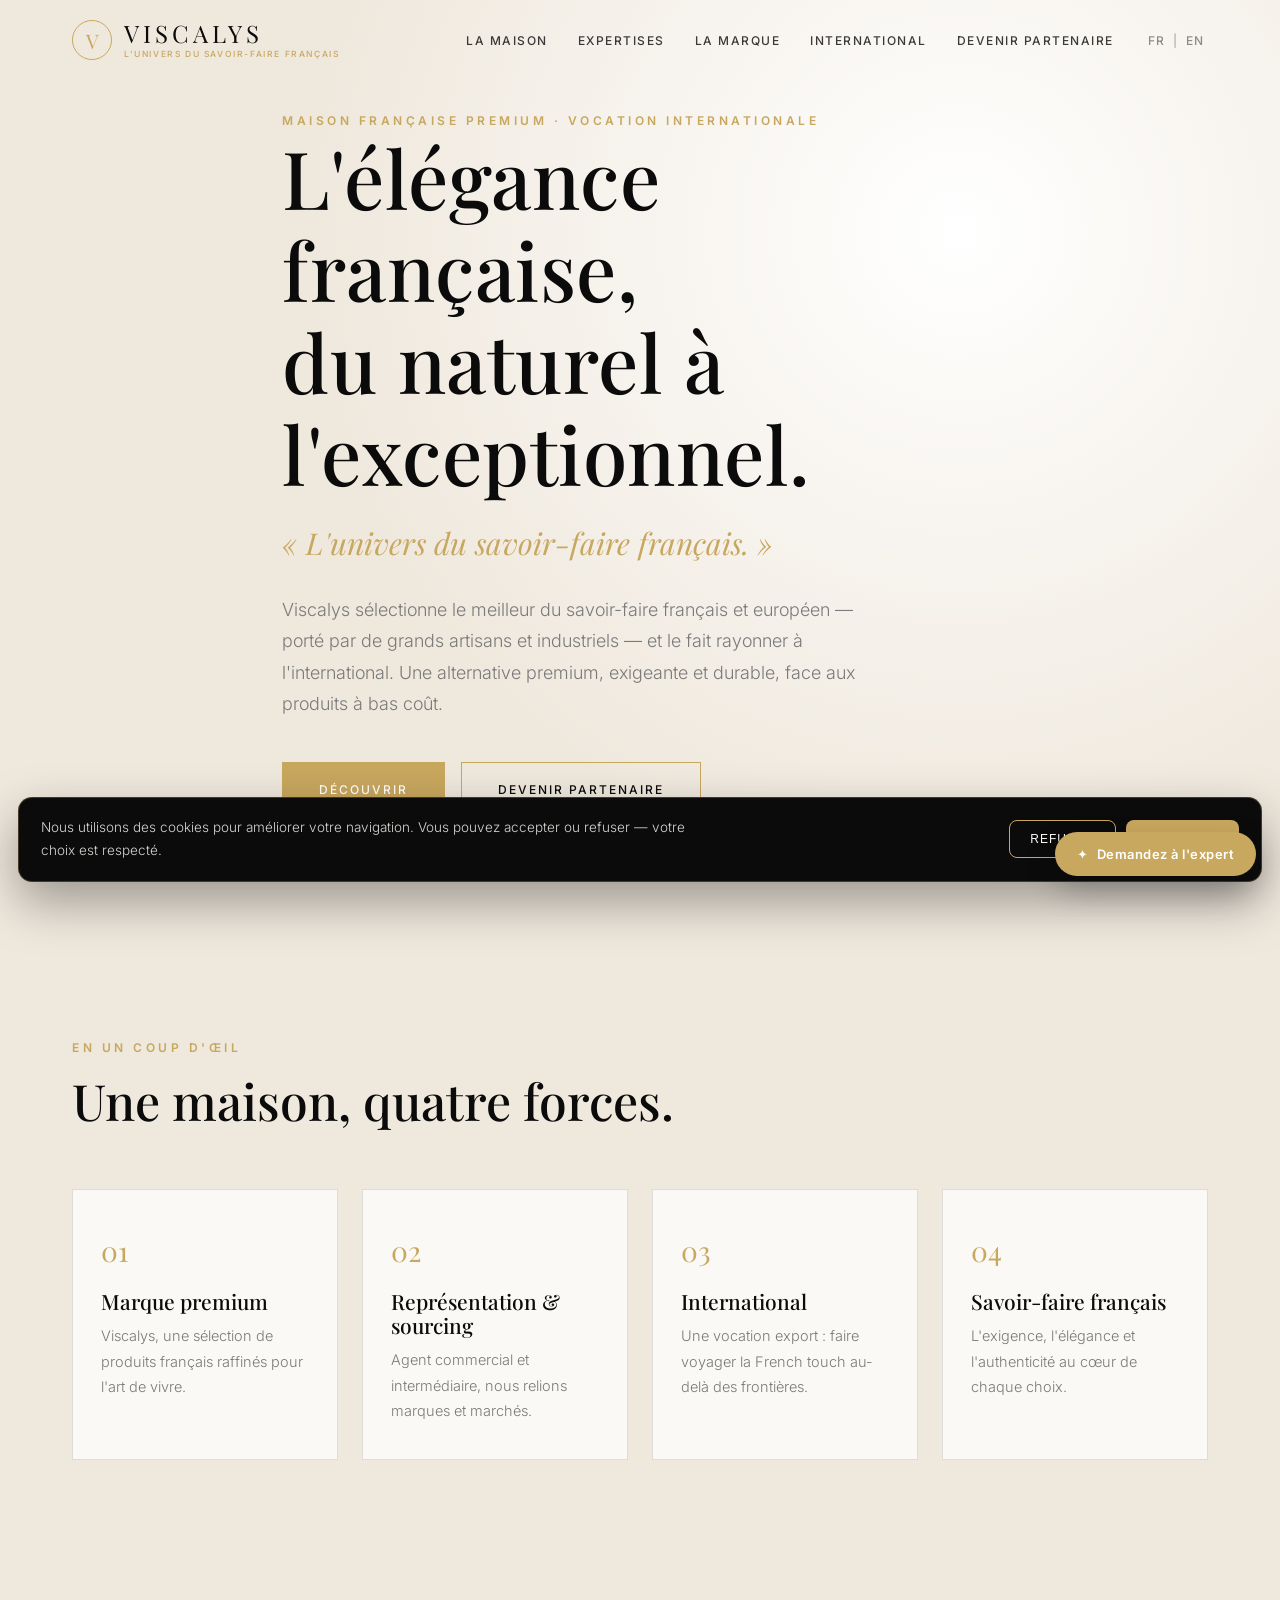
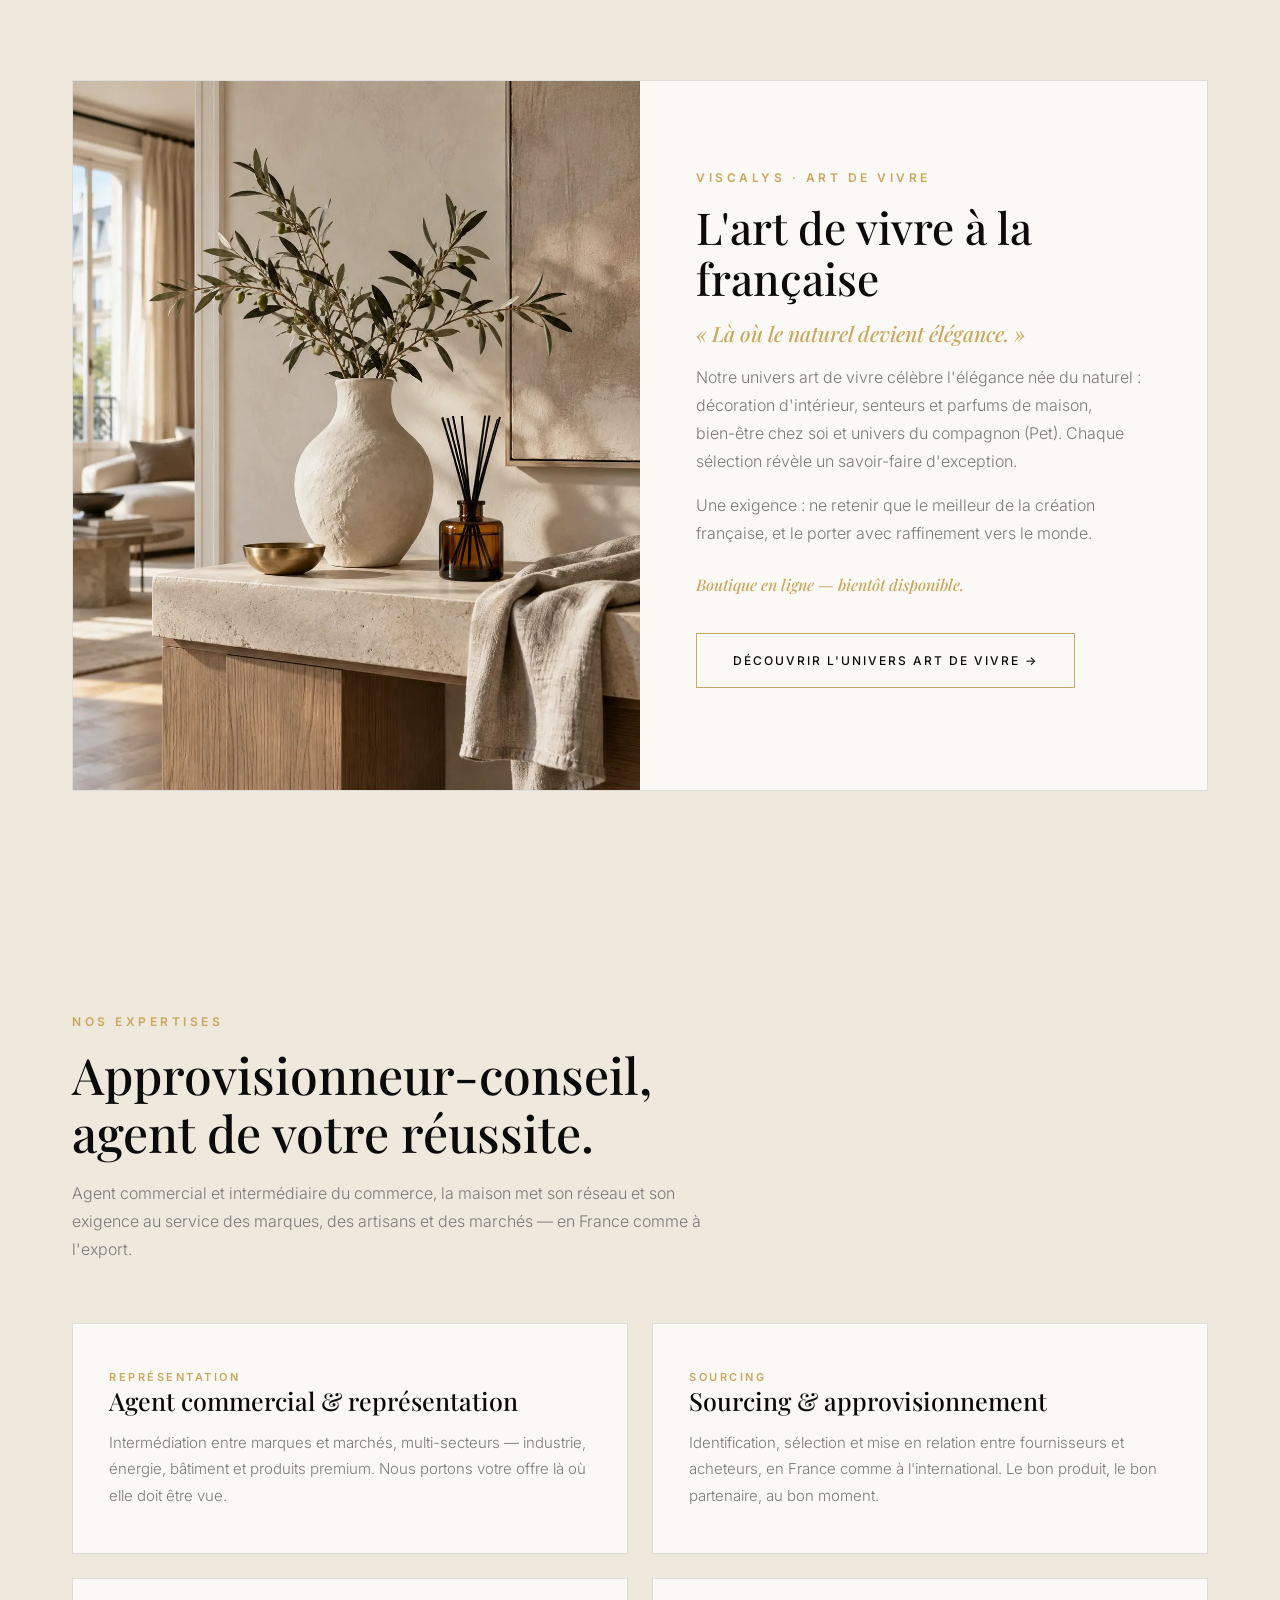
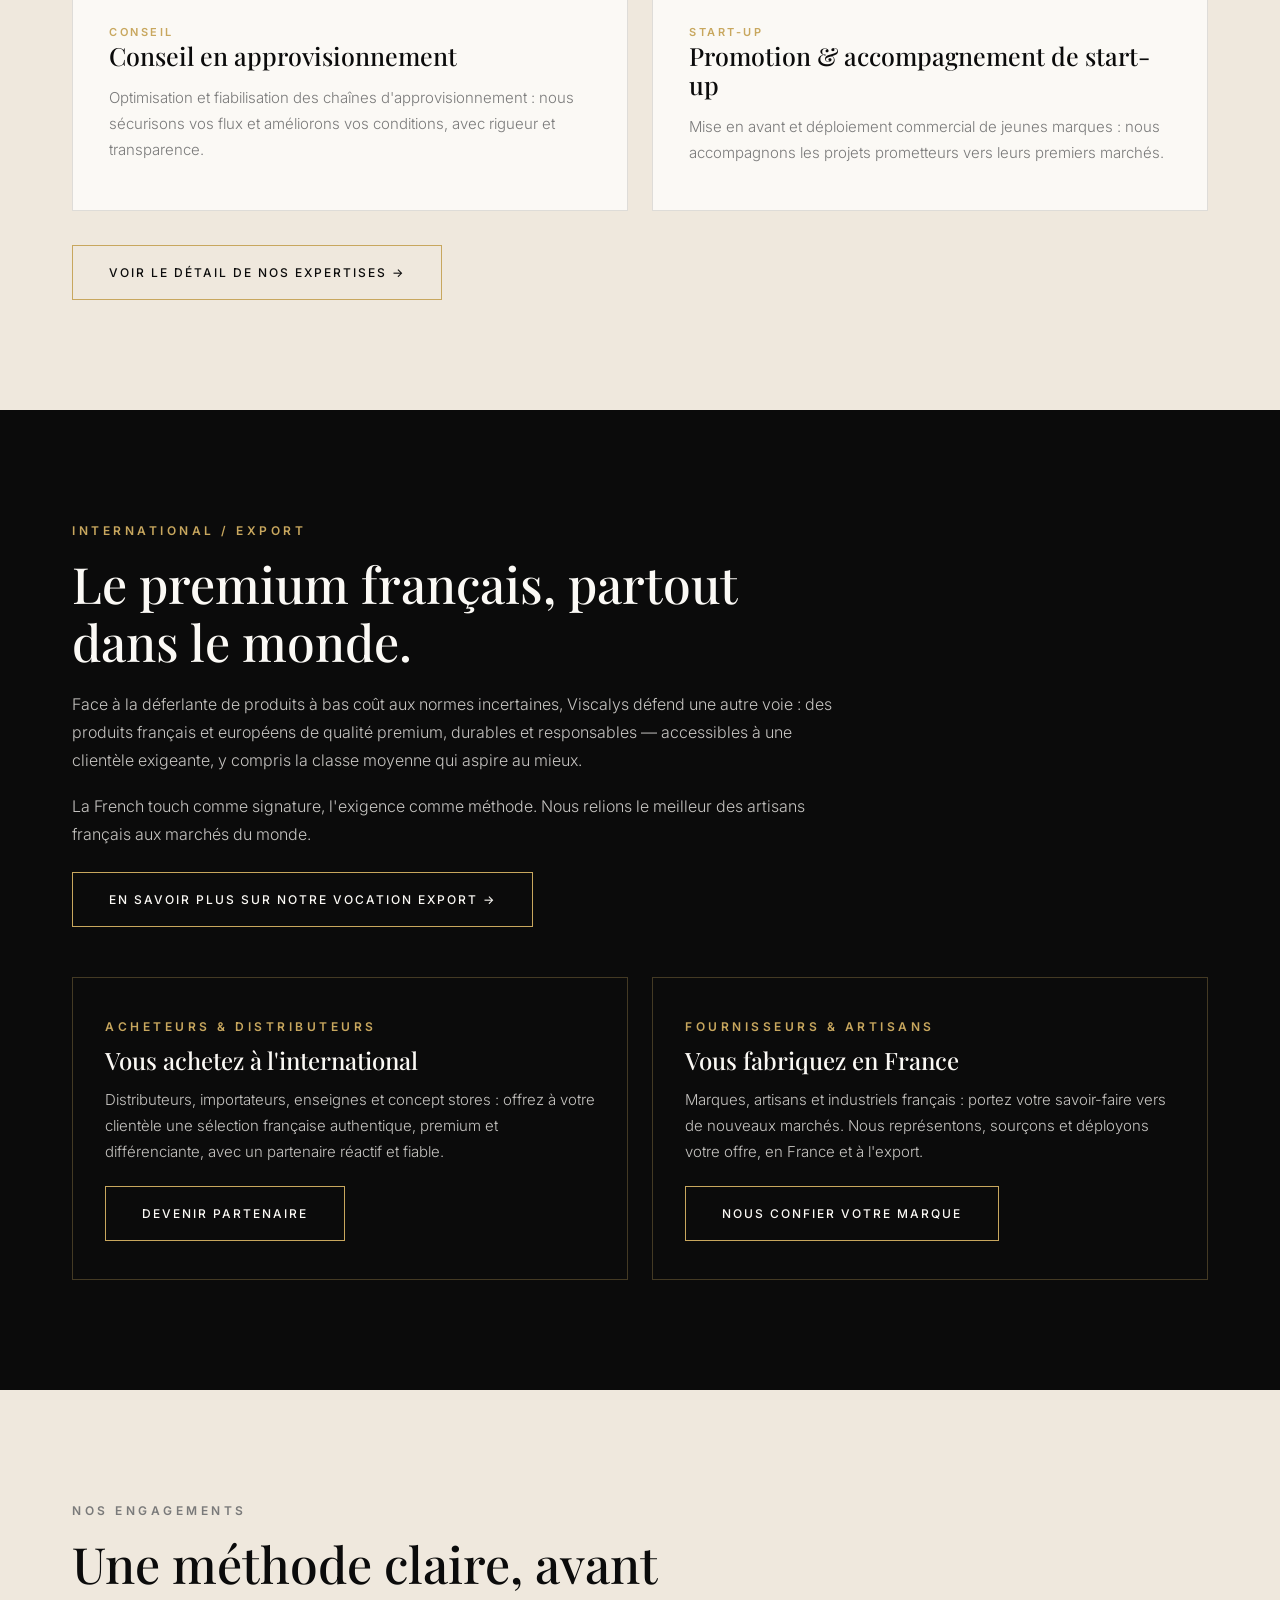
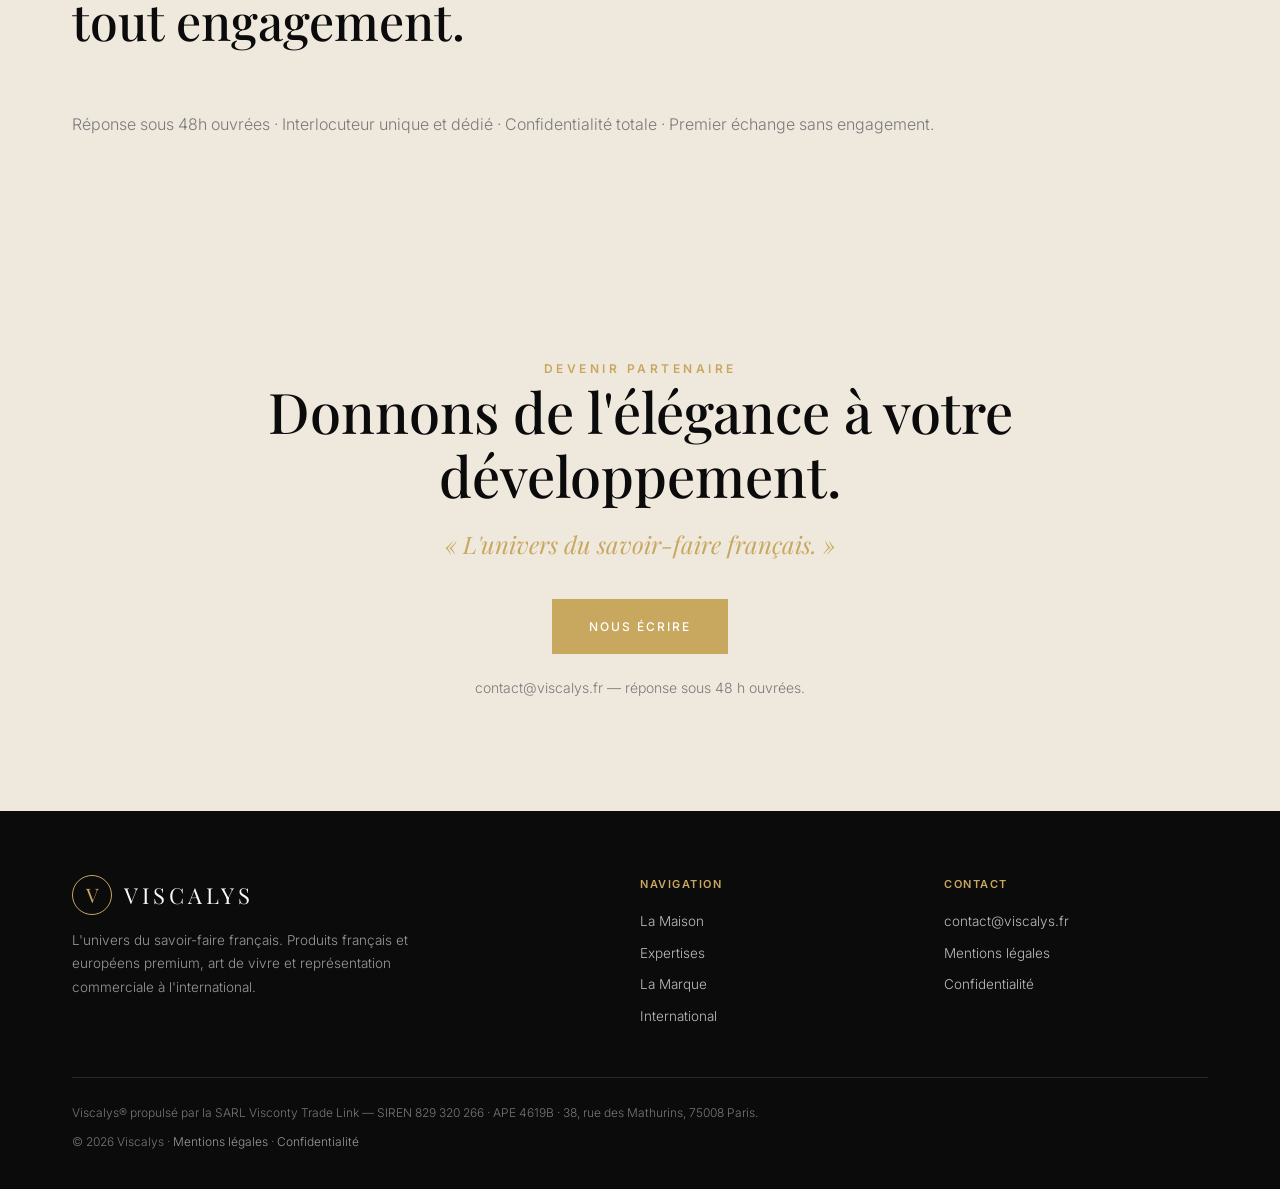
<file: index.html>
<!DOCTYPE html>
<html lang="fr">
<head>
<meta charset="UTF-8">
<meta name="viewport" content="width=device-width, initial-scale=1.0">
<title>Viscalys — L'univers du savoir-faire français</title>
<meta name="description" content="Viscalys, marque premium de Visconty Trade Link : produits français premium, art de vivre, représentation commerciale et sourcing à l'international.">
<link rel="canonical" href="https://www.viscalys.fr/">
<link rel="alternate" hreflang="fr" href="https://www.viscalys.fr/">
<link rel="alternate" hreflang="en" href="https://www.viscalys.fr/en/">
<link rel="alternate" hreflang="x-default" href="https://www.viscalys.fr/">
<meta property="og:type" content="website">
<meta property="og:site_name" content="Viscalys">
<meta property="og:locale" content="fr_FR">
<meta property="og:locale:alternate" content="en_US">
<meta property="og:url" content="https://www.viscalys.fr/">
<meta property="og:title" content="Viscalys — L'univers du savoir-faire français">
<meta property="og:description" content="Viscalys, marque premium de Visconty Trade Link : produits français premium, art de vivre, représentation commerciale et sourcing à l'international.">
<meta name="twitter:card" content="summary">
<meta name="twitter:title" content="Viscalys — L'univers du savoir-faire français">
<meta name="twitter:description" content="Viscalys, marque premium de Visconty Trade Link : produits français premium, art de vivre, représentation commerciale et sourcing à l'international.">
<script type="application/ld+json">
{
  "@context":"https://schema.org",
  "@type":"Organization",
  "name":"Viscalys",
  "legalName":"Visconty Trade Link",
  "url":"https://viscalys.fr",
  "email":"contact@viscalys.fr",
  "slogan":"L'univers du savoir-faire français",
  "description":"Maison française premium : produits français et européens premium, art de vivre, représentation commerciale et sourcing à l'international.",
  "address":{"@type":"PostalAddress","streetAddress":"38 rue des Mathurins","postalCode":"75008","addressLocality":"Paris","addressCountry":"FR"}
}
</script>
<link rel="preconnect" href="https://fonts.googleapis.com">
<link rel="preconnect" href="https://fonts.gstatic.com" crossorigin>
<link href="https://fonts.googleapis.com/css2?family=Playfair+Display:ital,wght@0,400;0,500;0,600;1,400;1,500&family=Inter:wght@300;400;500;600&display=swap" rel="stylesheet">
<style>
  :root{
    --black:#0B0B0B; --gold:#C8A75E; --beige:#EFE8DD; --grey:#7A7A7A;
    --cream:#FBF9F5; --line:rgba(11,11,11,.12); --gold-soft:rgba(200,167,94,.30);
    --serif:"Playfair Display",Georgia,serif;
    --sans:"Inter",system-ui,sans-serif;
  }
  *{ box-sizing:border-box; margin:0; padding:0; }
  html{ scroll-behavior:smooth; }
  body{ background:var(--beige); color:var(--black); font-family:var(--sans); font-weight:300; line-height:1.75; overflow-x:hidden; }
  h1,h2,h3,.serif{ font-family:var(--serif); font-weight:500; line-height:1.15; }
  a{ color:inherit; text-decoration:none; }
  .wrap{ max-width:1200px; margin:0 auto; padding:0 32px; }
  .gold{ color:var(--gold); }
  .muted{ color:var(--grey); }
  .eyebrow{ font-size:12px; letter-spacing:3.5px; text-transform:uppercase; color:var(--gold); font-weight:600; }

  /* Header */
  header{ position:fixed; top:0; left:0; right:0; z-index:100; padding:20px 0; transition:.4s; }
  header.scrolled{ background:rgba(239,232,221,.92); backdrop-filter:blur(8px); border-bottom:1px solid var(--line); padding:12px 0; }
  .nav{ display:flex; align-items:center; justify-content:space-between; }
  .logo{ font-family:var(--serif); font-size:24px; letter-spacing:4px; text-transform:uppercase; color:var(--black); display:flex; align-items:center; gap:12px; }
  .logo .mono{ display:inline-flex; align-items:center; justify-content:center; width:40px;height:40px;border:1.5px solid var(--gold); border-radius:50%; color:var(--gold); font-size:20px; letter-spacing:0; }
  .logo .logo-txt{ display:flex; flex-direction:column; line-height:1; }
  .logo .logo-txt small{ font-family:var(--sans); font-size:8.5px; letter-spacing:1.6px; text-transform:uppercase; color:var(--gold); margin-top:5px; font-weight:500; }
  .menu{ display:flex; gap:30px; align-items:center; font-size:12px; letter-spacing:1.5px; text-transform:uppercase; font-weight:500; }
  .menu a{ color:var(--black); opacity:.8; transition:.3s; } .menu a:hover{ opacity:1; color:var(--gold); }
  .lang{ display:flex; gap:4px; align-items:center; }
  .lang a,.lang span.active{ background:none; border:none; color:var(--black); opacity:.45; cursor:pointer; font-family:var(--sans); font-size:12px; letter-spacing:1px; font-weight:500; padding:4px; }
  .lang .active{ opacity:1; color:var(--gold); }
  .lang a:hover{ opacity:1; }
  .burger{ display:none; background:none;border:none;color:var(--black);font-size:24px;cursor:pointer; }

  /* Hero */
  .hero{ min-height:100vh; display:flex; align-items:center; position:relative;
    background:radial-gradient(circle at 75% 25%, #fff 0%, var(--beige) 55%); }
  .hero-inner{ position:relative; z-index:2; max-width:780px; }
  .badge-logo{ width:260px; height:260px; border-radius:50%;
    background:linear-gradient(135deg,#e0c894 0%, var(--gold) 45%, #b6924a 100%);
    display:flex; flex-direction:column; align-items:center; justify-content:center; text-align:center;
    margin:0 auto; box-shadow:0 20px 45px rgba(11,11,11,.35); border:1px solid rgba(11,11,11,.12); }
  .badge-logo .name{ font-family:var(--serif); color:var(--black); font-size:42px; letter-spacing:1px; line-height:1; font-weight:600; }
  .badge-logo .rule{ width:56px; height:1px; background:rgba(11,11,11,.45); margin:12px 0; }
  .badge-logo .tag{ font-family:var(--sans); color:var(--black); font-size:11px; letter-spacing:1.5px; text-transform:uppercase; max-width:180px; line-height:1.6; font-weight:500; }
  .hero h1{ font-size:clamp(40px,7vw,80px); font-weight:500; letter-spacing:.5px; color:var(--black); }
  .hero .slogan{ font-family:var(--serif); font-style:italic; font-size:clamp(20px,3vw,30px); color:var(--gold); margin:18px 0 24px; }
  .hero p.lead{ font-size:18px; max-width:580px; color:var(--grey); font-weight:300; }
  .cta-row{ display:flex; gap:16px; margin-top:42px; flex-wrap:wrap; }
  .btn{ font-family:var(--sans); font-size:12px; letter-spacing:2px; text-transform:uppercase; font-weight:500; padding:16px 36px; border:1.5px solid var(--gold); cursor:pointer; transition:.35s; display:inline-block; }
  .btn-primary{ background:var(--gold); color:#fff; }
  .btn-primary:hover{ background:transparent; color:var(--black); }
  .btn-ghost{ color:var(--black); } .btn-ghost:hover{ background:var(--gold); color:#fff; }
  .btn-light{ color:var(--cream); border-color:var(--gold); } .btn-light:hover{ background:var(--gold); color:var(--black); }

  /* Sections */
  section{ padding:110px 0; }
  .sec-head{ max-width:660px; margin-bottom:60px; }
  .sec-head h2{ font-size:clamp(30px,4.5vw,50px); margin:14px 0 18px; color:var(--black); }
  .sec-head p{ color:var(--grey); }

  /* Piliers */
  .pillars{ display:grid; grid-template-columns:repeat(4,1fr); gap:24px; }
  .pillar{ background:var(--cream); border:1px solid var(--line); padding:36px 28px; transition:.4s; display:block; }
  .pillar:hover{ border-color:var(--gold); transform:translateY(-6px); box-shadow:0 20px 40px rgba(11,11,11,.06); }
  .pillar .n{ font-family:var(--serif); font-size:28px; color:var(--gold); }
  .pillar h3{ font-size:21px; margin:14px 0 10px; }
  .pillar p{ font-size:14.5px; color:var(--grey); }

  /* Marque split */
  .split{ display:grid; grid-template-columns:1fr 1fr; align-items:stretch; border:1px solid var(--line); background:var(--cream); }
  .split .visual{ background:linear-gradient(150deg,#15130f,var(--black)); min-height:480px; display:flex; align-items:center; justify-content:center; }
  .split .visual .ph{ font-family:var(--serif); font-style:italic; color:var(--gold); opacity:.75; font-size:20px; text-align:center; padding:30px; }
  /* Visuel Art de vivre */
  .split .visual-art-vivre{ min-height:480px; overflow:hidden; background:#e9dfd1; padding:0; display:block; }
  .split .visual-art-vivre img{ display:block; width:100%; height:100%; min-height:480px; object-fit:cover; object-position:center center; }
  @media (max-width:768px){
    .split .visual-art-vivre{ min-height:430px; }
    .split .visual-art-vivre img{ min-height:430px; object-position:center center; }
  }
  .split .txt{ padding:64px 56px; display:flex; flex-direction:column; justify-content:center; }
  .split .txt h2{ font-size:clamp(28px,3.5vw,44px); margin:14px 0 18px; }
  .split .txt p{ color:var(--grey); margin-bottom:16px; }

  /* Expertises */
  .exp{ display:grid; grid-template-columns:repeat(2,1fr); gap:24px; }
  .exp .card{ background:var(--cream); border:1px solid var(--line); padding:44px 36px; transition:.4s; }
  .exp .card:hover{ border-color:var(--gold); box-shadow:0 20px 40px rgba(11,11,11,.06); }
  .exp .card h3{ font-size:25px; margin-bottom:14px; }
  .exp .card p{ font-size:15px; color:var(--grey); }
  .exp .card .tag{ font-size:11px; letter-spacing:2.5px; text-transform:uppercase; color:var(--gold); font-weight:600; }

  /* International — section sombre (contraste premium) */
  .intl{ background:var(--black); color:var(--cream); }
  .intl .eyebrow{ color:var(--gold); }
  .intl .lead-wrap{ max-width:760px; }
  .intl h2{ font-size:clamp(30px,4.5vw,50px); margin:14px 0 20px; color:var(--cream); }
  .intl p{ color:rgba(251,249,245,.78); margin-bottom:18px; }
  .audiences{ display:grid; grid-template-columns:1fr 1fr; gap:24px; margin-top:50px; }
  .audiences .ac{ border:1px solid var(--gold-soft); padding:38px 32px; transition:.4s; }
  .audiences .ac:hover{ border-color:var(--gold); background:rgba(200,167,94,.05); }
  .audiences .ac h3{ font-size:24px; color:var(--cream); margin:10px 0 12px; }
  .audiences .ac p{ color:rgba(251,249,245,.78); margin-bottom:20px; font-size:15px; }

  /* CTA final */
  .final{ text-align:center; }
  .final h2{ font-size:clamp(32px,5vw,56px); color:var(--black); }
  .final .slogan{ font-family:var(--serif); font-style:italic; color:var(--gold); font-size:24px; margin:16px 0 34px; }

  /* Footer */
  footer{ background:var(--black); color:var(--cream); padding:64px 0 36px; font-size:13.5px; }
  .foot-grid{ display:grid; grid-template-columns:2fr 1fr 1fr; gap:40px; margin-bottom:40px; }
  footer .logo{ color:var(--cream); }
  footer h4{ font-family:var(--sans); font-weight:600; letter-spacing:1.5px; text-transform:uppercase; font-size:11px; color:var(--gold); margin-bottom:16px; }
  footer a{ color:rgba(251,249,245,.75); display:block; margin-bottom:8px; } footer a:hover{ color:var(--gold); }
  footer p{ color:rgba(251,249,245,.6); }
  .legal{ color:rgba(251,249,245,.45); font-size:12px; line-height:1.8; border-top:1px solid rgba(251,249,245,.12); padding-top:24px; }

  /* Reveal */
  .reveal{ opacity:0; transform:translateY(28px); transition:.9s cubic-bezier(.2,.7,.2,1); }
  .reveal.in{ opacity:1; transform:none; }

  /* Langue gérée en JS : remplacement du texte via data-fr/data-en. */

  @media(max-width:900px){
    .pillars{ grid-template-columns:repeat(2,1fr); }
    .split,.exp,.audiences{ grid-template-columns:1fr; }
    .foot-grid{ grid-template-columns:1fr; }
    .menu{ display:none; }
    .burger{ display:block; }
    .menu.open{ display:flex; position:absolute; top:62px; left:0; right:0; flex-direction:column; background:rgba(239,232,221,.98); padding:24px 32px; gap:18px; border-bottom:1px solid var(--line); }
  }
</style>
  <noscript><style>.reveal{opacity:1!important;transform:none!important}</style></noscript>
</head>
<body>

<header id="hdr">
  <div class="wrap nav">
    <a class="logo" href="#"><span class="mono">V</span><span class="logo-txt">Viscalys<small data-fr="L'univers du savoir-faire français" data-en="The world of French savoir-faire">L'univers du savoir-faire français</small></span></a>
    <nav class="menu" id="menu">
      <a href="maison.html" data-fr="La Maison" data-en="The House">La Maison</a>
      <a href="#expertises" data-fr="Expertises" data-en="Expertise">Expertises</a>
      <a href="#marque" data-fr="La Marque" data-en="The Brand">La Marque</a>
      <a href="#international" data-fr="International" data-en="International">International</a>
      <a href="#contact" data-fr="Devenir partenaire" data-en="Become a partner">Devenir partenaire</a>
      <span class="lang">
        <span class="active" data-l="fr">FR</span><span style="opacity:.3">|</span><a href="en/index.html" data-l="en">EN</a>
      </span>
    </nav>
    <button class="burger" onclick="document.getElementById('menu').classList.toggle('open')">☰</button>
  </div>
</header>

<!-- HERO -->
<section class="hero">
  <div class="wrap hero-inner">
    <div class="eyebrow" data-fr="Maison française premium · Vocation internationale" data-en="Premium French house · International vocation">Maison française premium · Vocation internationale</div>
    <h1 data-fr="L'élégance française,<br>du naturel à l'exceptionnel." data-en="French elegance,<br>from the natural to the exceptional.">L'élégance française,<br>du naturel à l'exceptionnel.</h1>
    <div class="slogan" data-fr="« L'univers du savoir-faire français. »" data-en="“The world of French savoir-faire.”">« L'univers du savoir-faire français. »</div>
    <p class="lead" data-fr="Viscalys sélectionne le meilleur du savoir-faire français et européen — porté par de grands artisans et industriels — et le fait rayonner à l'international. Une alternative premium, exigeante et durable, face aux produits à bas coût." data-en="Viscalys curates the finest French and European craftsmanship — created by leading artisans and manufacturers — and champions it worldwide. A premium, demanding and lasting alternative to low-cost goods.">Viscalys sélectionne le meilleur du savoir-faire français et européen — porté par de grands artisans et industriels — et le fait rayonner à l'international. Une alternative premium, exigeante et durable, face aux produits à bas coût.</p>
    <div class="cta-row">
      <a class="btn btn-primary" href="#marque" data-fr="Découvrir" data-en="Discover">Découvrir</a>
      <a class="btn btn-ghost" href="#contact" data-fr="Devenir partenaire" data-en="Become a partner">Devenir partenaire</a>
    </div>
  </div>
</section>

<!-- PILIERS -->
<section>
  <div class="wrap">
    <div class="sec-head reveal">
      <div class="eyebrow" data-fr="En un coup d'œil" data-en="At a glance">En un coup d'œil</div>
      <h2 data-fr="Une maison, quatre forces." data-en="One house, four strengths.">Une maison, quatre forces.</h2>
    </div>
    <div class="pillars">
      <a class="pillar reveal" href="art-de-vivre.html"><div class="n">01</div><h3 data-fr="Marque premium" data-en="Premium brand">Marque premium</h3><p data-fr="Viscalys, une sélection de produits français raffinés pour l'art de vivre." data-en="Viscalys, a curation of refined French products for the art of living.">Viscalys, une sélection de produits français raffinés pour l'art de vivre.</p></a>
      <a class="pillar reveal" href="expertises.html"><div class="n">02</div><h3 data-fr="Représentation & sourcing" data-en="Representation & sourcing">Représentation & sourcing</h3><p data-fr="Agent commercial et intermédiaire, nous relions marques et marchés." data-en="As commercial agent and intermediary, we connect brands and markets.">Agent commercial et intermédiaire, nous relions marques et marchés.</p></a>
      <a class="pillar reveal" href="international.html"><div class="n">03</div><h3 data-fr="International" data-en="International">International</h3><p data-fr="Une vocation export : faire voyager la French touch au-delà des frontières." data-en="An export vocation: carrying the French touch beyond borders.">Une vocation export : faire voyager la French touch au-delà des frontières.</p></a>
      <a class="pillar reveal" href="maison.html"><div class="n">04</div><h3 data-fr="Savoir-faire français" data-en="French savoir-faire">Savoir-faire français</h3><p data-fr="L'exigence, l'élégance et l'authenticité au cœur de chaque choix." data-en="Excellence, elegance and authenticity at the heart of every choice.">L'exigence, l'élégance et l'authenticité au cœur de chaque choix.</p></a>
    </div>
  </div>
</section>

<!-- MARQUE -->
<section id="marque">
  <div class="wrap">
    <div class="split reveal">
      <div class="visual visual-art-vivre">
        <img
          src="images/viscalys-art-de-vivre.webp"
          alt="Art de vivre à la française — décoration naturelle et élégante VISCALYS"
          width="1120"
          height="1400"
          loading="lazy"
          decoding="async"
        >
      </div>
      <div class="txt">
        <div class="eyebrow" data-fr="Viscalys · Art de vivre" data-en="Viscalys · Art of living">Viscalys · Art de vivre</div>
        <h2 data-fr="L'art de vivre à la française" data-en="The French art of living">L'art de vivre à la française</h2>
        <p class="serif" style="font-style:italic; color:var(--gold); font-size:21px; margin-bottom:18px" data-fr="« Là où le naturel devient élégance. »" data-en="“Where the natural becomes elegance.”">« Là où le naturel devient élégance. »</p>
        <p data-fr="Notre univers art de vivre célèbre l'élégance née du naturel : décoration d'intérieur, senteurs et parfums de maison, bien-être chez soi et univers du compagnon (Pet). Chaque sélection révèle un savoir-faire d'exception." data-en="Our art-of-living world celebrates the elegance born from the natural: interior décor, home fragrance, well-being at home and the pet universe. Every selection reveals exceptional craftsmanship.">Notre univers art de vivre célèbre l'élégance née du naturel : décoration d'intérieur, senteurs et parfums de maison, bien-être chez soi et univers du compagnon (Pet). Chaque sélection révèle un savoir-faire d'exception.</p>
        <p data-fr="Une exigence : ne retenir que le meilleur de la création française, et le porter avec raffinement vers le monde." data-en="One standard: to retain only the finest of French creation, and carry it with refinement to the world.">Une exigence : ne retenir que le meilleur de la création française, et le porter avec raffinement vers le monde.</p>
        <p style="margin-top:8px"><span class="gold serif" style="font-style:italic" data-fr="Boutique en ligne — bientôt disponible." data-en="Online boutique — coming soon.">Boutique en ligne — bientôt disponible.</span></p>
        <p style="margin-top:18px"><a class="btn btn-ghost" href="art-de-vivre.html" data-fr="Découvrir l'univers Art de vivre →" data-en="Discover the Art of living universe →">Découvrir l'univers Art de vivre →</a></p>
      </div>
    </div>
  </div>
</section>

<!-- EXPERTISES -->
<section id="expertises">
  <div class="wrap">
    <div class="sec-head reveal">
      <div class="eyebrow" data-fr="Nos expertises" data-en="Our expertise">Nos expertises</div>
      <h2 data-fr="Approvisionneur-conseil, agent de votre réussite." data-en="Procurement advisor, agent of your success.">Approvisionneur-conseil, agent de votre réussite.</h2>
      <p data-fr="Agent commercial et intermédiaire du commerce, la maison met son réseau et son exigence au service des marques, des artisans et des marchés — en France comme à l'export." data-en="As commercial agent and trade intermediary, the house puts its network and standards at the service of brands, artisans and markets — in France and for export.">Agent commercial et intermédiaire du commerce, la maison met son réseau et son exigence au service des marques, des artisans et des marchés — en France comme à l'export.</p>
    </div>
    <div class="exp">
      <div class="card reveal"><div class="tag" data-fr="Représentation" data-en="Representation">Représentation</div><h3 data-fr="Agent commercial & représentation" data-en="Commercial agent & representation">Agent commercial & représentation</h3><p data-fr="Intermédiation entre marques et marchés, multi-secteurs — industrie, énergie, bâtiment et produits premium. Nous portons votre offre là où elle doit être vue." data-en="Intermediation between brands and markets across sectors — industry, energy, construction and premium goods. We take your offer where it deserves to be seen.">Intermédiation entre marques et marchés, multi-secteurs — industrie, énergie, bâtiment et produits premium. Nous portons votre offre là où elle doit être vue.</p></div>
      <div class="card reveal"><div class="tag" data-fr="Sourcing" data-en="Sourcing">Sourcing</div><h3 data-fr="Sourcing & approvisionnement" data-en="Sourcing & supply">Sourcing & approvisionnement</h3><p data-fr="Identification, sélection et mise en relation entre fournisseurs et acheteurs, en France comme à l'international. Le bon produit, le bon partenaire, au bon moment." data-en="Identifying, selecting and connecting suppliers and buyers, in France and abroad. The right product, the right partner, at the right time.">Identification, sélection et mise en relation entre fournisseurs et acheteurs, en France comme à l'international. Le bon produit, le bon partenaire, au bon moment.</p></div>
      <div class="card reveal"><div class="tag" data-fr="Conseil" data-en="Advisory">Conseil</div><h3 data-fr="Conseil en approvisionnement" data-en="Procurement advisory">Conseil en approvisionnement</h3><p data-fr="Optimisation et fiabilisation des chaînes d'approvisionnement : nous sécurisons vos flux et améliorons vos conditions, avec rigueur et transparence." data-en="Optimising and securing supply chains: we safeguard your flows and improve your terms, with rigour and transparency.">Optimisation et fiabilisation des chaînes d'approvisionnement : nous sécurisons vos flux et améliorons vos conditions, avec rigueur et transparence.</p></div>
      <div class="card reveal"><div class="tag" data-fr="Start-up" data-en="Start-ups">Start-up</div><h3 data-fr="Promotion & accompagnement de start-up" data-en="Start-up promotion & support">Promotion & accompagnement de start-up</h3><p data-fr="Mise en avant et déploiement commercial de jeunes marques : nous accompagnons les projets prometteurs vers leurs premiers marchés." data-en="Showcasing and commercially deploying young brands: we guide promising projects toward their first markets.">Mise en avant et déploiement commercial de jeunes marques : nous accompagnons les projets prometteurs vers leurs premiers marchés.</p></div>
    </div>
    <p style="margin-top:34px"><a class="btn btn-ghost" href="expertises.html" data-fr="Voir le détail de nos expertises →" data-en="See the detail of our expertise →">Voir le détail de nos expertises →</a></p>
  </div>
</section>

<!-- INTERNATIONAL -->
<section id="international" class="intl">
  <div class="wrap">
    <div class="lead-wrap reveal">
      <div class="eyebrow" data-fr="International / Export" data-en="International / Export">International / Export</div>
      <h2 data-fr="Le premium français, partout dans le monde." data-en="French premium, everywhere in the world.">Le premium français, partout dans le monde.</h2>
      <p data-fr="Face à la déferlante de produits à bas coût aux normes incertaines, Viscalys défend une autre voie : des produits français et européens de qualité premium, durables et responsables — accessibles à une clientèle exigeante, y compris la classe moyenne qui aspire au mieux." data-en="Against the flood of low-cost goods with uncertain standards, Viscalys stands for another way: premium-quality French and European products, durable and responsible — accessible to a discerning clientele, including the middle class that aspires to better.">Face à la déferlante de produits à bas coût aux normes incertaines, Viscalys défend une autre voie : des produits français et européens de qualité premium, durables et responsables — accessibles à une clientèle exigeante, y compris la classe moyenne qui aspire au mieux.</p>
      <p data-fr="La French touch comme signature, l'exigence comme méthode. Nous relions le meilleur des artisans français aux marchés du monde." data-en="The French touch as signature, excellence as method. We connect the finest French artisans to markets worldwide.">La French touch comme signature, l'exigence comme méthode. Nous relions le meilleur des artisans français aux marchés du monde.</p>
      <p><a class="btn btn-light" href="international.html" style="margin-top:6px" data-fr="En savoir plus sur notre vocation export →" data-en="Learn more about our export vocation →">En savoir plus sur notre vocation export →</a></p>
    </div>
    <div class="audiences">
      <div class="ac reveal">
        <div class="eyebrow" data-fr="Acheteurs & distributeurs" data-en="Buyers & distributors">Acheteurs & distributeurs</div>
        <h3 data-fr="Vous achetez à l'international" data-en="You buy internationally">Vous achetez à l'international</h3>
        <p data-fr="Distributeurs, importateurs, enseignes et concept stores : offrez à votre clientèle une sélection française authentique, premium et différenciante, avec un partenaire réactif et fiable." data-en="Distributors, importers, retailers and concept stores: offer your clientele an authentic, premium and distinctive French selection, with a responsive and reliable partner.">Distributeurs, importateurs, enseignes et concept stores : offrez à votre clientèle une sélection française authentique, premium et différenciante, avec un partenaire réactif et fiable.</p>
        <a class="btn btn-light" href="#contact" data-fr="Devenir partenaire" data-en="Become a partner">Devenir partenaire</a>
      </div>
      <div class="ac reveal">
        <div class="eyebrow" data-fr="Fournisseurs & artisans" data-en="Suppliers & artisans">Fournisseurs & artisans</div>
        <h3 data-fr="Vous fabriquez en France" data-en="You manufacture in France">Vous fabriquez en France</h3>
        <p data-fr="Marques, artisans et industriels français : portez votre savoir-faire vers de nouveaux marchés. Nous représentons, sourçons et déployons votre offre, en France et à l'export." data-en="French brands, artisans and manufacturers: take your savoir-faire to new markets. We represent, source and deploy your offer, in France and abroad.">Marques, artisans et industriels français : portez votre savoir-faire vers de nouveaux marchés. Nous représentons, sourçons et déployons votre offre, en France et à l'export.</p>
        <a class="btn btn-light" href="#contact" data-fr="Nous confier votre marque" data-en="Entrust us with your brand">Nous confier votre marque</a>
      </div>
    </div>
  </div>
</section>

<section class="reveal">
<div class="wrap">
<div class="sec-head center">
<p class="eyebrow">Nos engagements</p>
<h2>Une méthode claire, avant tout engagement.</h2>
</div>
<p class="muted">Réponse sous 48h ouvrées · Interlocuteur unique et dédié · Confidentialité totale · Premier échange sans engagement.</p>
</div>
</section>

<!-- CTA FINAL -->
<section id="contact" class="final">
  <div class="wrap reveal">
    <div class="eyebrow" data-fr="Devenir partenaire" data-en="Become a partner">Devenir partenaire</div>
    <h2 data-fr="Donnons de l'élégance à votre développement." data-en="Let's bring elegance to your growth.">Donnons de l'élégance à votre développement.</h2>
    <div class="slogan" data-fr="« L'univers du savoir-faire français. »" data-en="“The world of French savoir-faire.”">« L'univers du savoir-faire français. »</div>
    <a class="btn btn-primary" href="contact.html" data-fr="Nous écrire" data-en="Contact us">Nous écrire</a>
    <p class="muted" style="margin-top:22px; font-size:14px" data-fr="contact@viscalys.fr — réponse sous 48 h ouvrées." data-en="contact@viscalys.fr — reply within 48 business hours.">contact@viscalys.fr — réponse sous 48 h ouvrées.</p>
  </div>
</section>

<!-- FOOTER -->
<footer>
  <div class="wrap">
    <div class="foot-grid">
      <div>
        <div class="logo" style="font-size:22px; margin-bottom:14px"><span class="mono">V</span> Viscalys</div>
        <p style="max-width:340px" data-fr="L'univers du savoir-faire français. Produits français et européens premium, art de vivre et représentation commerciale à l'international." data-en="The world of French savoir-faire. Premium French and European products, art of living and international commercial representation.">L'univers du savoir-faire français. Produits français et européens premium, art de vivre et représentation commerciale à l'international.</p>
      </div>
      <div>
        <h4 data-fr="Navigation" data-en="Navigation">Navigation</h4>
        <a href="maison.html" data-fr="La Maison" data-en="The House">La Maison</a>
        <a href="#expertises" data-fr="Expertises" data-en="Expertise">Expertises</a>
        <a href="#marque" data-fr="La Marque" data-en="The Brand">La Marque</a>
        <a href="#international" data-fr="International" data-en="International">International</a>
      </div>
      <div>
        <h4 data-fr="Contact" data-en="Contact">Contact</h4>
        <a href="contact.html">contact@viscalys.fr</a>
        <a href="mentions-legales.html" data-fr="Mentions légales" data-en="Legal notice">Mentions légales</a>
        <a href="confidentialite.html" data-fr="Confidentialité" data-en="Privacy">Confidentialité</a>
      </div>
    </div>
    <div class="legal">
      <span data-fr="Viscalys® propulsé par la SARL Visconty Trade Link — SIREN 829 320 266 · APE 4619B · 38, rue des Mathurins, 75008 Paris." data-en="Viscalys® powered by Visconty Trade Link (SARL) — SIREN 829 320 266 · APE 4619B · 38, rue des Mathurins, 75008 Paris.">Viscalys® propulsé par la SARL Visconty Trade Link — SIREN 829 320 266 · APE 4619B · 38, rue des Mathurins, 75008 Paris.</span>
      <span style="display:block; margin-top:8px">© <span id="yr"></span> Viscalys · <a href="mentions-legales.html" style="display:inline; opacity:.8" data-fr="Mentions légales" data-en="Legal notice">Mentions légales</a> · <a href="confidentialite.html" style="display:inline; opacity:.8" data-fr="Confidentialité" data-en="Privacy">Confidentialité</a></span>
    </div>
  </div>
</footer>

<script>
  if(!window.__origHTML) window.__origHTML = new WeakMap();
  function setLang(l){
    document.body.classList.toggle('en', l==='en');
    document.documentElement.lang = l;
    document.querySelectorAll('[data-fr]').forEach(function(el){
      if(!window.__origHTML.has(el)) window.__origHTML.set(el, el.innerHTML);
      var en = el.getAttribute('data-en');
      el.innerHTML = (l==='en' && en!=null) ? en : window.__origHTML.get(el);
    });
    try{ localStorage.setItem('viscalys_lang', l); }catch(e){}
  }
  document.getElementById('yr').textContent = new Date().getFullYear();
  const hdr=document.getElementById('hdr');
  addEventListener('scroll',()=>hdr.classList.toggle('scrolled', scrollY>40));

  const io=new IntersectionObserver((es)=>es.forEach(e=>{ if(e.isIntersecting){ e.target.classList.add('in'); io.unobserve(e.target);} }),{threshold:.15});
  document.querySelectorAll('.reveal').forEach(el=>io.observe(el));

  document.querySelectorAll('#menu a').forEach(a=>a.addEventListener('click',()=>document.getElementById('menu').classList.remove('open')));
</script>
<script src="app.js"></script>
</body>
</html>
</file>
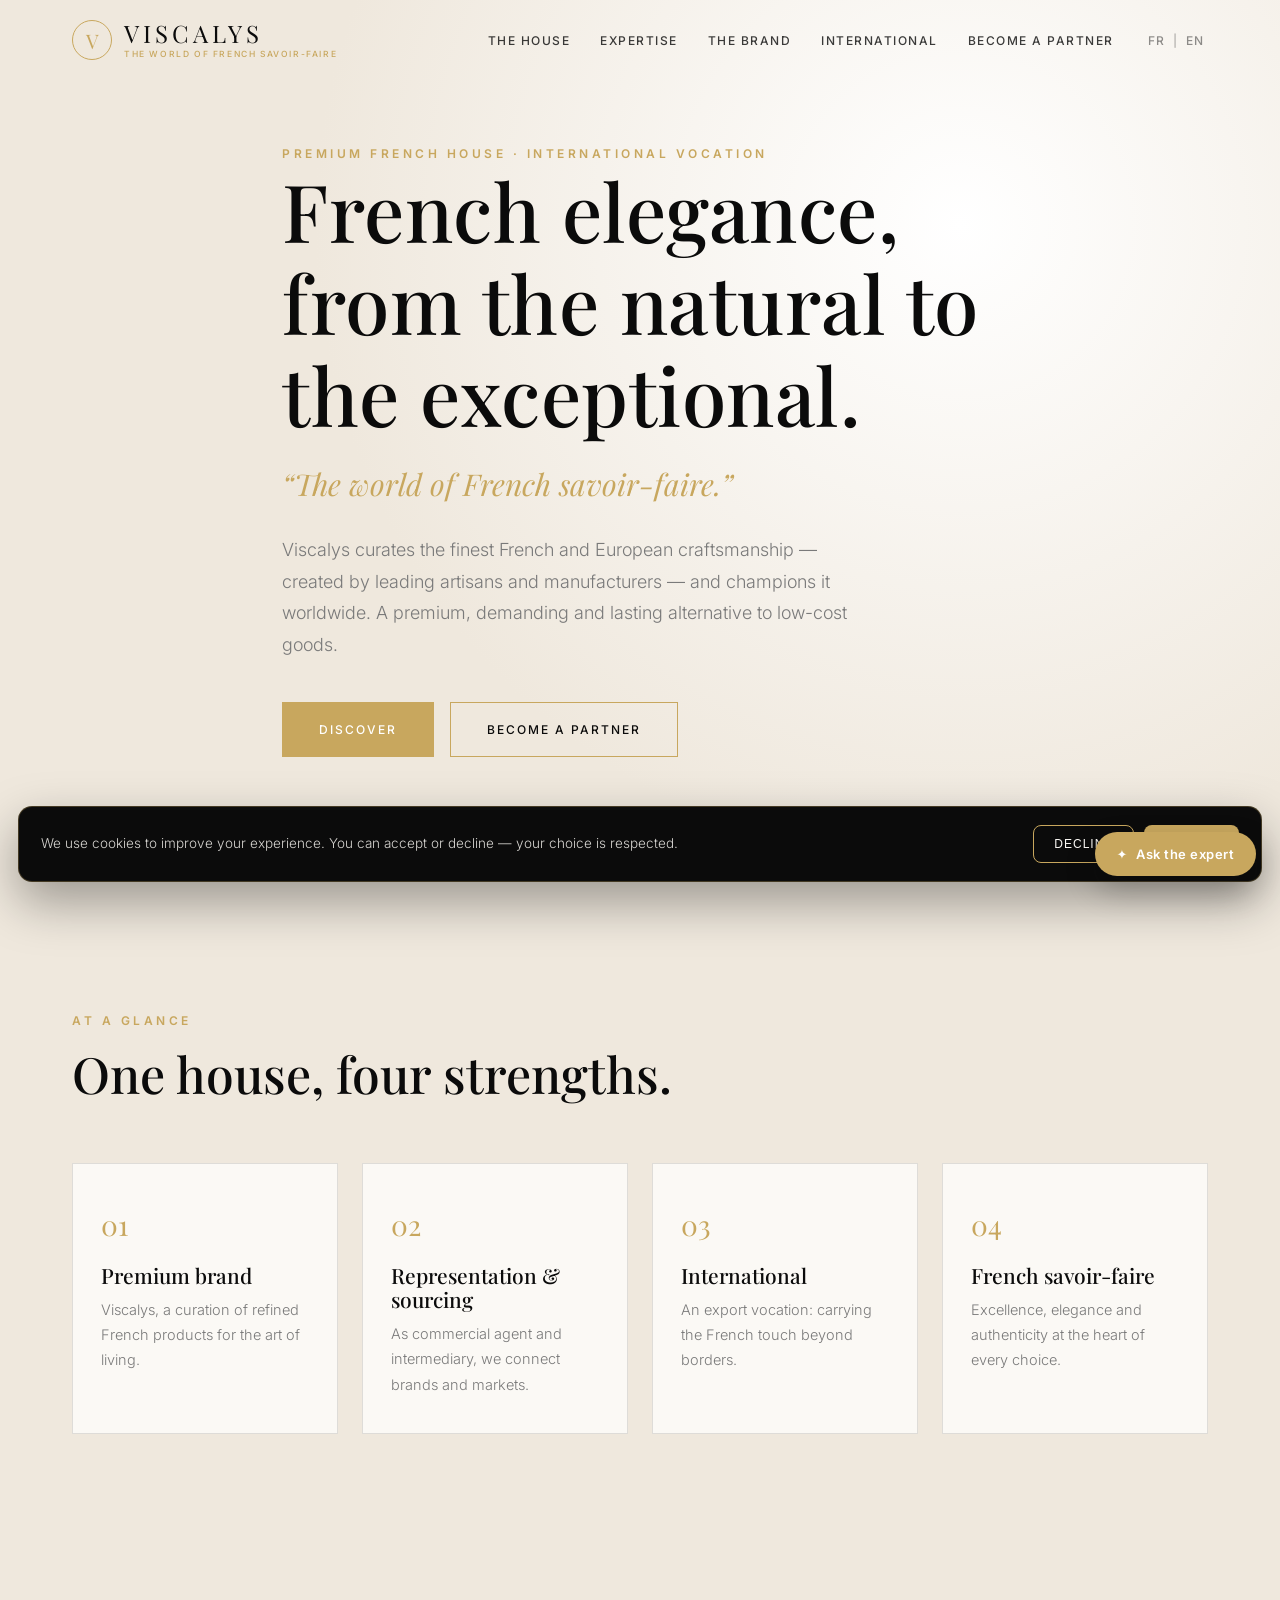
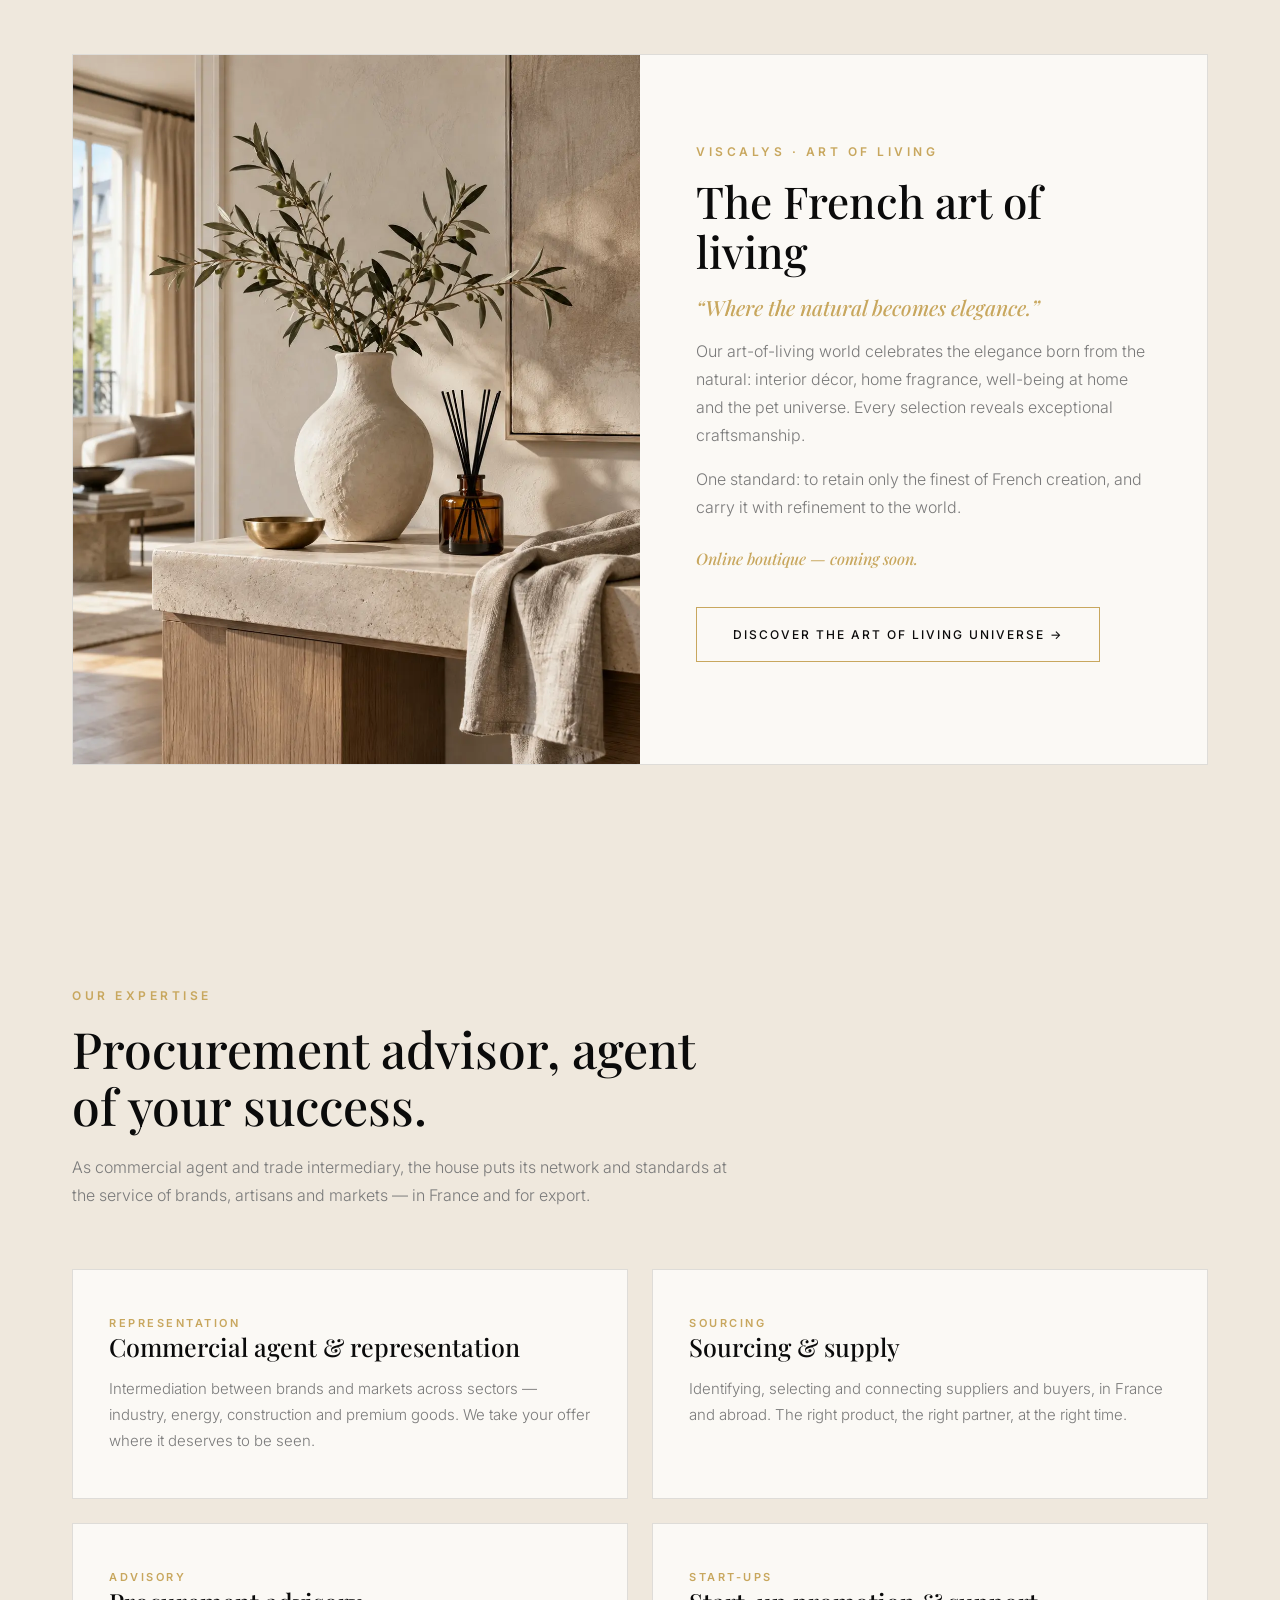
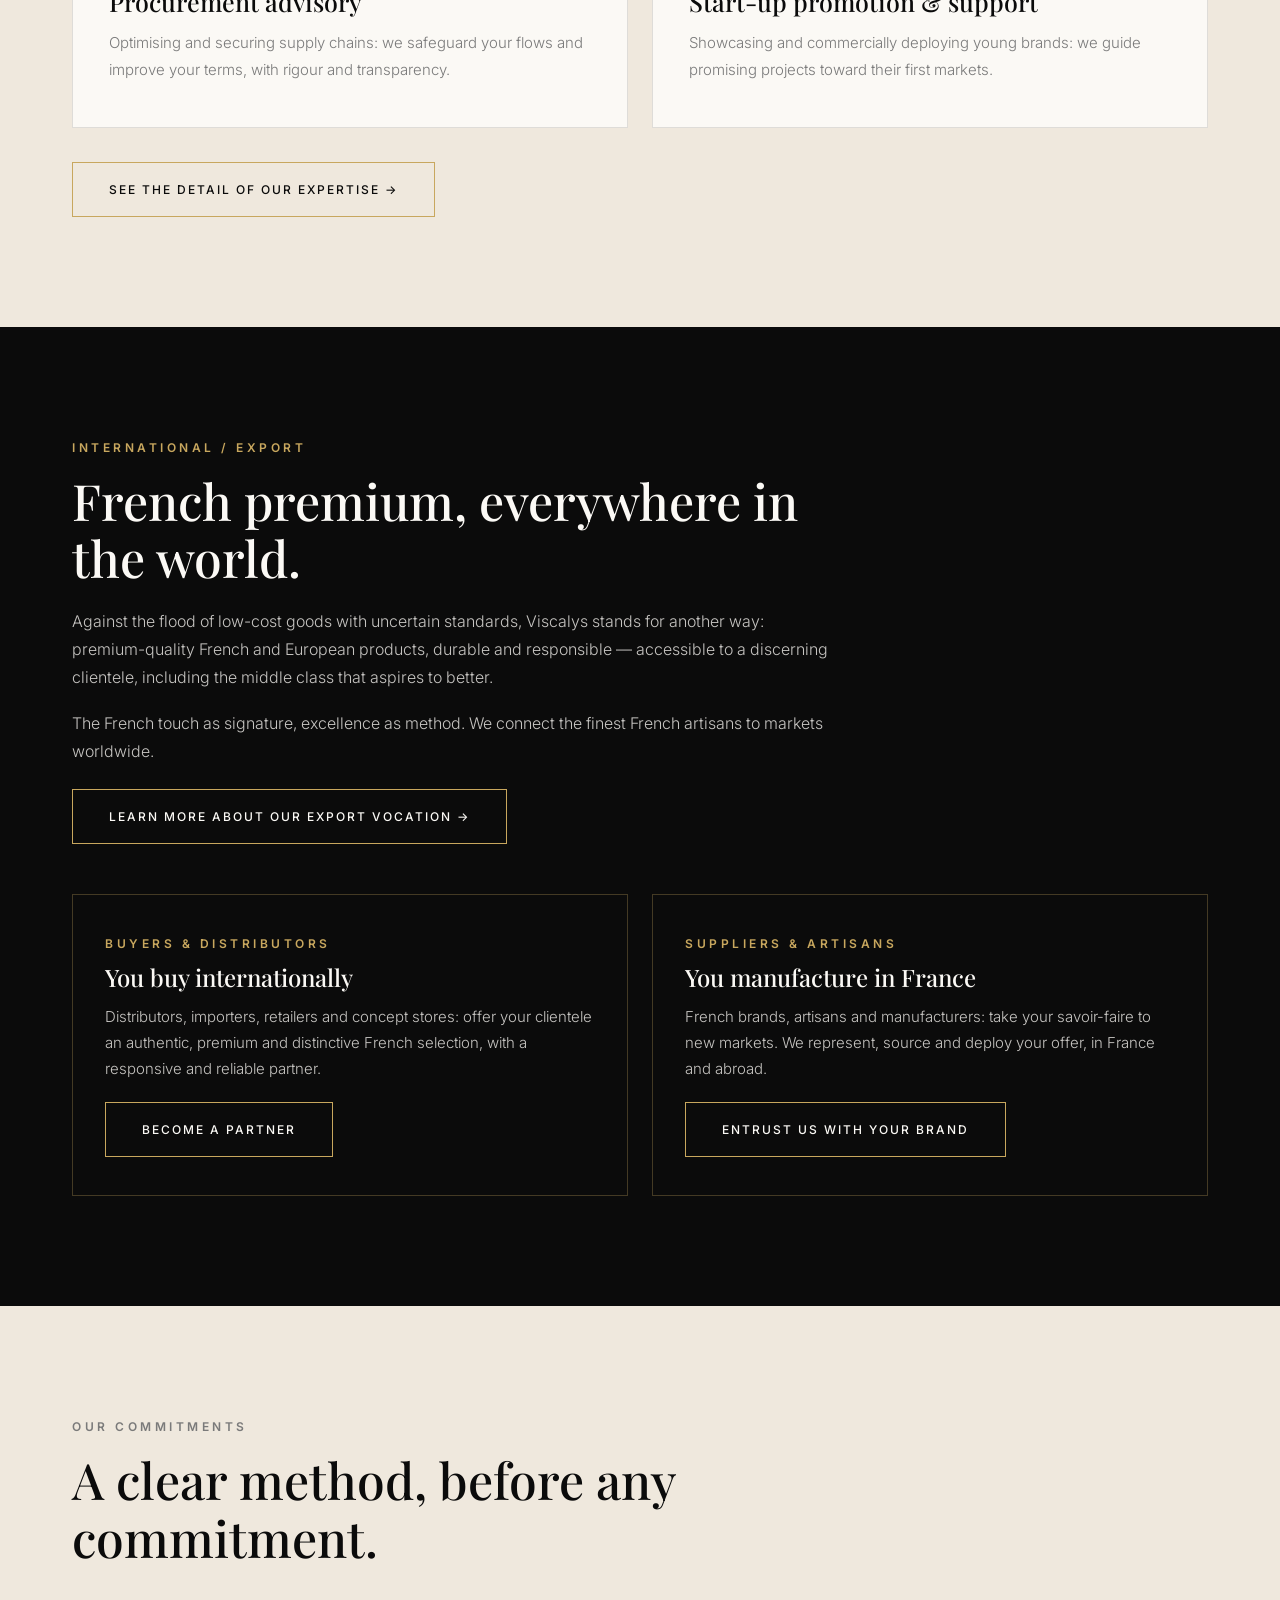
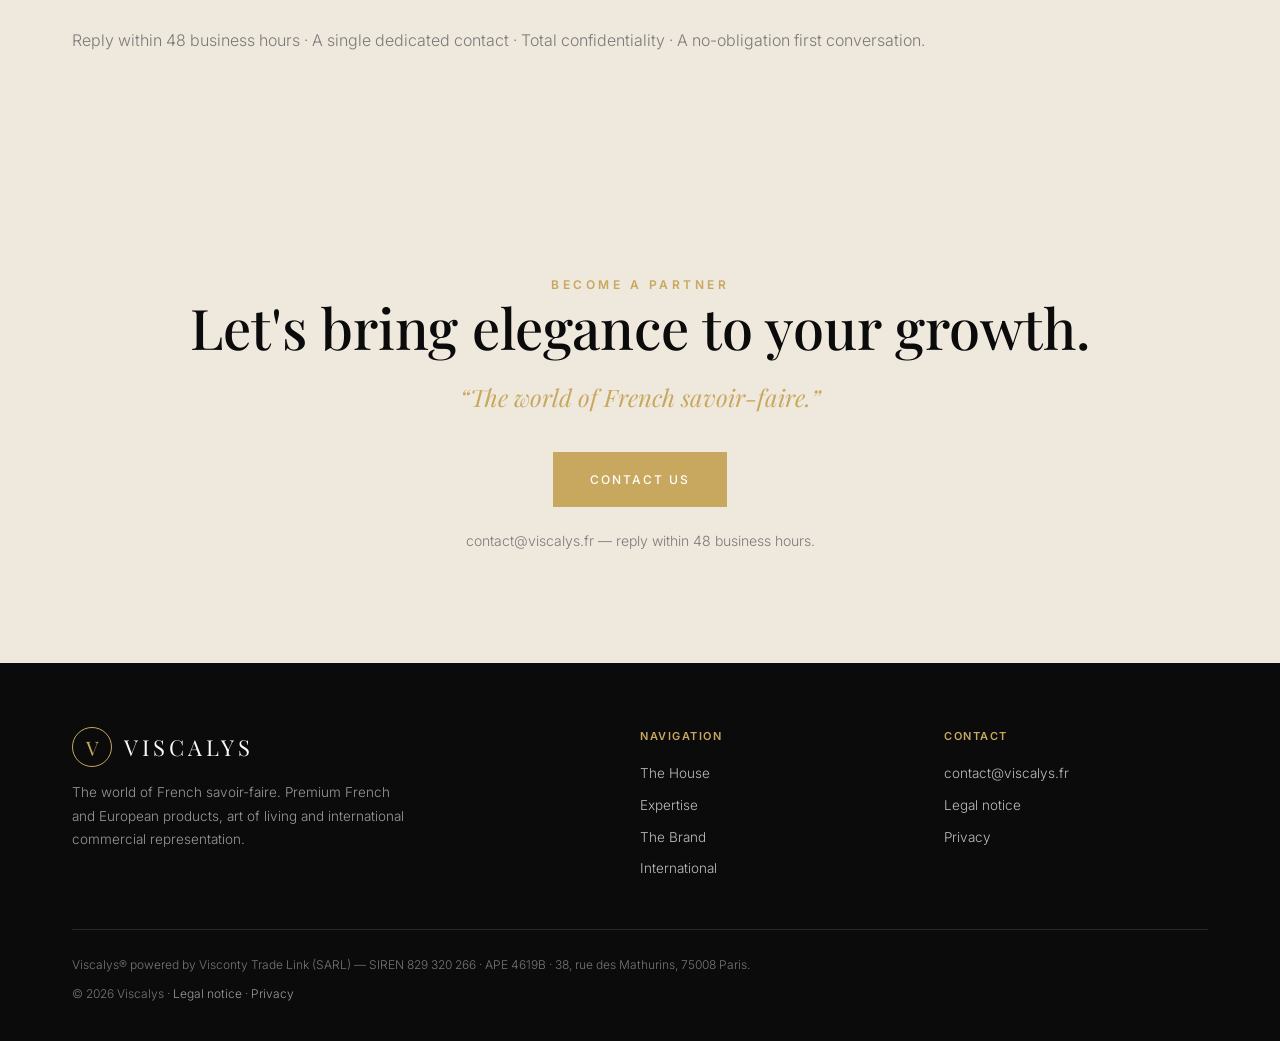
<file: en/index.html>
<!DOCTYPE html>
<html lang="en">
<head>
<meta charset="UTF-8">
<meta name="viewport" content="width=device-width, initial-scale=1.0">
<title>Viscalys — The World of French Savoir-faire</title>
<meta name="description" content="Viscalys, a premium brand by Visconty Trade Link: premium French products, art of living, commercial representation and international sourcing.">
<link rel="canonical" href="https://www.viscalys.fr/en/">
<link rel="alternate" hreflang="fr" href="https://www.viscalys.fr/">
<link rel="alternate" hreflang="en" href="https://www.viscalys.fr/en/">
<link rel="alternate" hreflang="x-default" href="https://www.viscalys.fr/">
<meta property="og:type" content="website">
<meta property="og:site_name" content="Viscalys">
<meta property="og:locale" content="en_US">
<meta property="og:locale:alternate" content="fr_FR">
<meta property="og:url" content="https://www.viscalys.fr/en/">
<meta property="og:title" content="Viscalys — The World of French Savoir-faire">
<meta property="og:description" content="Viscalys, a premium brand by Visconty Trade Link: premium French products, art of living, commercial representation and international sourcing.">
<meta name="twitter:card" content="summary">
<meta name="twitter:title" content="Viscalys — The World of French Savoir-faire">
<meta name="twitter:description" content="Viscalys, a premium brand by Visconty Trade Link: premium French products, art of living, commercial representation and international sourcing.">
<script type="application/ld+json">
{
  "@context":"https://schema.org",
  "@type":"Organization",
  "name":"Viscalys",
  "legalName":"Visconty Trade Link",
  "url":"https://viscalys.fr",
  "email":"contact@viscalys.fr",
  "slogan":"The world of French savoir-faire",
  "description":"Premium French house: premium French and European products, art of living, commercial representation and international sourcing.",
  "address":{"@type":"PostalAddress","streetAddress":"38 rue des Mathurins","postalCode":"75008","addressLocality":"Paris","addressCountry":"FR"}
}
</script>
<link rel="preconnect" href="https://fonts.googleapis.com">
<link rel="preconnect" href="https://fonts.gstatic.com" crossorigin>
<link href="https://fonts.googleapis.com/css2?family=Playfair+Display:ital,wght@0,400;0,500;0,600;1,400;1,500&family=Inter:wght@300;400;500;600&display=swap" rel="stylesheet">
<style>
  :root{
    --black:#0B0B0B; --gold:#C8A75E; --beige:#EFE8DD; --grey:#7A7A7A;
    --cream:#FBF9F5; --line:rgba(11,11,11,.12); --gold-soft:rgba(200,167,94,.30);
    --serif:"Playfair Display",Georgia,serif;
    --sans:"Inter",system-ui,sans-serif;
  }
  *{ box-sizing:border-box; margin:0; padding:0; }
  html{ scroll-behavior:smooth; }
  body{ background:var(--beige); color:var(--black); font-family:var(--sans); font-weight:300; line-height:1.75; overflow-x:hidden; }
  h1,h2,h3,.serif{ font-family:var(--serif); font-weight:500; line-height:1.15; }
  a{ color:inherit; text-decoration:none; }
  .wrap{ max-width:1200px; margin:0 auto; padding:0 32px; }
  .gold{ color:var(--gold); }
  .muted{ color:var(--grey); }
  .eyebrow{ font-size:12px; letter-spacing:3.5px; text-transform:uppercase; color:var(--gold); font-weight:600; }
  header{ position:fixed; top:0; left:0; right:0; z-index:100; padding:20px 0; transition:.4s; }
  header.scrolled{ background:rgba(239,232,221,.92); backdrop-filter:blur(8px); border-bottom:1px solid var(--line); padding:12px 0; }
  .nav{ display:flex; align-items:center; justify-content:space-between; }
  .logo{ font-family:var(--serif); font-size:24px; letter-spacing:4px; text-transform:uppercase; color:var(--black); display:flex; align-items:center; gap:12px; }
  .logo .mono{ display:inline-flex; align-items:center; justify-content:center; width:40px;height:40px;border:1.5px solid var(--gold); border-radius:50%; color:var(--gold); font-size:20px; letter-spacing:0; }
  .logo .logo-txt{ display:flex; flex-direction:column; line-height:1; }
  .logo .logo-txt small{ font-family:var(--sans); font-size:8.5px; letter-spacing:1.6px; text-transform:uppercase; color:var(--gold); margin-top:5px; font-weight:500; }
  .menu{ display:flex; gap:30px; align-items:center; font-size:12px; letter-spacing:1.5px; text-transform:uppercase; font-weight:500; }
  .menu a{ color:var(--black); opacity:.8; transition:.3s; } .menu a:hover{ opacity:1; color:var(--gold); }
  .lang{ display:flex; gap:4px; align-items:center; }
  .lang a,.lang span.active{ background:none; border:none; color:var(--black); opacity:.45; cursor:pointer; font-family:var(--sans); font-size:12px; letter-spacing:1px; font-weight:500; padding:4px; }
  .lang .active{ opacity:1; color:var(--gold); }
  .lang a:hover{ opacity:1; }
  .burger{ display:none; background:none;border:none;color:var(--black);font-size:24px;cursor:pointer; }
  .hero{ min-height:100vh; display:flex; align-items:center; position:relative;
    background:radial-gradient(circle at 75% 25%, #fff 0%, var(--beige) 55%); }
  .hero-inner{ position:relative; z-index:2; max-width:780px; }
  .badge-logo{ width:260px; height:260px; border-radius:50%;
    background:linear-gradient(135deg,#e0c894 0%, var(--gold) 45%, #b6924a 100%);
    display:flex; flex-direction:column; align-items:center; justify-content:center; text-align:center;
    margin:0 auto; box-shadow:0 20px 45px rgba(11,11,11,.35); border:1px solid rgba(11,11,11,.12); }
  .badge-logo .name{ font-family:var(--serif); color:var(--black); font-size:42px; letter-spacing:1px; line-height:1; font-weight:600; }
  .badge-logo .rule{ width:56px; height:1px; background:rgba(11,11,11,.45); margin:12px 0; }
  .badge-logo .tag{ font-family:var(--sans); color:var(--black); font-size:11px; letter-spacing:1.5px; text-transform:uppercase; max-width:180px; line-height:1.6; font-weight:500; }
  .hero h1{ font-size:clamp(40px,7vw,80px); font-weight:500; letter-spacing:.5px; color:var(--black); }
  .hero .slogan{ font-family:var(--serif); font-style:italic; font-size:clamp(20px,3vw,30px); color:var(--gold); margin:18px 0 24px; }
  .hero p.lead{ font-size:18px; max-width:580px; color:var(--grey); font-weight:300; }
  .cta-row{ display:flex; gap:16px; margin-top:42px; flex-wrap:wrap; }
  .btn{ font-family:var(--sans); font-size:12px; letter-spacing:2px; text-transform:uppercase; font-weight:500; padding:16px 36px; border:1.5px solid var(--gold); cursor:pointer; transition:.35s; display:inline-block; }
  .btn-primary{ background:var(--gold); color:#fff; }
  .btn-primary:hover{ background:transparent; color:var(--black); }
  .btn-ghost{ color:var(--black); } .btn-ghost:hover{ background:var(--gold); color:#fff; }
  .btn-light{ color:var(--cream); border-color:var(--gold); } .btn-light:hover{ background:var(--gold); color:var(--black); }
  section{ padding:110px 0; }
  .sec-head{ max-width:660px; margin-bottom:60px; }
  .sec-head h2{ font-size:clamp(30px,4.5vw,50px); margin:14px 0 18px; color:var(--black); }
  .sec-head p{ color:var(--grey); }
  .pillars{ display:grid; grid-template-columns:repeat(4,1fr); gap:24px; }
  .pillar{ background:var(--cream); border:1px solid var(--line); padding:36px 28px; transition:.4s; display:block; }
  .pillar:hover{ border-color:var(--gold); transform:translateY(-6px); box-shadow:0 20px 40px rgba(11,11,11,.06); }
  .pillar .n{ font-family:var(--serif); font-size:28px; color:var(--gold); }
  .pillar h3{ font-size:21px; margin:14px 0 10px; }
  .pillar p{ font-size:14.5px; color:var(--grey); }
  .split{ display:grid; grid-template-columns:1fr 1fr; align-items:stretch; border:1px solid var(--line); background:var(--cream); }
  .split .visual{ background:linear-gradient(150deg,#15130f,var(--black)); min-height:480px; display:flex; align-items:center; justify-content:center; }
  /* Visuel Art de vivre */
  .split .visual-art-vivre{ min-height:480px; overflow:hidden; background:#e9dfd1; padding:0; display:block; }
  .split .visual-art-vivre img{ display:block; width:100%; height:100%; min-height:480px; object-fit:cover; object-position:center center; }
  @media (max-width:768px){
    .split .visual-art-vivre{ min-height:430px; }
    .split .visual-art-vivre img{ min-height:430px; object-position:center center; }
  }
  .split .txt{ padding:64px 56px; display:flex; flex-direction:column; justify-content:center; }
  .split .txt h2{ font-size:clamp(28px,3.5vw,44px); margin:14px 0 18px; }
  .split .txt p{ color:var(--grey); margin-bottom:16px; }
  .exp{ display:grid; grid-template-columns:repeat(2,1fr); gap:24px; }
  .exp .card{ background:var(--cream); border:1px solid var(--line); padding:44px 36px; transition:.4s; }
  .exp .card:hover{ border-color:var(--gold); box-shadow:0 20px 40px rgba(11,11,11,.06); }
  .exp .card h3{ font-size:25px; margin-bottom:14px; }
  .exp .card p{ font-size:15px; color:var(--grey); }
  .exp .card .tag{ font-size:11px; letter-spacing:2.5px; text-transform:uppercase; color:var(--gold); font-weight:600; }
  .intl{ background:var(--black); color:var(--cream); }
  .intl .eyebrow{ color:var(--gold); }
  .intl .lead-wrap{ max-width:760px; }
  .intl h2{ font-size:clamp(30px,4.5vw,50px); margin:14px 0 20px; color:var(--cream); }
  .intl p{ color:rgba(251,249,245,.78); margin-bottom:18px; }
  .audiences{ display:grid; grid-template-columns:1fr 1fr; gap:24px; margin-top:50px; }
  .audiences .ac{ border:1px solid var(--gold-soft); padding:38px 32px; transition:.4s; }
  .audiences .ac:hover{ border-color:var(--gold); background:rgba(200,167,94,.05); }
  .audiences .ac h3{ font-size:24px; color:var(--cream); margin:10px 0 12px; }
  .audiences .ac p{ color:rgba(251,249,245,.78); margin-bottom:20px; font-size:15px; }
  .final{ text-align:center; }
  .final h2{ font-size:clamp(32px,5vw,56px); color:var(--black); }
  .final .slogan{ font-family:var(--serif); font-style:italic; color:var(--gold); font-size:24px; margin:16px 0 34px; }
  footer{ background:var(--black); color:var(--cream); padding:64px 0 36px; font-size:13.5px; }
  .foot-grid{ display:grid; grid-template-columns:2fr 1fr 1fr; gap:40px; margin-bottom:40px; }
  footer .logo{ color:var(--cream); }
  footer h4{ font-family:var(--sans); font-weight:600; letter-spacing:1.5px; text-transform:uppercase; font-size:11px; color:var(--gold); margin-bottom:16px; }
  footer a{ color:rgba(251,249,245,.75); display:block; margin-bottom:8px; } footer a:hover{ color:var(--gold); }
  footer p{ color:rgba(251,249,245,.6); }
  .legal{ color:rgba(251,249,245,.45); font-size:12px; line-height:1.8; border-top:1px solid rgba(251,249,245,.12); padding-top:24px; }
  .reveal{ opacity:0; transform:translateY(28px); transition:.9s cubic-bezier(.2,.7,.2,1); }
  .reveal.in{ opacity:1; transform:none; }
  @media(max-width:900px){
    .pillars{ grid-template-columns:repeat(2,1fr); }
    .split,.exp,.audiences{ grid-template-columns:1fr; }
    .foot-grid{ grid-template-columns:1fr; }
    .menu{ display:none; }
    .burger{ display:block; }
    .menu.open{ display:flex; position:absolute; top:62px; left:0; right:0; flex-direction:column; background:rgba(239,232,221,.98); padding:24px 32px; gap:18px; border-bottom:1px solid var(--line); }
  }
</style>
  <noscript><style>.reveal{opacity:1!important;transform:none!important}</style></noscript>
</head>
<body class="en">

<header id="hdr">
  <div class="wrap nav">
    <a class="logo" href="#"><span class="mono">V</span><span class="logo-txt">Viscalys<small data-fr="L'univers du savoir-faire français" data-en="The world of French savoir-faire">The world of French savoir-faire</small></span></a>
    <nav class="menu" id="menu">
      <a href="maison.html" data-fr="La Maison" data-en="The House">The House</a>
      <a href="#expertises" data-fr="Expertises" data-en="Expertise">Expertise</a>
      <a href="#marque" data-fr="La Marque" data-en="The Brand">The Brand</a>
      <a href="#international" data-fr="International" data-en="International">International</a>
      <a href="#contact" data-fr="Devenir partenaire" data-en="Become a partner">Become a partner</a>
      <span class="lang">
        <a href="../index.html" data-l="fr">FR</a><span style="opacity:.3">|</span><span class="active" data-l="en">EN</span>
      </span>
    </nav>
    <button class="burger" onclick="document.getElementById('menu').classList.toggle('open')">☰</button>
  </div>
</header>

<section class="hero">
  <div class="wrap hero-inner">
    <div class="eyebrow" data-fr="Maison française premium · Vocation internationale" data-en="Premium French house · International vocation">Premium French house · International vocation</div>
    <h1 data-fr="L'élégance française,<br>du naturel à l'exceptionnel." data-en="French elegance,<br>from the natural to the exceptional.">French elegance,<br>from the natural to the exceptional.</h1>
    <div class="slogan" data-fr="« L'univers du savoir-faire français. »" data-en="“The world of French savoir-faire.”">“The world of French savoir-faire.”</div>
    <p class="lead" data-fr="Viscalys sélectionne le meilleur du savoir-faire français et européen — porté par de grands artisans et industriels — et le fait rayonner à l'international. Une alternative premium, exigeante et durable, face aux produits à bas coût." data-en="Viscalys curates the finest French and European craftsmanship — created by leading artisans and manufacturers — and champions it worldwide. A premium, demanding and lasting alternative to low-cost goods.">Viscalys curates the finest French and European craftsmanship — created by leading artisans and manufacturers — and champions it worldwide. A premium, demanding and lasting alternative to low-cost goods.</p>
    <div class="cta-row">
      <a class="btn btn-primary" href="#marque" data-fr="Découvrir" data-en="Discover">Discover</a>
      <a class="btn btn-ghost" href="#contact" data-fr="Devenir partenaire" data-en="Become a partner">Become a partner</a>
    </div>
  </div>
</section>

<section>
  <div class="wrap">
    <div class="sec-head reveal">
      <div class="eyebrow" data-fr="En un coup d'œil" data-en="At a glance">At a glance</div>
      <h2 data-fr="Une maison, quatre forces." data-en="One house, four strengths.">One house, four strengths.</h2>
    </div>
    <div class="pillars">
      <a class="pillar reveal" href="art-de-vivre.html"><div class="n">01</div><h3 data-fr="Marque premium" data-en="Premium brand">Premium brand</h3><p data-fr="Viscalys, une sélection de produits français raffinés pour l'art de vivre." data-en="Viscalys, a curation of refined French products for the art of living.">Viscalys, a curation of refined French products for the art of living.</p></a>
      <a class="pillar reveal" href="expertises.html"><div class="n">02</div><h3 data-fr="Représentation & sourcing" data-en="Representation & sourcing">Representation & sourcing</h3><p data-fr="Agent commercial et intermédiaire, nous relions marques et marchés." data-en="As commercial agent and intermediary, we connect brands and markets.">As commercial agent and intermediary, we connect brands and markets.</p></a>
      <a class="pillar reveal" href="international.html"><div class="n">03</div><h3 data-fr="International" data-en="International">International</h3><p data-fr="Une vocation export : faire voyager la French touch au-delà des frontières." data-en="An export vocation: carrying the French touch beyond borders.">An export vocation: carrying the French touch beyond borders.</p></a>
      <a class="pillar reveal" href="maison.html"><div class="n">04</div><h3 data-fr="Savoir-faire français" data-en="French savoir-faire">French savoir-faire</h3><p data-fr="L'exigence, l'élégance et l'authenticité au cœur de chaque choix." data-en="Excellence, elegance and authenticity at the heart of every choice.">Excellence, elegance and authenticity at the heart of every choice.</p></a>
    </div>
  </div>
</section>

<section id="marque">
  <div class="wrap">
    <div class="split reveal">
      <div class="visual visual-art-vivre">
        <img
          src="../images/viscalys-art-de-vivre.webp"
          alt="The French art of living — natural, elegant VISCALYS interior decoration"
          width="1120"
          height="1400"
          loading="lazy"
          decoding="async"
        >
      </div>
      <div class="txt">
        <div class="eyebrow" data-fr="Viscalys · Art de vivre" data-en="Viscalys · Art of living">Viscalys · Art of living</div>
        <h2 data-fr="L'art de vivre à la française" data-en="The French art of living">The French art of living</h2>
        <p class="serif" style="font-style:italic; color:var(--gold); font-size:21px; margin-bottom:18px" data-fr="« Là où le naturel devient élégance. »" data-en="“Where the natural becomes elegance.”">“Where the natural becomes elegance.”</p>
        <p data-fr="Notre univers art de vivre célèbre l'élégance née du naturel : décoration d'intérieur, senteurs et parfums de maison, bien-être chez soi et univers du compagnon (Pet). Chaque sélection révèle un savoir-faire d'exception." data-en="Our art-of-living world celebrates the elegance born from the natural: interior décor, home fragrance, well-being at home and the pet universe. Every selection reveals exceptional craftsmanship.">Our art-of-living world celebrates the elegance born from the natural: interior décor, home fragrance, well-being at home and the pet universe. Every selection reveals exceptional craftsmanship.</p>
        <p data-fr="Une exigence : ne retenir que le meilleur de la création française, et le porter avec raffinement vers le monde." data-en="One standard: to retain only the finest of French creation, and carry it with refinement to the world.">One standard: to retain only the finest of French creation, and carry it with refinement to the world.</p>
        <p style="margin-top:8px"><span class="gold serif" style="font-style:italic" data-fr="Boutique en ligne — bientôt disponible." data-en="Online boutique — coming soon.">Online boutique — coming soon.</span></p>
        <p style="margin-top:18px"><a class="btn btn-ghost" href="art-de-vivre.html" data-fr="Découvrir l'univers Art de vivre →" data-en="Discover the Art of living universe →">Discover the Art of living universe →</a></p>
      </div>
    </div>
  </div>
</section>

<section id="expertises">
  <div class="wrap">
    <div class="sec-head reveal">
      <div class="eyebrow" data-fr="Nos expertises" data-en="Our expertise">Our expertise</div>
      <h2 data-fr="Approvisionneur-conseil, agent de votre réussite." data-en="Procurement advisor, agent of your success.">Procurement advisor, agent of your success.</h2>
      <p data-fr="Agent commercial et intermédiaire du commerce, la maison met son réseau et son exigence au service des marques, des artisans et des marchés — en France comme à l'export." data-en="As commercial agent and trade intermediary, the house puts its network and standards at the service of brands, artisans and markets — in France and for export.">As commercial agent and trade intermediary, the house puts its network and standards at the service of brands, artisans and markets — in France and for export.</p>
    </div>
    <div class="exp">
      <div class="card reveal"><div class="tag" data-fr="Représentation" data-en="Representation">Representation</div><h3 data-fr="Agent commercial & représentation" data-en="Commercial agent & representation">Commercial agent & representation</h3><p data-fr="Intermédiation entre marques et marchés, multi-secteurs — industrie, énergie, bâtiment et produits premium. Nous portons votre offre là où elle doit être vue." data-en="Intermediation between brands and markets across sectors — industry, energy, construction and premium goods. We take your offer where it deserves to be seen.">Intermediation between brands and markets across sectors — industry, energy, construction and premium goods. We take your offer where it deserves to be seen.</p></div>
      <div class="card reveal"><div class="tag" data-fr="Sourcing" data-en="Sourcing">Sourcing</div><h3 data-fr="Sourcing & approvisionnement" data-en="Sourcing & supply">Sourcing & supply</h3><p data-fr="Identification, sélection et mise en relation entre fournisseurs et acheteurs, en France comme à l'international. Le bon produit, le bon partenaire, au bon moment." data-en="Identifying, selecting and connecting suppliers and buyers, in France and abroad. The right product, the right partner, at the right time.">Identifying, selecting and connecting suppliers and buyers, in France and abroad. The right product, the right partner, at the right time.</p></div>
      <div class="card reveal"><div class="tag" data-fr="Conseil" data-en="Advisory">Advisory</div><h3 data-fr="Conseil en approvisionnement" data-en="Procurement advisory">Procurement advisory</h3><p data-fr="Optimisation et fiabilisation des chaînes d'approvisionnement : nous sécurisons vos flux et améliorons vos conditions, avec rigueur et transparence." data-en="Optimising and securing supply chains: we safeguard your flows and improve your terms, with rigour and transparency.">Optimising and securing supply chains: we safeguard your flows and improve your terms, with rigour and transparency.</p></div>
      <div class="card reveal"><div class="tag" data-fr="Start-up" data-en="Start-ups">Start-ups</div><h3 data-fr="Promotion & accompagnement de start-up" data-en="Start-up promotion & support">Start-up promotion & support</h3><p data-fr="Mise en avant et déploiement commercial de jeunes marques : nous accompagnons les projets prometteurs vers leurs premiers marchés." data-en="Showcasing and commercially deploying young brands: we guide promising projects toward their first markets.">Showcasing and commercially deploying young brands: we guide promising projects toward their first markets.</p></div>
    </div>
    <p style="margin-top:34px"><a class="btn btn-ghost" href="expertises.html" data-fr="Voir le détail de nos expertises →" data-en="See the detail of our expertise →">See the detail of our expertise →</a></p>
  </div>
</section>

<section id="international" class="intl">
  <div class="wrap">
    <div class="lead-wrap reveal">
      <div class="eyebrow" data-fr="International / Export" data-en="International / Export">International / Export</div>
      <h2 data-fr="Le premium français, partout dans le monde." data-en="French premium, everywhere in the world.">French premium, everywhere in the world.</h2>
      <p data-fr="Face à la déferlante de produits à bas coût aux normes incertaines, Viscalys défend une autre voie : des produits français et européens de qualité premium, durables et responsables — accessibles à une clientèle exigeante, y compris la classe moyenne qui aspire au mieux." data-en="Against the flood of low-cost goods with uncertain standards, Viscalys stands for another way: premium-quality French and European products, durable and responsible — accessible to a discerning clientele, including the middle class that aspires to better.">Against the flood of low-cost goods with uncertain standards, Viscalys stands for another way: premium-quality French and European products, durable and responsible — accessible to a discerning clientele, including the middle class that aspires to better.</p>
      <p data-fr="La French touch comme signature, l'exigence comme méthode. Nous relions le meilleur des artisans français aux marchés du monde." data-en="The French touch as signature, excellence as method. We connect the finest French artisans to markets worldwide.">The French touch as signature, excellence as method. We connect the finest French artisans to markets worldwide.</p>
      <p><a class="btn btn-light" href="international.html" style="margin-top:6px" data-fr="En savoir plus sur notre vocation export →" data-en="Learn more about our export vocation →">Learn more about our export vocation →</a></p>
    </div>
    <div class="audiences">
      <div class="ac reveal">
        <div class="eyebrow" data-fr="Acheteurs & distributeurs" data-en="Buyers & distributors">Buyers & distributors</div>
        <h3 data-fr="Vous achetez à l'international" data-en="You buy internationally">You buy internationally</h3>
        <p data-fr="Distributeurs, importateurs, enseignes et concept stores : offrez à votre clientèle une sélection française authentique, premium et différenciante, avec un partenaire réactif et fiable." data-en="Distributors, importers, retailers and concept stores: offer your clientele an authentic, premium and distinctive French selection, with a responsive and reliable partner.">Distributors, importers, retailers and concept stores: offer your clientele an authentic, premium and distinctive French selection, with a responsive and reliable partner.</p>
        <a class="btn btn-light" href="#contact" data-fr="Devenir partenaire" data-en="Become a partner">Become a partner</a>
      </div>
      <div class="ac reveal">
        <div class="eyebrow" data-fr="Fournisseurs & artisans" data-en="Suppliers & artisans">Suppliers & artisans</div>
        <h3 data-fr="Vous fabriquez en France" data-en="You manufacture in France">You manufacture in France</h3>
        <p data-fr="Marques, artisans et industriels français : portez votre savoir-faire vers de nouveaux marchés. Nous représentons, sourçons et déployons votre offre, en France et à l'export." data-en="French brands, artisans and manufacturers: take your savoir-faire to new markets. We represent, source and deploy your offer, in France and abroad.">French brands, artisans and manufacturers: take your savoir-faire to new markets. We represent, source and deploy your offer, in France and abroad.</p>
        <a class="btn btn-light" href="#contact" data-fr="Nous confier votre marque" data-en="Entrust us with your brand">Entrust us with your brand</a>
      </div>
    </div>
  </div>
</section>

<section class="reveal">
<div class="wrap">
<div class="sec-head center">
<p class="eyebrow">Our commitments</p>
<h2>A clear method, before any commitment.</h2>
</div>
<p class="muted">Reply within 48 business hours · A single dedicated contact · Total confidentiality · A no-obligation first conversation.</p>
</div>
</section>

<section id="contact" class="final">
  <div class="wrap reveal">
    <div class="eyebrow" data-fr="Devenir partenaire" data-en="Become a partner">Become a partner</div>
    <h2 data-fr="Donnons de l'élégance à votre développement." data-en="Let's bring elegance to your growth.">Let's bring elegance to your growth.</h2>
    <div class="slogan" data-fr="« L'univers du savoir-faire français. »" data-en="“The world of French savoir-faire.”">“The world of French savoir-faire.”</div>
    <a class="btn btn-primary" href="contact.html" data-fr="Nous écrire" data-en="Contact us">Contact us</a>
    <p class="muted" style="margin-top:22px; font-size:14px" data-fr="contact@viscalys.fr — réponse sous 48 h ouvrées." data-en="contact@viscalys.fr — reply within 48 business hours.">contact@viscalys.fr — reply within 48 business hours.</p>
  </div>
</section>

<footer>
  <div class="wrap">
    <div class="foot-grid">
      <div>
        <div class="logo" style="font-size:22px; margin-bottom:14px"><span class="mono">V</span> Viscalys</div>
        <p style="max-width:340px" data-fr="L'univers du savoir-faire français. Produits français et européens premium, art de vivre et représentation commerciale à l'international." data-en="The world of French savoir-faire. Premium French and European products, art of living and international commercial representation.">The world of French savoir-faire. Premium French and European products, art of living and international commercial representation.</p>
      </div>
      <div>
        <h4 data-fr="Navigation" data-en="Navigation">Navigation</h4>
        <a href="maison.html" data-fr="La Maison" data-en="The House">The House</a>
        <a href="#expertises" data-fr="Expertises" data-en="Expertise">Expertise</a>
        <a href="#marque" data-fr="La Marque" data-en="The Brand">The Brand</a>
        <a href="#international" data-fr="International" data-en="International">International</a>
      </div>
      <div>
        <h4 data-fr="Contact" data-en="Contact">Contact</h4>
        <a href="contact.html">contact@viscalys.fr</a>
        <a href="../mentions-legales.html?lang=en" data-fr="Mentions légales" data-en="Legal notice">Legal notice</a>
        <a href="../confidentialite.html?lang=en" data-fr="Confidentialité" data-en="Privacy">Privacy</a>
      </div>
    </div>
    <div class="legal">
      <span data-fr="Viscalys® propulsé par la SARL Visconty Trade Link — SIREN 829 320 266 · APE 4619B · 38, rue des Mathurins, 75008 Paris." data-en="Viscalys® powered by Visconty Trade Link (SARL) — SIREN 829 320 266 · APE 4619B · 38, rue des Mathurins, 75008 Paris.">Viscalys® powered by Visconty Trade Link (SARL) — SIREN 829 320 266 · APE 4619B · 38, rue des Mathurins, 75008 Paris.</span>
      <span style="display:block; margin-top:8px">© <span id="yr"></span> Viscalys · <a href="../mentions-legales.html?lang=en" style="display:inline; opacity:.8" data-fr="Mentions légales" data-en="Legal notice">Legal notice</a> · <a href="../confidentialite.html?lang=en" style="display:inline; opacity:.8" data-fr="Confidentialité" data-en="Privacy">Privacy</a></span>
    </div>
  </div>
</footer>

<script>
  if(!window.__origHTML) window.__origHTML = new WeakMap();
  function setLang(l){
    document.body.classList.toggle('en', l==='en');
    document.documentElement.lang = l;
    document.querySelectorAll('[data-fr]').forEach(function(el){
      if(!window.__origHTML.has(el)) window.__origHTML.set(el, el.innerHTML);
      var en = el.getAttribute('data-en');
      el.innerHTML = (l==='en' && en!=null) ? en : window.__origHTML.get(el);
    });
  }
  document.getElementById('yr').textContent = new Date().getFullYear();
  const hdr=document.getElementById('hdr');
  addEventListener('scroll',()=>hdr.classList.toggle('scrolled', scrollY>40));
  const io=new IntersectionObserver((es)=>es.forEach(e=>{ if(e.isIntersecting){ e.target.classList.add('in'); io.unobserve(e.target);} }),{threshold:.15});
  document.querySelectorAll('.reveal').forEach(el=>io.observe(el));
  document.querySelectorAll('#menu a').forEach(a=>a.addEventListener('click',()=>document.getElementById('menu').classList.remove('open')));
</script>
<script src="../app.js"></script>
</body>
</html>
</file>
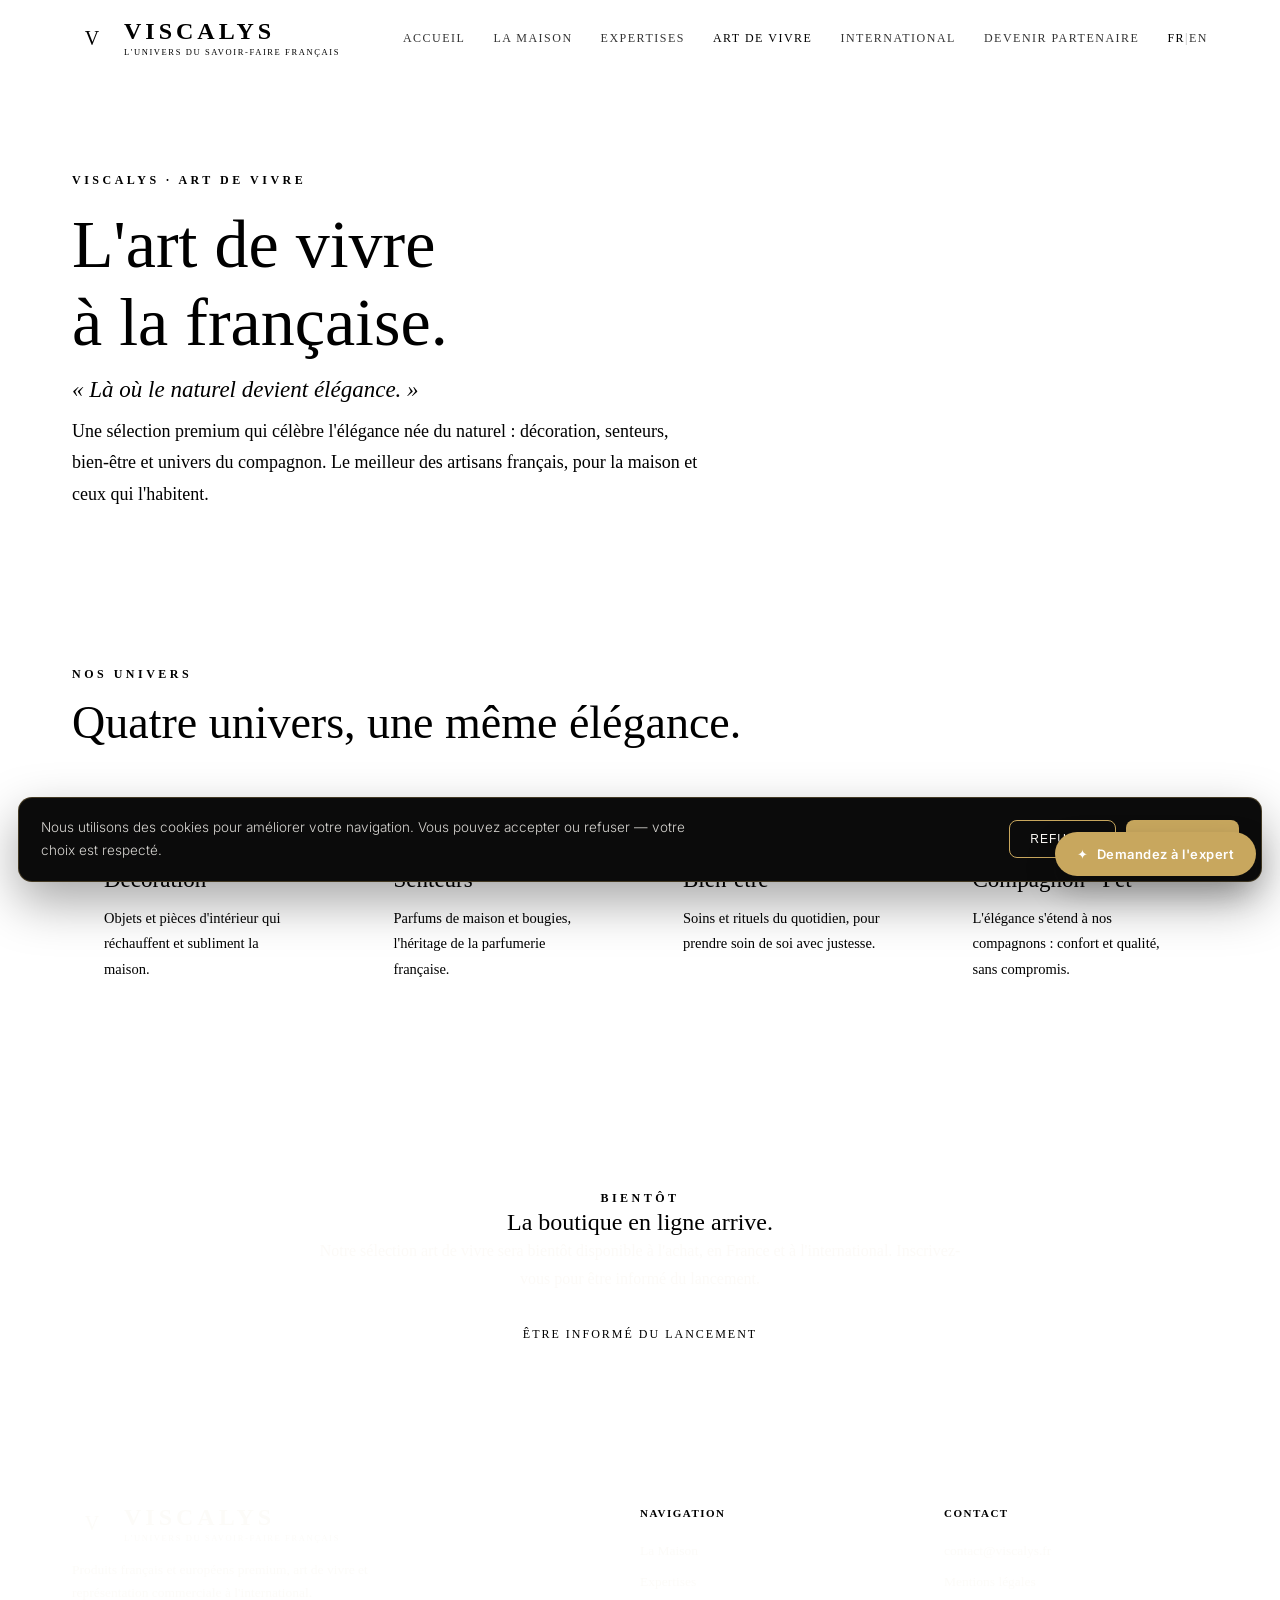
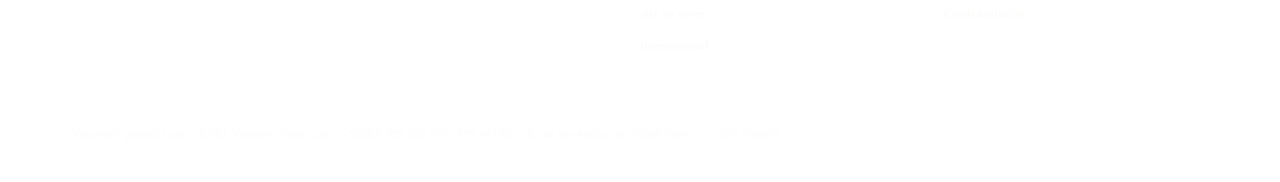
<file: art-de-vivre.html>
<!DOCTYPE html>
<html lang="fr">
<head>
<meta charset="UTF-8">
<meta name="viewport" content="width=device-width, initial-scale=1.0">
<title>Art de vivre — Viscalys | Là où le naturel devient élégance</title>
<meta name="description" content="L'art de vivre Viscalys : décoration, senteurs, bien-être et univers du compagnon (Pet). Une sélection premium française. Là où le naturel devient élégance.">
<link rel="canonical" href="https://www.viscalys.fr/art-de-vivre.html">
<link rel="alternate" hreflang="fr" href="https://www.viscalys.fr/art-de-vivre.html">
<link rel="alternate" hreflang="en" href="https://www.viscalys.fr/en/art-de-vivre.html">
<link rel="alternate" hreflang="x-default" href="https://www.viscalys.fr/art-de-vivre.html">
<meta property="og:type" content="website">
<meta property="og:site_name" content="Viscalys">
<meta property="og:locale" content="fr_FR">
<meta property="og:locale:alternate" content="en_US">
<meta property="og:url" content="https://www.viscalys.fr/art-de-vivre.html">
<meta property="og:title" content="Art de vivre — Viscalys | Là où le naturel devient élégance">
<meta property="og:description" content="L'art de vivre Viscalys : décoration, senteurs, bien-être et univers du compagnon (Pet). Une sélection premium française.">
<meta name="twitter:card" content="summary">
<meta name="twitter:title" content="Art de vivre — Viscalys">
<meta name="twitter:description" content="L'art de vivre Viscalys : décoration, senteurs, bien-être et univers du compagnon (Pet). Une sélection premium française.">
<link rel="preconnect" href="https://fonts.googleapis.com"><link rel="preconnect" href="https://fonts.gstatic.com" crossorigin>
<link href="https://fonts.googleapis.com/css2?family=Playfair+Display:ital,wght@0,400;0,500;0,600;1,400;1,500&family=Inter:wght@300;400;500;600&display=swap" rel="stylesheet">
<link rel="stylesheet" href="styles.css">
    <noscript><style>.reveal{opacity:1!important;transform:none!important}</style></noscript>
</head>
<body>
<header>
  <div class="wrap nav">
    <a class="logo" href="index.html"><span class="mono">V</span><span class="logo-txt"><b>Viscalys</b><small data-fr="L'univers du savoir-faire français" data-en="The world of French savoir-faire">L'univers du savoir-faire français</small></span></a>
    <nav class="menu" id="menu">
      <a href="index.html" data-fr="Accueil" data-en="Home">Accueil</a>
      <a href="maison.html" data-fr="La Maison" data-en="The House">La Maison</a>
      <a href="expertises.html" data-fr="Expertises" data-en="Expertise">Expertises</a>
      <a href="art-de-vivre.html" class="active" data-fr="Art de vivre" data-en="Art of living">Art de vivre</a>
      <a href="international.html" data-fr="International" data-en="International">International</a>
      <a href="contact.html" data-fr="Devenir partenaire" data-en="Become a partner">Devenir partenaire</a>
      <span class="lang"><span class="active" data-l="fr">FR</span><span style="opacity:.3">|</span><a href="en/art-de-vivre.html" data-l="en">EN</a></span>
    </nav>
    <button class="burger">☰</button>
  </div>
</header>

<section class="page-hero">
  <div class="wrap">
    <div class="eyebrow" data-fr="Viscalys · Art de vivre" data-en="Viscalys · Art of living">Viscalys · Art de vivre</div>
    <h1 data-fr="L'art de vivre<br>à la française." data-en="The French<br>art of living.">L'art de vivre<br>à la française.</h1>
    <p class="serif" style="font-style:italic;color:var(--gold);font-size:23px;margin:6px 0 12px" data-fr="« Là où le naturel devient élégance. »" data-en="“Where the natural becomes elegance.”">« Là où le naturel devient élégance. »</p>
    <p data-fr="Une sélection premium qui célèbre l'élégance née du naturel : décoration, senteurs, bien-être et univers du compagnon. Le meilleur des artisans français, pour la maison et ceux qui l'habitent." data-en="A premium selection celebrating the elegance born from the natural: décor, fragrance, well-being and the pet universe. The finest French artisans, for the home and those who live in it.">Une sélection premium qui célèbre l'élégance née du naturel : décoration, senteurs, bien-être et univers du compagnon. Le meilleur des artisans français, pour la maison et ceux qui l'habitent.</p>
  </div>
</section>

<section>
  <div class="wrap">
    <div class="sec-head reveal"><div class="eyebrow" data-fr="Nos univers" data-en="Our worlds">Nos univers</div>
      <h2 data-fr="Quatre univers, une même élégance." data-en="Four worlds, one elegance.">Quatre univers, une même élégance.</h2></div>
    <div class="grid-4">
      <div class="card reveal"><div class="tag">01</div><h3 data-fr="Décoration" data-en="Décor">Décoration</h3><p data-fr="Objets et pièces d'intérieur qui réchauffent et subliment la maison." data-en="Interior objects and pieces that warm and elevate the home.">Objets et pièces d'intérieur qui réchauffent et subliment la maison.</p></div>
      <div class="card reveal"><div class="tag">02</div><h3 data-fr="Senteurs" data-en="Fragrance">Senteurs</h3><p data-fr="Parfums de maison et bougies, l'héritage de la parfumerie française." data-en="Home fragrances and candles, the legacy of French perfumery.">Parfums de maison et bougies, l'héritage de la parfumerie française.</p></div>
      <div class="card reveal"><div class="tag">03</div><h3 data-fr="Bien-être" data-en="Well-being">Bien-être</h3><p data-fr="Soins et rituels du quotidien, pour prendre soin de soi avec justesse." data-en="Everyday care and rituals, to look after yourself with care.">Soins et rituels du quotidien, pour prendre soin de soi avec justesse.</p></div>
      <div class="card reveal"><div class="tag">04</div><h3 data-fr="Compagnon · Pet" data-en="Pet">Compagnon · Pet</h3><p data-fr="L'élégance s'étend à nos compagnons : confort et qualité, sans compromis." data-en="Elegance extends to our companions: comfort and quality, no compromise.">L'élégance s'étend à nos compagnons : confort et qualité, sans compromis.</p></div>
    </div>
  </div>
</section>

<section class="dark center">
  <div class="wrap reveal" style="max-width:720px;margin:0 auto">
    <div class="eyebrow" data-fr="Bientôt" data-en="Coming soon">Bientôt</div>
    <h2 data-fr="La boutique en ligne arrive." data-en="The online boutique is coming.">La boutique en ligne arrive.</h2>
    <p data-fr="Notre sélection art de vivre sera bientôt disponible à l'achat, en France et à l'international. Inscrivez-vous pour être informé du lancement." data-en="Our art-of-living selection will soon be available to purchase, in France and abroad. Sign up to be notified of the launch.">Notre sélection art de vivre sera bientôt disponible à l'achat, en France et à l'international. Inscrivez-vous pour être informé du lancement.</p>
    <a class="btn btn-light" href="contact.html" style="margin-top:16px" data-fr="Être informé du lancement" data-en="Get launch updates">Être informé du lancement</a>
  </div>
</section>

<footer>
  <div class="wrap">
    <div class="foot-grid">
      <div><a class="logo" href="index.html"><span class="mono">V</span><span class="logo-txt"><b>Viscalys</b><small data-fr="L'univers du savoir-faire français" data-en="The world of French savoir-faire">L'univers du savoir-faire français</small></span></a>
        <p style="max-width:340px;margin-top:14px" data-fr="Produits français et européens premium, art de vivre et représentation commerciale à l'international." data-en="Premium French and European products, art of living and international commercial representation.">Produits français et européens premium, art de vivre et représentation commerciale à l'international.</p></div>
      <div><h4 data-fr="Navigation" data-en="Navigation">Navigation</h4>
        <a href="maison.html" data-fr="La Maison" data-en="The House">La Maison</a><a href="expertises.html" data-fr="Expertises" data-en="Expertise">Expertises</a><a href="art-de-vivre.html" data-fr="Art de vivre" data-en="Art of living">Art de vivre</a><a href="international.html" data-fr="International" data-en="International">International</a></div>
      <div><h4 data-fr="Contact" data-en="Contact">Contact</h4>
        <a href="contact.html">contact@viscalys.fr</a><a href="mentions-legales.html" data-fr="Mentions légales" data-en="Legal notice">Mentions légales</a><a href="confidentialite.html" data-fr="Confidentialité" data-en="Privacy">Confidentialité</a></div>
    </div>
    <div class="legal"><span data-fr="Viscalys® propulsé par la SARL Visconty Trade Link — SIREN 829 320 266 · APE 4619B · 38, rue des Mathurins, 75008 Paris." data-en="Viscalys® powered by Visconty Trade Link (SARL) — SIREN 829 320 266 · APE 4619B · 38, rue des Mathurins, 75008 Paris.">Viscalys® propulsé par la SARL Visconty Trade Link — SIREN 829 320 266 · APE 4619B · 38, rue des Mathurins, 75008 Paris.</span> · © <span data-year></span> Viscalys</div>
  </div>
</footer>
<script src="app.js"></script>
</body>
</html>
</file>
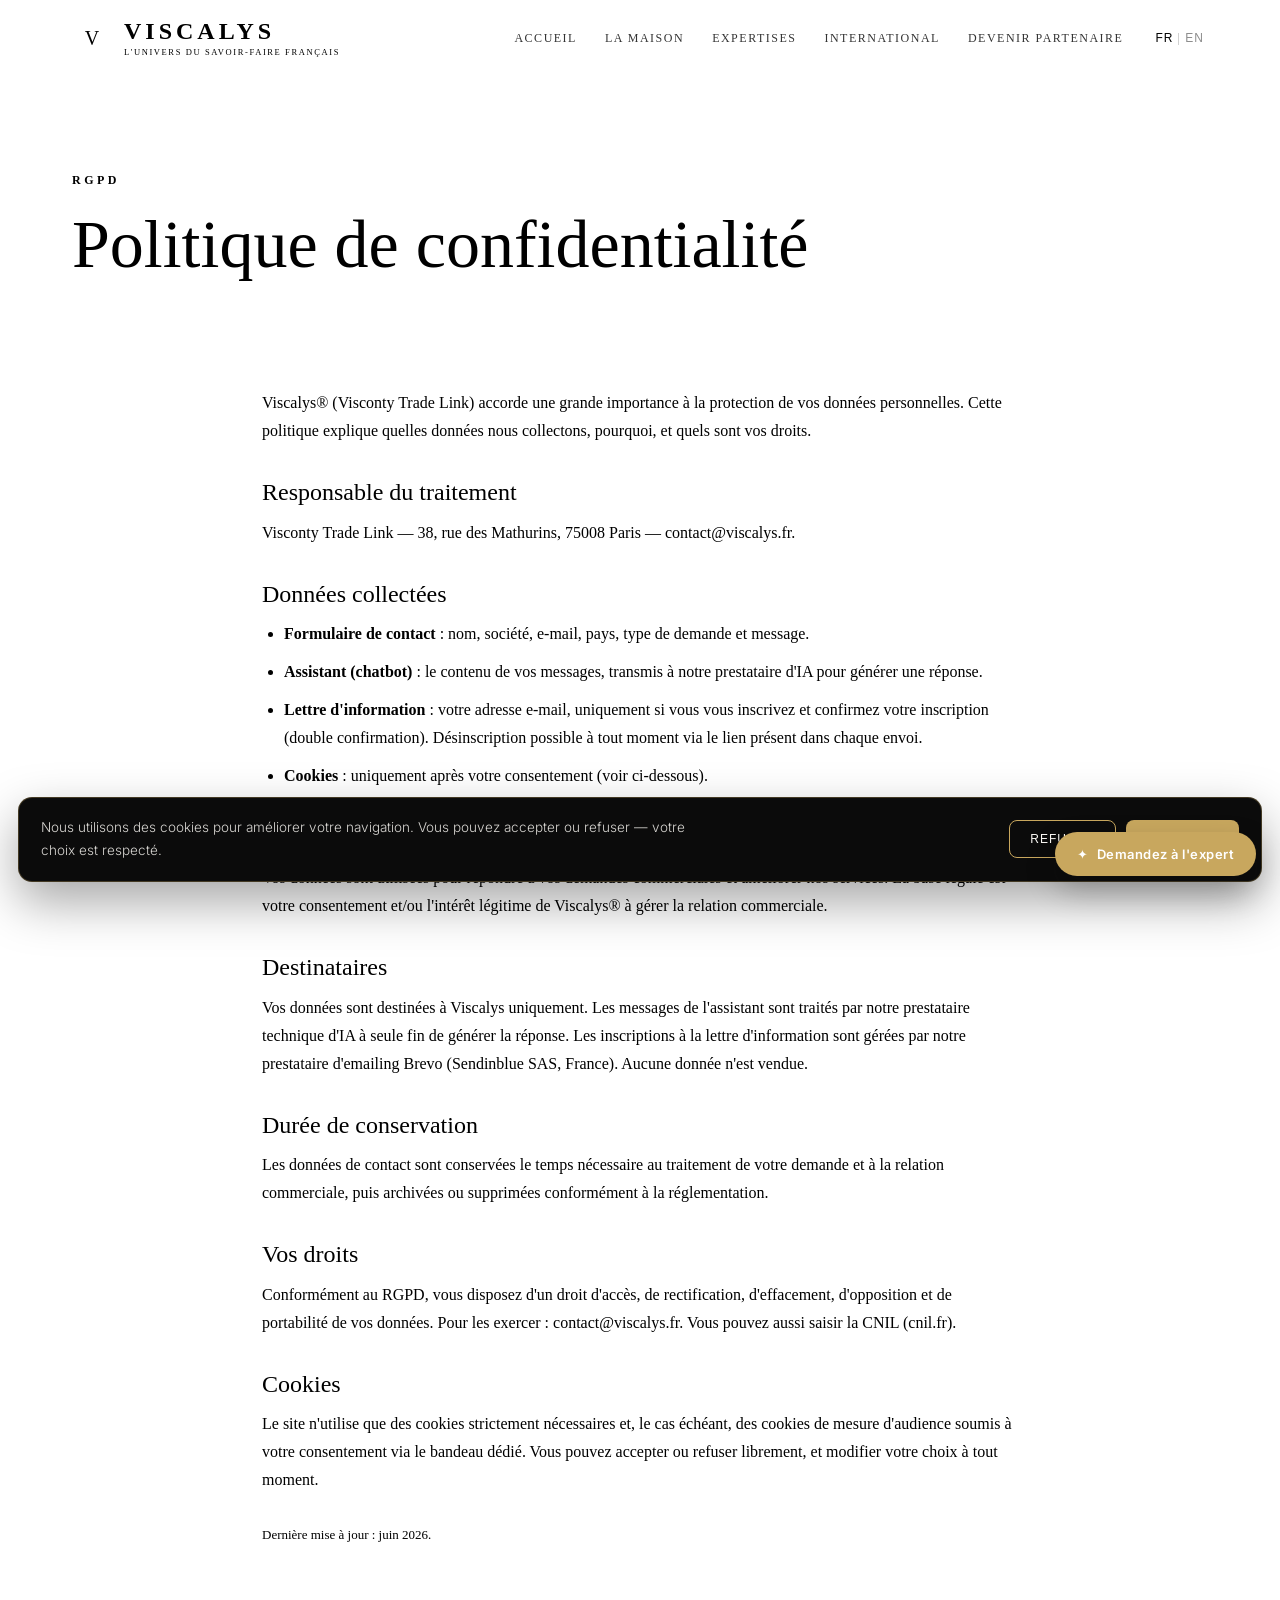
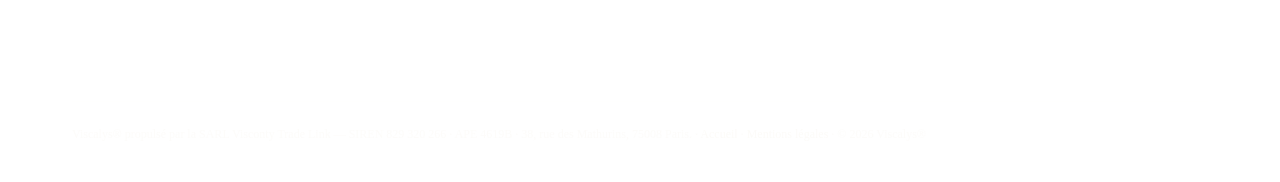
<file: confidentialite.html>
<!DOCTYPE html>
<html lang="fr">
<head>
<meta charset="UTF-8">
<meta name="viewport" content="width=device-width, initial-scale=1.0">
<title>Politique de confidentialité — Viscalys</title>
<meta name="description" content="Politique de confidentialité et protection des données (RGPD) du site viscalys.fr.">
<meta name="robots" content="noindex">
<link rel="preconnect" href="https://fonts.googleapis.com"><link rel="preconnect" href="https://fonts.gstatic.com" crossorigin>
<link href="https://fonts.googleapis.com/css2?family=Playfair+Display:ital,wght@0,400;0,500;0,600;1,400;1,500&family=Inter:wght@300;400;500;600&display=swap" rel="stylesheet">
<link rel="stylesheet" href="styles.css">
<style>.legal-content{ max-width:820px; } .legal-content h2{ font-size:24px; margin:34px 0 12px; } .legal-content p,.legal-content li{ color:var(--grey); margin-bottom:10px; } .legal-content ul{ padding-left:22px; margin-bottom:12px; } .legal-content strong{ color:var(--black); }</style>
</head>
<body>
<header>
  <div class="wrap nav">
    <a class="logo" href="index.html"><span class="mono">V</span><span class="logo-txt"><b>Viscalys</b><small data-fr="L'univers du savoir-faire français" data-en="The world of French savoir-faire">L'univers du savoir-faire français</small></span></a>
    <nav class="menu" id="menu">
      <a href="index.html" data-fr="Accueil" data-en="Home">Accueil</a>
      <a href="maison.html" data-fr="La Maison" data-en="The House">La Maison</a>
      <a href="expertises.html" data-fr="Expertises" data-en="Expertise">Expertises</a>
      <a href="international.html" data-fr="International" data-en="International">International</a>
      <a href="contact.html" data-fr="Devenir partenaire" data-en="Become a partner">Devenir partenaire</a>
      <span class="lang"><button data-l="fr" class="active" onclick="setLang('fr')">FR</button><span style="opacity:.3">|</span><button data-l="en" onclick="setLang('en')">EN</button></span>
    </nav>
    <button class="burger">☰</button>
  </div>
</header>

<section class="page-hero"><div class="wrap"><div class="eyebrow" data-fr="RGPD" data-en="GDPR">RGPD</div><h1 data-fr="Politique de confidentialité" data-en="Privacy policy">Politique de confidentialité</h1></div></section>

<section style="padding-top:20px"><div class="wrap legal-content">

  <p data-fr="Viscalys® (Visconty Trade Link) accorde une grande importance à la protection de vos données personnelles. Cette politique explique quelles données nous collectons, pourquoi, et quels sont vos droits." data-en="Viscalys® (Visconty Trade Link) attaches great importance to protecting your personal data. This policy explains what data we collect, why, and what your rights are.">Viscalys® (Visconty Trade Link) accorde une grande importance à la protection de vos données personnelles. Cette politique explique quelles données nous collectons, pourquoi, et quels sont vos droits.</p>

  <h2 data-fr="Responsable du traitement" data-en="Data controller">Responsable du traitement</h2>
  <p data-fr="Visconty Trade Link — 38, rue des Mathurins, 75008 Paris — contact@viscalys.fr." data-en="Visconty Trade Link — 38, rue des Mathurins, 75008 Paris — contact@viscalys.fr.">Visconty Trade Link — 38, rue des Mathurins, 75008 Paris — contact@viscalys.fr.</p>

  <h2 data-fr="Données collectées" data-en="Data collected">Données collectées</h2>
  <ul>
    <li data-fr="<strong>Formulaire de contact</strong> : nom, société, e-mail, pays, type de demande et message." data-en="<strong>Contact form</strong>: name, company, e-mail, country, type of request and message."><strong>Formulaire de contact</strong> : nom, société, e-mail, pays, type de demande et message.</li>
    <li data-fr="<strong>Assistant (chatbot)</strong> : le contenu de vos messages, transmis à notre prestataire d'IA pour générer une réponse." data-en="<strong>Assistant (chatbot)</strong>: the content of your messages, sent to our AI provider to generate a reply."><strong>Assistant (chatbot)</strong> : le contenu de vos messages, transmis à notre prestataire d'IA pour générer une réponse.</li>
    <li data-fr="<strong>Lettre d'information</strong> : votre adresse e-mail, uniquement si vous vous inscrivez et confirmez votre inscription (double confirmation). Désinscription possible à tout moment via le lien présent dans chaque envoi." data-en="<strong>Newsletter</strong>: your e-mail address, only if you subscribe and confirm your subscription (double opt-in). You can unsubscribe at any time via the link in every email."><strong>Lettre d'information</strong> : votre adresse e-mail, uniquement si vous vous inscrivez et confirmez votre inscription (double confirmation). Désinscription possible à tout moment via le lien présent dans chaque envoi.</li>
    <li data-fr="<strong>Cookies</strong> : uniquement après votre consentement (voir ci-dessous)." data-en="<strong>Cookies</strong>: only after your consent (see below)."><strong>Cookies</strong> : uniquement après votre consentement (voir ci-dessous).</li>
  </ul>

  <h2 data-fr="Finalités & base légale" data-en="Purposes & legal basis">Finalités & base légale</h2>
  <p data-fr="Vos données sont utilisées pour répondre à vos demandes commerciales et améliorer nos services. La base légale est votre consentement et/ou l'intérêt légitime de Viscalys® à gérer la relation commerciale." data-en="Your data is used to respond to your business requests and improve our services. The legal basis is your consent and/or Viscalys®'s legitimate interest in managing the business relationship.">Vos données sont utilisées pour répondre à vos demandes commerciales et améliorer nos services. La base légale est votre consentement et/ou l'intérêt légitime de Viscalys® à gérer la relation commerciale.</p>

  <h2 data-fr="Destinataires" data-en="Recipients">Destinataires</h2>
  <p data-fr="Vos données sont destinées à Viscalys uniquement. Les messages de l'assistant sont traités par notre prestataire technique d'IA à seule fin de générer la réponse. Les inscriptions à la lettre d'information sont gérées par notre prestataire d'emailing Brevo (Sendinblue SAS, France). Aucune donnée n'est vendue." data-en="Your data is intended for Viscalys only. Assistant messages are processed by our AI technical provider solely to generate the reply. Newsletter subscriptions are managed by our emailing provider Brevo (Sendinblue SAS, France). No data is sold.">Vos données sont destinées à Viscalys uniquement. Les messages de l'assistant sont traités par notre prestataire technique d'IA à seule fin de générer la réponse. Les inscriptions à la lettre d'information sont gérées par notre prestataire d'emailing Brevo (Sendinblue SAS, France). Aucune donnée n'est vendue.</p>

  <h2 data-fr="Durée de conservation" data-en="Retention period">Durée de conservation</h2>
  <p data-fr="Les données de contact sont conservées le temps nécessaire au traitement de votre demande et à la relation commerciale, puis archivées ou supprimées conformément à la réglementation." data-en="Contact data is kept for as long as necessary to process your request and manage the business relationship, then archived or deleted in accordance with regulations.">Les données de contact sont conservées le temps nécessaire au traitement de votre demande et à la relation commerciale, puis archivées ou supprimées conformément à la réglementation.</p>

  <h2 data-fr="Vos droits" data-en="Your rights">Vos droits</h2>
  <p data-fr="Conformément au RGPD, vous disposez d'un droit d'accès, de rectification, d'effacement, d'opposition et de portabilité de vos données. Pour les exercer : contact@viscalys.fr. Vous pouvez aussi saisir la CNIL (cnil.fr)." data-en="In accordance with the GDPR, you have the right to access, rectify, erase, object to and port your data. To exercise them: contact@viscalys.fr. You may also contact the French data authority CNIL (cnil.fr).">Conformément au RGPD, vous disposez d'un droit d'accès, de rectification, d'effacement, d'opposition et de portabilité de vos données. Pour les exercer : contact@viscalys.fr. Vous pouvez aussi saisir la CNIL (cnil.fr).</p>

  <h2 data-fr="Cookies" data-en="Cookies">Cookies</h2>
  <p data-fr="Le site n'utilise que des cookies strictement nécessaires et, le cas échéant, des cookies de mesure d'audience soumis à votre consentement via le bandeau dédié. Vous pouvez accepter ou refuser librement, et modifier votre choix à tout moment." data-en="The site uses only strictly necessary cookies and, where applicable, audience-measurement cookies subject to your consent via the dedicated banner. You can freely accept or decline, and change your choice at any time.">Le site n'utilise que des cookies strictement nécessaires et, le cas échéant, des cookies de mesure d'audience soumis à votre consentement via le bandeau dédié. Vous pouvez accepter ou refuser librement, et modifier votre choix à tout moment.</p>

  <p style="margin-top:30px;font-size:13px" data-fr="Dernière mise à jour : juin 2026." data-en="Last updated: June 2026.">Dernière mise à jour : juin 2026.</p>
</div></section>

<footer>
  <div class="wrap">
    <div class="legal"><span data-fr="Viscalys® propulsé par la SARL Visconty Trade Link — SIREN 829 320 266 · APE 4619B · 38, rue des Mathurins, 75008 Paris." data-en="Viscalys® powered by Visconty Trade Link (SARL) — SIREN 829 320 266 · APE 4619B · 38, rue des Mathurins, 75008 Paris.">Viscalys® propulsé par la SARL Visconty Trade Link — SIREN 829 320 266 · APE 4619B · 38, rue des Mathurins, 75008 Paris.</span> · <a href="index.html" data-fr="Accueil" data-en="Home">Accueil</a> · <a href="mentions-legales.html" data-fr="Mentions légales" data-en="Legal notice">Mentions légales</a> · © <span data-year></span> Viscalys®</div>
  </div>
</footer>
<script src="app.js"></script>
</body>
</html>
</file>
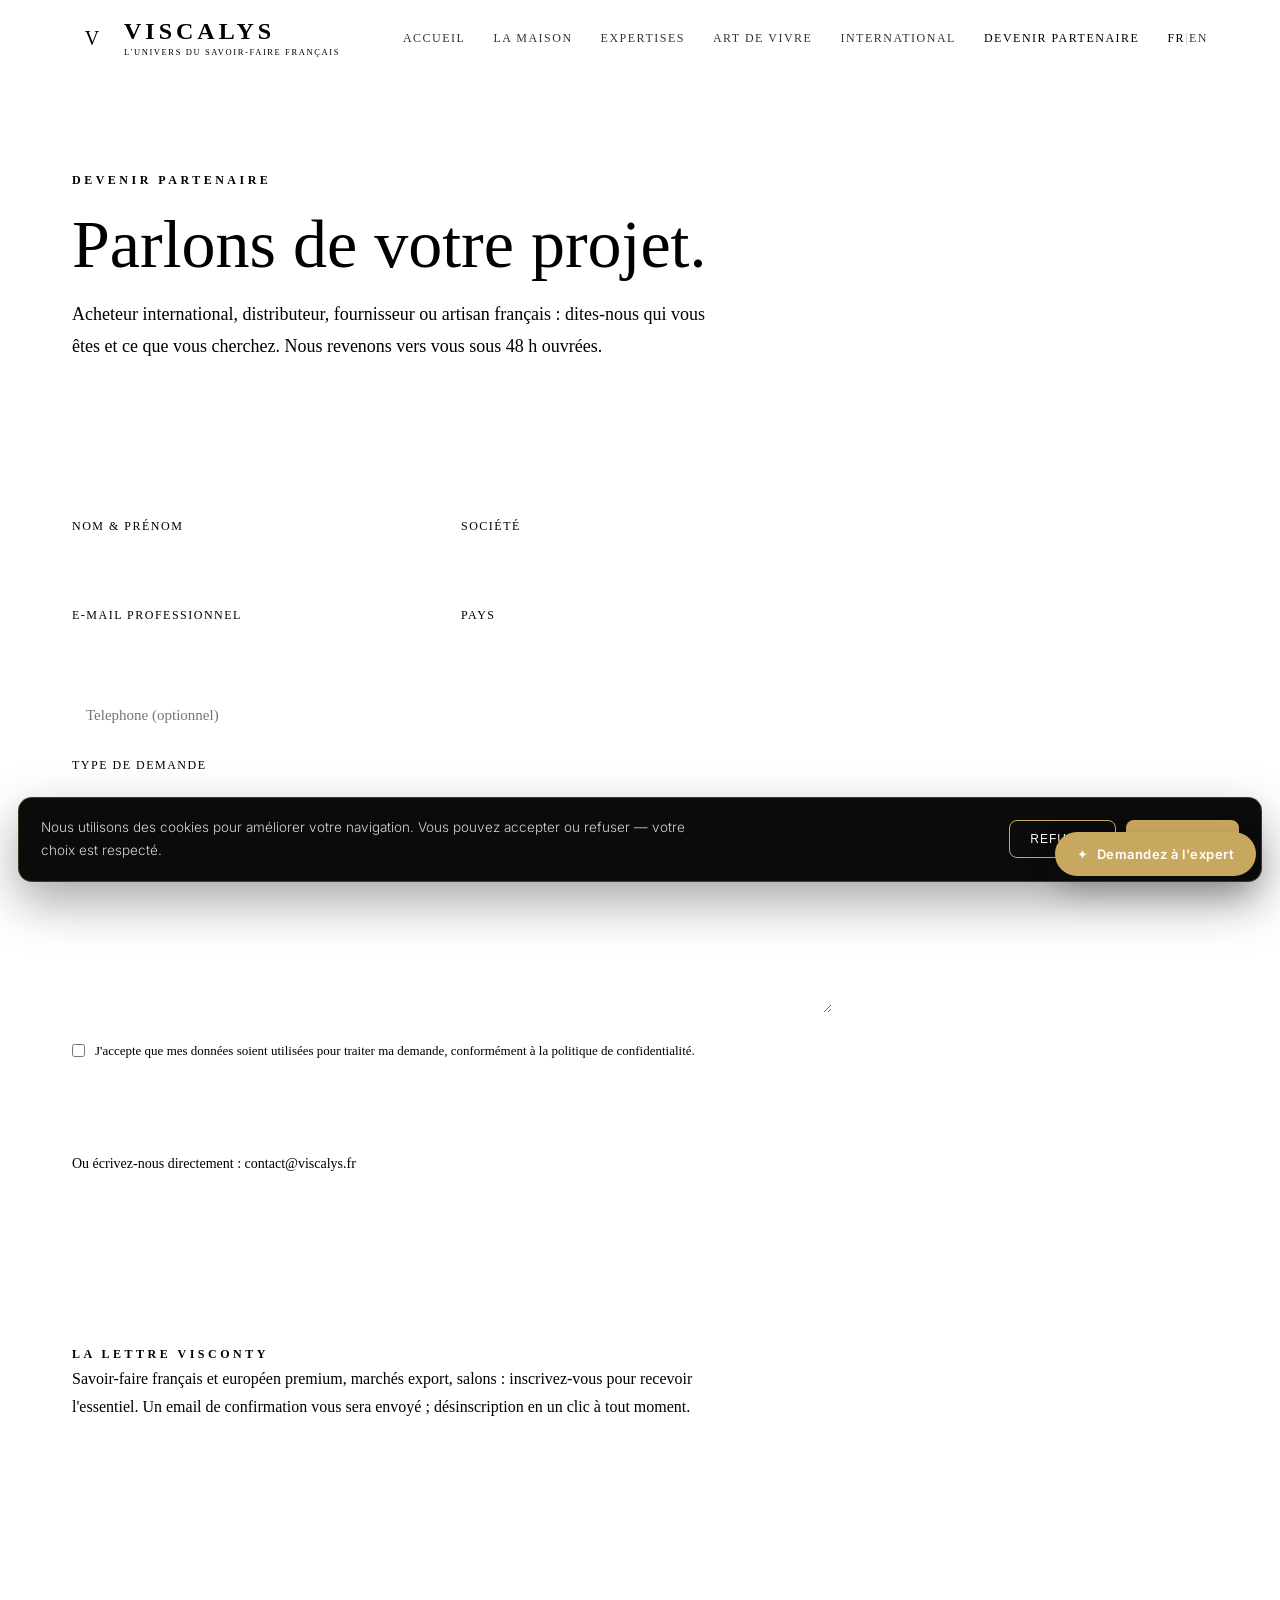
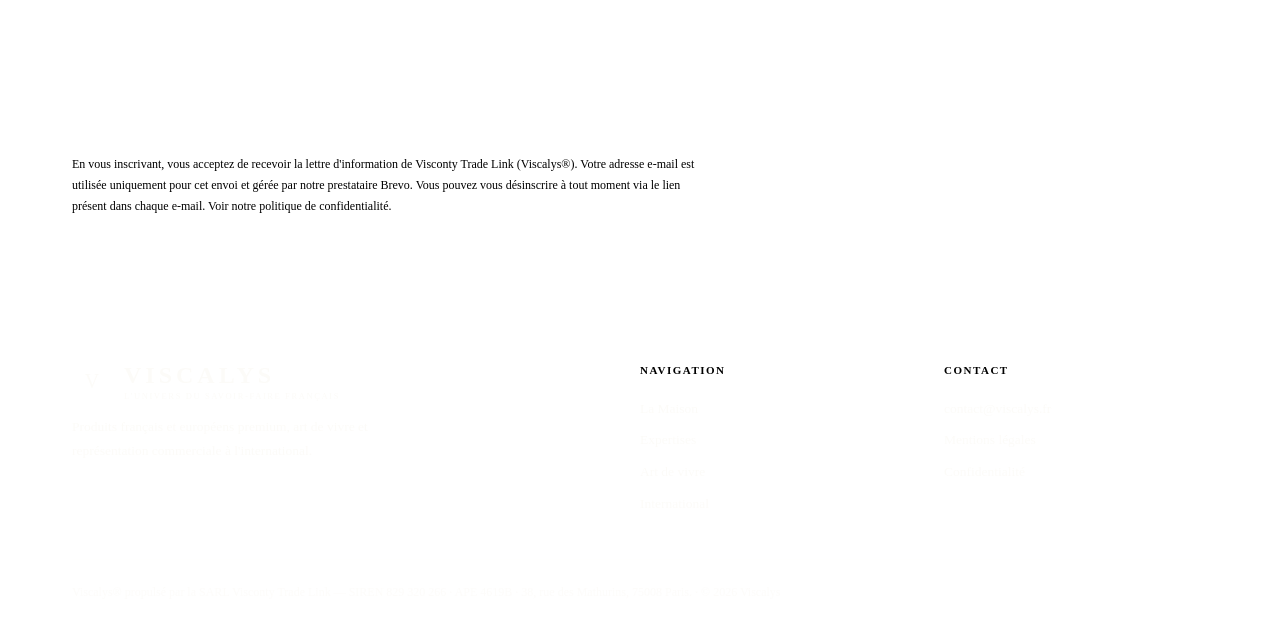
<file: contact.html>
<!DOCTYPE html>
<html lang="fr">
<head>
<meta charset="UTF-8">
<meta name="viewport" content="width=device-width, initial-scale=1.0">
<title>Devenir partenaire — Viscalys | Contact B2B</title>
<meta name="description" content="Devenez partenaire de Viscalys : acheteurs internationaux, distributeurs, fournisseurs et artisans français. Contactez-nous à contact@viscalys.fr.">
<link rel="canonical" href="https://www.viscalys.fr/contact.html">
<link rel="alternate" hreflang="fr" href="https://www.viscalys.fr/contact.html">
<link rel="alternate" hreflang="en" href="https://www.viscalys.fr/en/contact.html">
<link rel="alternate" hreflang="x-default" href="https://www.viscalys.fr/contact.html">
<meta property="og:type" content="website">
<meta property="og:site_name" content="Viscalys">
<meta property="og:locale" content="fr_FR">
<meta property="og:locale:alternate" content="en_US">
<meta property="og:url" content="https://www.viscalys.fr/contact.html">
<meta property="og:title" content="Devenir partenaire — Viscalys | Contact B2B">
<meta property="og:description" content="Devenez partenaire de Viscalys : acheteurs internationaux, distributeurs, fournisseurs et artisans français.">
<meta name="twitter:card" content="summary">
<meta name="twitter:title" content="Devenir partenaire — Viscalys">
<meta name="twitter:description" content="Devenez partenaire de Viscalys : acheteurs internationaux, distributeurs, fournisseurs et artisans français.">
<link rel="preconnect" href="https://fonts.googleapis.com"><link rel="preconnect" href="https://fonts.gstatic.com" crossorigin>
<link href="https://fonts.googleapis.com/css2?family=Playfair+Display:ital,wght@0,400;0,500;0,600;1,400;1,500&family=Inter:wght@300;400;500;600&display=swap" rel="stylesheet">
<link rel="stylesheet" href="styles.css">
    <noscript><style>.reveal{opacity:1!important;transform:none!important}</style></noscript>
</head>
<body>
<header>
    <div class="wrap nav">
    <a class="logo" href="index.html"><span class="mono">V</span><span class="logo-txt"><b>Viscalys</b><small data-fr="L'univers du savoir-faire français" data-en="The world of French savoir-faire">L'univers du savoir-faire français</small></span></a>
    <nav class="menu" id="menu">
      <a href="index.html" data-fr="Accueil" data-en="Home">Accueil</a>
      <a href="maison.html" data-fr="La Maison" data-en="The House">La Maison</a>
      <a href="expertises.html" data-fr="Expertises" data-en="Expertise">Expertises</a>
      <a href="art-de-vivre.html" data-fr="Art de vivre" data-en="Art of living">Art de vivre</a>
      <a href="international.html" data-fr="International" data-en="International">International</a>
      <a href="contact.html" class="active" data-fr="Devenir partenaire" data-en="Become a partner">Devenir partenaire</a>
      <span class="lang"><span class="active" data-l="fr">FR</span><span style="opacity:.3">|</span><a href="en/contact.html" data-l="en">EN</a></span>
    </nav>
    <button class="burger">☰</button>
  </div>
</header>

<section class="page-hero">
  <div class="wrap">
    <div class="eyebrow" data-fr="Devenir partenaire" data-en="Become a partner">Devenir partenaire</div>
    <h1 data-fr="Parlons de votre projet." data-en="Let's talk about your project.">Parlons de votre projet.</h1>
    <p data-fr="Acheteur international, distributeur, fournisseur ou artisan français : dites-nous qui vous êtes et ce que vous cherchez. Nous revenons vers vous sous 48 h ouvrées." data-en="International buyer, distributor, French supplier or artisan: tell us who you are and what you're looking for. We reply within 48 business hours.">Acheteur international, distributeur, fournisseur ou artisan français : dites-nous qui vous êtes et ce que vous cherchez. Nous revenons vers vous sous 48 h ouvrées.</p>
  </div>
</section>

<section>
  <div class="wrap">
    <form class="form reveal" action="https://formsubmit.co/contact@viscalys.fr" method="POST">
      <input type="hidden" name="_subject" value="Nouvelle demande — Viscalys.fr">
      <input type="hidden" name="_template" value="table">
      <input type="hidden" name="_captcha" value="false">
      <input type="hidden" name="_next" value="https://www.viscalys.fr/merci.html">
      <input type="text" name="_honey" style="display:none" tabindex="-1" autocomplete="off">
      <div><label data-fr="Nom & prénom" data-en="Full name">Nom & prénom</label><input type="text" name="nom" required></div>
      <div><label data-fr="Société" data-en="Company">Société</label><input type="text" name="societe"></div>
      <div><label data-fr="E-mail professionnel" data-en="Business e-mail">E-mail professionnel</label><input type="email" name="email" required></div>
      <div><label data-fr="Pays" data-en="Country">Pays</label><input type="text" name="pays"></div>
              <div><input type="tel" name="telephone" placeholder="Telephone (optionnel)"></div>
      <div class="full"><label data-fr="Type de demande" data-en="Type of request">Type de demande</label>
        <select name="type">
          <option data-fr="Je suis acheteur / distributeur" data-en="I'm a buyer / distributor">Je suis acheteur / distributeur</option>
          <option data-fr="Je suis fournisseur / artisan français" data-en="I'm a French supplier / artisan">Je suis fournisseur / artisan français</option>
          <option data-fr="Porteur de projet / start-up" data-en="Project owner / start-up">Porteur de projet / start-up</option>
          <option data-fr="Autre" data-en="Other">Autre</option>
        </select></div>
      <div class="full"><label data-fr="Votre message" data-en="Your message">Votre message</label><textarea name="message" required></textarea></div>
      <div class="full consent"><input type="checkbox" required>
        <span data-fr="J'accepte que mes données soient utilisées pour traiter ma demande, conformément à la politique de confidentialité." data-en="I agree that my data is used to process my request, in accordance with the privacy policy.">J'accepte que mes données soient utilisées pour traiter ma demande, conformément à la politique de confidentialité.</span></div>
      <div class="full"><button class="btn btn-primary" type="submit" data-fr="Envoyer ma demande" data-en="Send my request">Envoyer ma demande</button></div>
    </form>
    <p class="muted reveal" style="margin-top:26px;font-size:14px" data-fr="Ou écrivez-nous directement : contact@viscalys.fr" data-en="Or write to us directly: contact@viscalys.fr">Ou écrivez-nous directement : <span class="gold">contact@viscalys.fr</span></p>
  </div>
</section>

<section id="newsletter">
  <div class="wrap">
    <div class="eyebrow reveal" data-fr="La lettre Visconty" data-en="The Visconty letter">La lettre Visconty</div>
    <p class="muted reveal" style="max-width:640px" data-fr="Savoir-faire français et européen premium, marchés export, salons : inscrivez-vous pour recevoir l'essentiel. Un email de confirmation vous sera envoyé ; désinscription en un clic à tout moment." data-en="Premium French and European savoir-faire, export markets, trade fairs: subscribe to receive the essentials. A confirmation email will be sent; unsubscribe in one click at any time.">Savoir-faire français et européen premium, marchés export, salons : inscrivez-vous pour recevoir l'essentiel. Un email de confirmation vous sera envoyé ; désinscription en un clic à tout moment.</p>
    <iframe class="reveal" title="Inscription à la lettre Visconty" width="540" height="305" loading="lazy" src="https://1def58fd.sibforms.com/v2/serve/[base64]" frameborder="0" scrolling="auto" allowfullscreen style="display:block;margin:18px 0 0;max-width:100%;border:0"></iframe>
    <p class="muted reveal" style="max-width:640px;font-size:12px;margin-top:10px" data-fr="En vous inscrivant, vous acceptez de recevoir la lettre d'information de Visconty Trade Link (Viscalys®). Votre adresse e-mail est utilisée uniquement pour cet envoi et gérée par notre prestataire Brevo. Vous pouvez vous désinscrire à tout moment via le lien présent dans chaque e-mail. Voir notre &lt;a href=&quot;confidentialite.html&quot;&gt;politique de confidentialité&lt;/a&gt;." data-en="By subscribing, you agree to receive the Visconty Trade Link (Viscalys®) newsletter. Your e-mail address is used only for this purpose and managed by our provider Brevo. You can unsubscribe at any time via the link in every e-mail. See our &lt;a href=&quot;confidentialite.html&quot;&gt;privacy policy&lt;/a&gt;.">En vous inscrivant, vous acceptez de recevoir la lettre d'information de Visconty Trade Link (Viscalys®). Votre adresse e-mail est utilisée uniquement pour cet envoi et gérée par notre prestataire Brevo. Vous pouvez vous désinscrire à tout moment via le lien présent dans chaque e-mail. Voir notre <a href="confidentialite.html">politique de confidentialité</a>.</p>
  </div>
</section>

<footer>
  <div class="wrap">
    <div class="foot-grid">
      <div><a class="logo" href="index.html"><span class="mono">V</span><span class="logo-txt"><b>Viscalys</b><small data-fr="L'univers du savoir-faire français" data-en="The world of French savoir-faire">L'univers du savoir-faire français</small></span></a>
        <p style="max-width:340px;margin-top:14px" data-fr="Produits français et européens premium, art de vivre et représentation commerciale à l'international." data-en="Premium French and European products, art of living and international commercial representation.">Produits français et européens premium, art de vivre et représentation commerciale à l'international.</p></div>
      <div><h4 data-fr="Navigation" data-en="Navigation">Navigation</h4>
        <a href="maison.html" data-fr="La Maison" data-en="The House">La Maison</a><a href="expertises.html" data-fr="Expertises" data-en="Expertise">Expertises</a><a href="art-de-vivre.html" data-fr="Art de vivre" data-en="Art of living">Art de vivre</a><a href="international.html" data-fr="International" data-en="International">International</a></div>
      <div><h4 data-fr="Contact" data-en="Contact">Contact</h4>
        <a href="contact.html">contact@viscalys.fr</a><a href="mentions-legales.html" data-fr="Mentions légales" data-en="Legal notice">Mentions légales</a><a href="confidentialite.html" data-fr="Confidentialité" data-en="Privacy">Confidentialité</a></div>
    </div>
    <div class="legal"><span data-fr="Viscalys® propulsé par la SARL Visconty Trade Link — SIREN 829 320 266 · APE 4619B · 38, rue des Mathurins, 75008 Paris." data-en="Viscalys® powered by Visconty Trade Link (SARL) — SIREN 829 320 266 · APE 4619B · 38, rue des Mathurins, 75008 Paris.">Viscalys® propulsé par la SARL Visconty Trade Link — SIREN 829 320 266 · APE 4619B · 38, rue des Mathurins, 75008 Paris.</span> · © <span data-year></span> Viscalys</div>
  </div>
</footer>
<script src="app.js"></script>
</body>
</html>
</file>
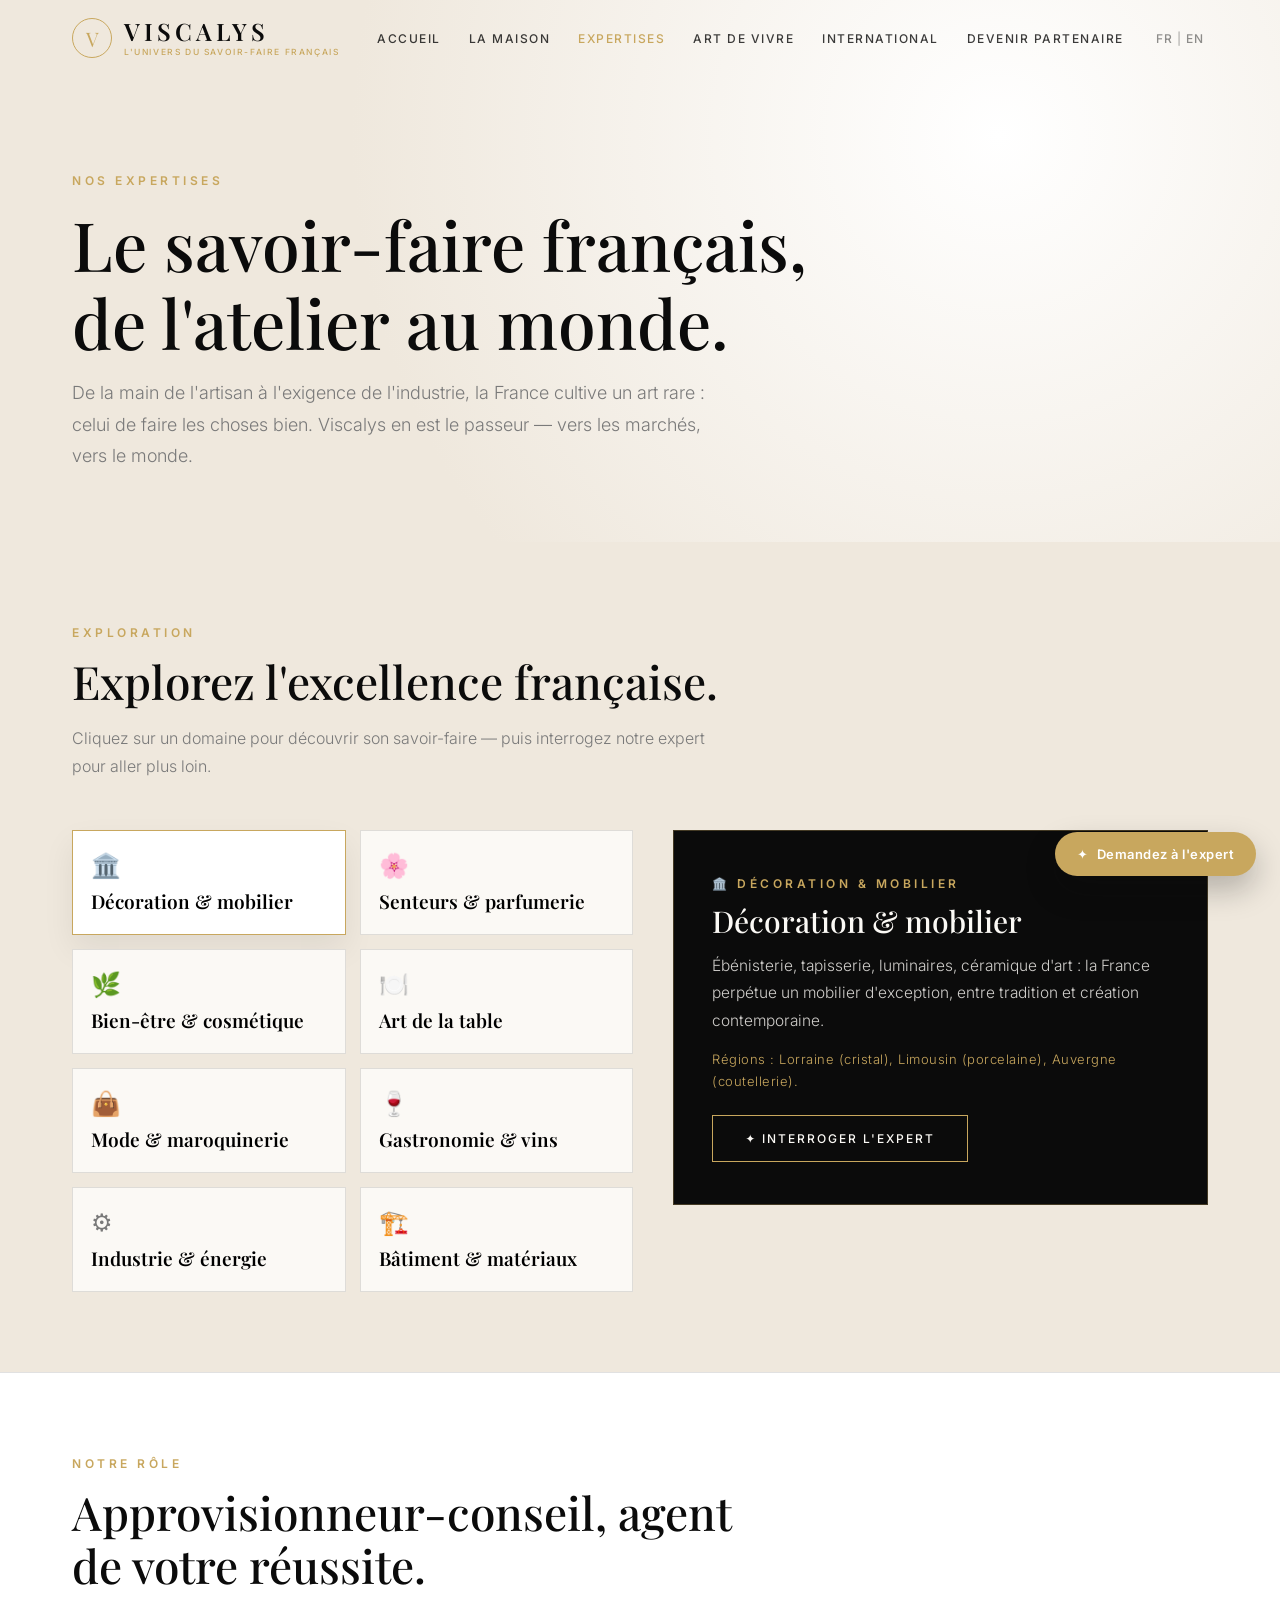
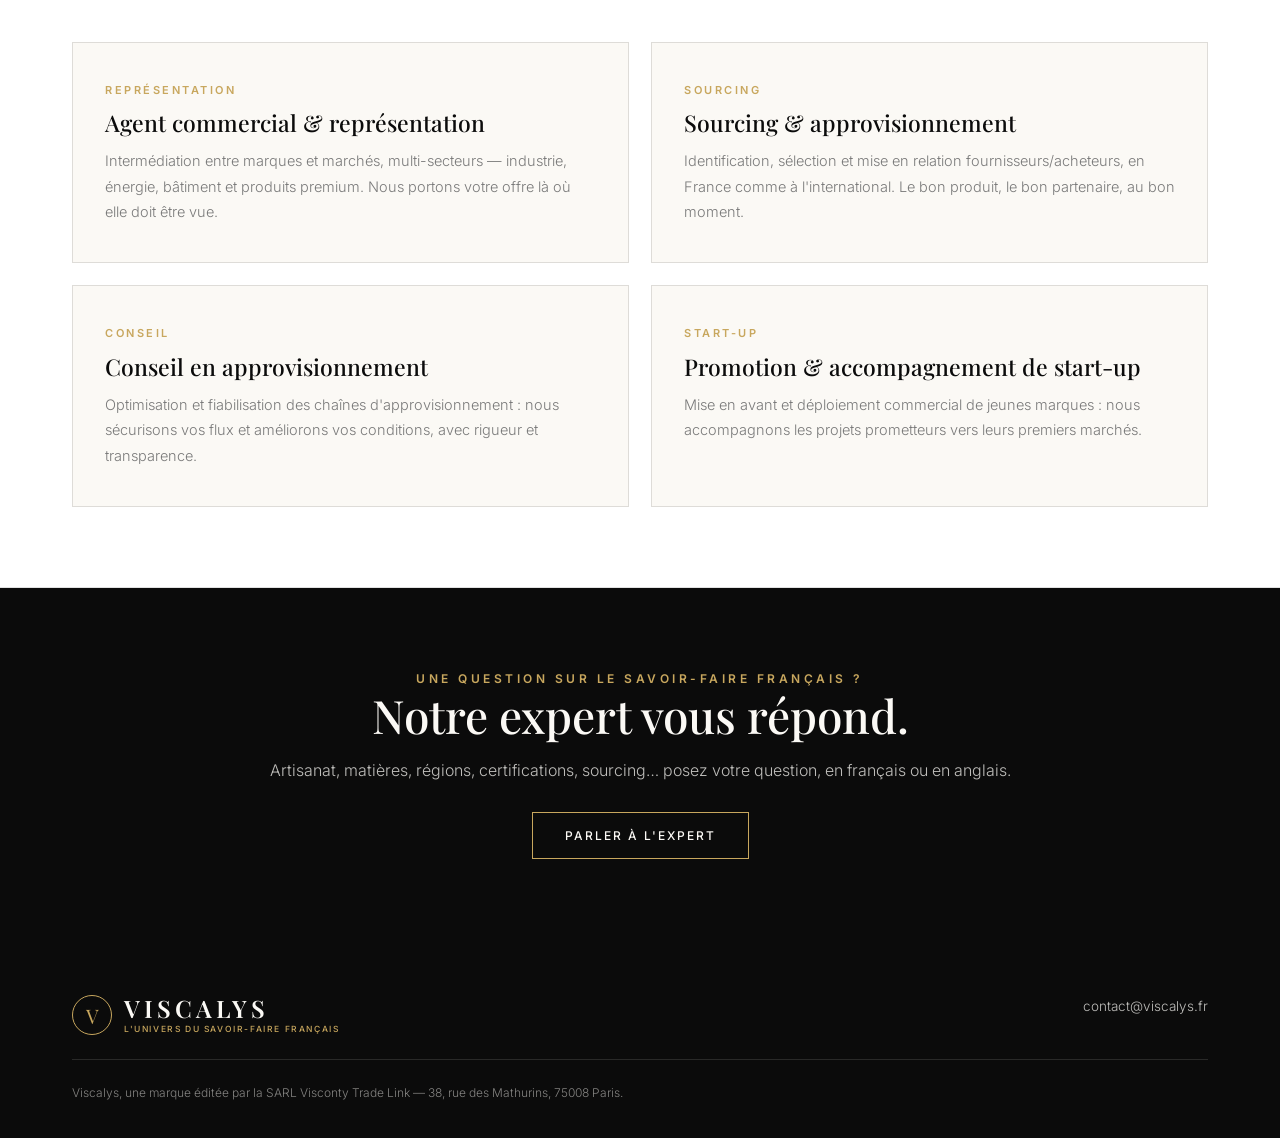
<file: expertises.html>
<!DOCTYPE html>
<html lang="fr">
<head>
<meta charset="UTF-8">
<meta name="viewport" content="width=device-width, initial-scale=1.0">
<title>Nos expertises — Le savoir-faire français | Viscalys</title>
<meta name="description" content="Explorez le savoir-faire français : décoration, parfumerie, cosmétique, art de la table, maroquinerie, gastronomie, industrie. Viscalys, approvisionneur-conseil premium.">
<link rel="canonical" href="https://www.viscalys.fr/expertises.html">
<link rel="alternate" hreflang="fr" href="https://www.viscalys.fr/expertises.html">
<link rel="alternate" hreflang="en" href="https://www.viscalys.fr/en/expertises.html">
<link rel="alternate" hreflang="x-default" href="https://www.viscalys.fr/expertises.html">
<meta property="og:type" content="website">
<meta property="og:site_name" content="Viscalys">
<meta property="og:locale" content="fr_FR">
<meta property="og:locale:alternate" content="en_US">
<meta property="og:url" content="https://www.viscalys.fr/expertises.html">
<meta property="og:title" content="Nos expertises — Le savoir-faire français | Viscalys">
<meta property="og:description" content="Explorez le savoir-faire français : décoration, parfumerie, cosmétique, art de la table, maroquinerie, gastronomie, industrie.">
<meta name="twitter:card" content="summary">
<meta name="twitter:title" content="Nos expertises — Viscalys">
<meta name="twitter:description" content="Explorez le savoir-faire français : décoration, parfumerie, cosmétique, art de la table, maroquinerie, gastronomie, industrie.">
<link rel="preconnect" href="https://fonts.googleapis.com">
<link rel="preconnect" href="https://fonts.gstatic.com" crossorigin>
<link href="https://fonts.googleapis.com/css2?family=Playfair+Display:ital,wght@0,400;0,500;0,600;1,400;1,500&family=Inter:wght@300;400;500;600&display=swap" rel="stylesheet">
<style>
  :root{ --black:#0B0B0B; --gold:#C8A75E; --beige:#EFE8DD; --grey:#7A7A7A; --cream:#FBF9F5; --line:rgba(11,11,11,.12); --gold-soft:rgba(200,167,94,.30);
    --serif:"Playfair Display",Georgia,serif; --sans:"Inter",system-ui,sans-serif; }
  *{ box-sizing:border-box; margin:0; padding:0; }
  html{ scroll-behavior:smooth; }
  body{ background:var(--beige); color:var(--black); font-family:var(--sans); font-weight:300; line-height:1.75; overflow-x:hidden; }
  h1,h2,h3,.serif{ font-family:var(--serif); font-weight:500; line-height:1.15; }
  a{ color:inherit; text-decoration:none; }
  .wrap{ max-width:1200px; margin:0 auto; padding:0 32px; }
  .gold{ color:var(--gold); } .muted{ color:var(--grey); }
  .eyebrow{ font-size:12px; letter-spacing:3.5px; text-transform:uppercase; color:var(--gold); font-weight:600; }
  .btn{ font-family:var(--sans); font-size:12px; letter-spacing:2px; text-transform:uppercase; font-weight:500; padding:15px 32px; border:1.5px solid var(--gold); cursor:pointer; transition:.35s; display:inline-block; background:none; }
  .btn-primary{ background:var(--gold); color:#fff; } .btn-primary:hover{ background:transparent; color:var(--black); }
  .btn-ghost{ color:var(--black); } .btn-ghost:hover{ background:var(--gold); color:#fff; }

  header{ position:fixed; top:0; left:0; right:0; z-index:100; padding:18px 0; transition:.4s; }
  header.scrolled{ background:rgba(239,232,221,.92); backdrop-filter:blur(8px); border-bottom:1px solid var(--line); padding:10px 0; }
  .nav{ display:flex; align-items:center; justify-content:space-between; }
  .logo{ display:flex; align-items:center; gap:12px; }
  .logo .mono{ display:inline-flex; align-items:center; justify-content:center; width:40px;height:40px;border:1.5px solid var(--gold); border-radius:50%; color:var(--gold); font-family:var(--serif); font-size:20px; }
  .logo .logo-txt{ display:flex; flex-direction:column; line-height:1; }
  .logo .logo-txt b{ font-family:var(--serif); font-size:24px; letter-spacing:4px; text-transform:uppercase; font-weight:600; }
  .logo .logo-txt small{ font-size:8.5px; letter-spacing:1.6px; text-transform:uppercase; color:var(--gold); margin-top:5px; font-weight:500; }
  .menu{ display:flex; gap:28px; align-items:center; font-size:12px; letter-spacing:1.5px; text-transform:uppercase; font-weight:500; }
  .menu a{ opacity:.8; transition:.3s; } .menu a:hover,.menu a.active{ opacity:1; color:var(--gold); }
  .lang a,.lang span.active{ background:none; border:none; color:var(--black); opacity:.45; cursor:pointer; font-size:12px; letter-spacing:1px; font-weight:500; padding:4px; }
  .lang .active{ opacity:1; color:var(--gold); }
  .burger{ display:none; background:none;border:none;color:var(--black);font-size:24px;cursor:pointer; }

  .page-hero{ padding:170px 0 70px; background:radial-gradient(circle at 78% 25%,#fff,var(--beige) 60%); }
  .page-hero h1{ font-size:clamp(38px,6vw,68px); margin:14px 0 16px; }
  .page-hero p{ max-width:640px; color:var(--grey); font-size:18px; }

  section{ padding:80px 0; }
  .sec-head{ max-width:660px; margin-bottom:50px; }
  .sec-head h2{ font-size:clamp(28px,4.2vw,46px); margin:12px 0 16px; }
  .sec-head p{ color:var(--grey); }

  /* Interactif */
  .explore{ display:grid; grid-template-columns:1.05fr 1fr; gap:40px; align-items:start; }
  .domains{ display:grid; grid-template-columns:1fr 1fr; gap:14px; }
  .domain{ text-align:left; background:var(--cream); border:1px solid var(--line); padding:20px 18px; cursor:pointer; transition:.3s; font-family:var(--sans); }
  .domain:hover{ border-color:var(--gold); transform:translateY(-3px); }
  .domain.active{ border-color:var(--gold); background:#fff; box-shadow:0 14px 30px rgba(11,11,11,.07); }
  .domain .ico{ font-size:24px; }
  .domain b{ display:block; font-family:var(--serif); font-size:19px; font-weight:600; margin-top:8px; }
  .domain span{ font-size:12.5px; color:var(--grey); }
  .detail{ position:sticky; top:110px; background:var(--black); color:var(--cream); border:1px solid var(--gold-soft); padding:42px 38px; min-height:340px; }
  .detail .eyebrow{ color:var(--gold); }
  .detail h3{ color:var(--cream); font-size:30px; margin:10px 0 14px; }
  .detail p{ color:rgba(251,249,245,.82); margin-bottom:14px; font-size:15.5px; }
  .detail .regions{ font-size:13px; color:var(--gold); letter-spacing:.5px; margin-bottom:22px; }
  .detail .ask{ display:inline-flex; align-items:center; gap:8px; }

  /* Métiers */
  .metiers{ display:grid; grid-template-columns:repeat(2,1fr); gap:22px; }
  .metier{ background:var(--cream); border:1px solid var(--line); padding:38px 32px; transition:.3s; }
  .metier:hover{ border-color:var(--gold); }
  .metier .tag{ font-size:11px; letter-spacing:2.5px; text-transform:uppercase; color:var(--gold); font-weight:600; }
  .metier h3{ font-size:23px; margin:10px 0 12px; }
  .metier p{ font-size:14.5px; color:var(--grey); }

  .cta-band{ background:var(--black); color:var(--cream); text-align:center; }
  .cta-band h2{ color:var(--cream); font-size:clamp(28px,4vw,46px); }
  .cta-band p{ color:rgba(251,249,245,.75); margin:14px 0 28px; }
  .btn-light{ color:var(--cream); } .btn-light:hover{ background:var(--gold); color:var(--black); }

  footer{ background:var(--black); color:var(--cream); padding:56px 0 34px; font-size:13.5px; }
  footer .legal{ color:rgba(251,249,245,.5); font-size:12px; line-height:1.8; border-top:1px solid rgba(251,249,245,.12); padding-top:22px; margin-top:8px; }
  footer a{ color:rgba(251,249,245,.75); } footer a:hover{ color:var(--gold); }

  .reveal{ opacity:0; transform:translateY(26px); transition:.9s cubic-bezier(.2,.7,.2,1); } .reveal.in{ opacity:1; transform:none; }
  /* Langue gérée en JS : remplacement du texte via data-fr/data-en. */

  /* Chatbot */
  .chat-fab{ position:fixed; right:24px; bottom:24px; z-index:200; background:var(--gold); color:#fff; border:none; border-radius:40px; padding:14px 22px; font-family:var(--sans); font-size:13px; font-weight:600; letter-spacing:.5px; cursor:pointer; box-shadow:0 14px 30px rgba(11,11,11,.25); display:flex; align-items:center; gap:8px; transition:.3s; }
  .chat-fab:hover{ transform:translateY(-3px); }
  .chat-panel{ position:fixed; right:24px; bottom:24px; z-index:201; width:380px; max-width:calc(100vw - 32px); height:560px; max-height:calc(100vh - 48px); background:var(--cream); border:1px solid var(--gold-soft); border-radius:16px; box-shadow:0 30px 70px rgba(11,11,11,.35); display:none; flex-direction:column; overflow:hidden; }
  .chat-panel.open{ display:flex; }
  .chat-head{ background:var(--black); color:var(--cream); padding:16px 18px; display:flex; align-items:center; gap:12px; }
  .chat-head .av{ width:38px;height:38px;border-radius:50%; background:linear-gradient(135deg,#e0c894,var(--gold)); color:var(--black); display:flex;align-items:center;justify-content:center; font-family:var(--serif); font-weight:700; }
  .chat-head b{ font-family:var(--serif); font-size:16px; } .chat-head small{ display:block; color:var(--gold); font-size:11px; letter-spacing:.5px; }
  .chat-head .x{ margin-left:auto; background:none; border:none; color:var(--cream); font-size:20px; cursor:pointer; opacity:.7; }
  .chat-body{ flex:1; overflow-y:auto; padding:18px; display:flex; flex-direction:column; gap:12px; }
  .msg{ max-width:85%; padding:11px 14px; border-radius:12px; font-size:14px; line-height:1.55; }
  .msg.bot{ background:#fff; border:1px solid var(--line); align-self:flex-start; }
  .msg.me{ background:var(--gold); color:#fff; align-self:flex-end; }
  .chat-sugg{ display:flex; flex-wrap:wrap; gap:7px; padding:0 18px 10px; }
  .chat-sugg button{ font-size:12px; border:1px solid var(--gold-soft); background:#fff; color:var(--black); border-radius:20px; padding:6px 12px; cursor:pointer; }
  .chat-sugg button:hover{ border-color:var(--gold); }
  .chat-in{ display:flex; gap:8px; padding:14px; border-top:1px solid var(--line); background:#fff; }
  .chat-in input{ flex:1; border:1px solid var(--line); border-radius:10px; padding:11px 12px; font-family:var(--sans); font-size:14px; outline:none; }
  .chat-in input:focus{ border-color:var(--gold); }
  .chat-in button{ background:var(--gold); color:#fff; border:none; border-radius:10px; padding:0 16px; cursor:pointer; font-weight:600; }
  .chat-note{ font-size:10.5px; color:var(--grey); text-align:center; padding:0 14px 10px; }

  @media(max-width:900px){
    .explore,.domains,.metiers{ grid-template-columns:1fr; }
    .detail{ position:static; }
    .menu{ display:none; } .burger{ display:block; }
    .menu.open{ display:flex; position:absolute; top:60px; left:0; right:0; flex-direction:column; background:rgba(239,232,221,.98); padding:22px 32px; gap:16px; border-bottom:1px solid var(--line); }
  }
</style>
    <noscript><style>.reveal{opacity:1!important;transform:none!important}</style></noscript>
</head>
<body>

<header id="hdr">
  <div class="wrap nav">
    <a class="logo" href="index.html"><span class="mono">V</span><span class="logo-txt"><b>Viscalys</b><small data-fr="L'univers du savoir-faire français" data-en="The world of French savoir-faire">L'univers du savoir-faire français</small></span></a>
    <nav class="menu" id="menu">
      <a href="index.html" data-fr="Accueil" data-en="Home">Accueil</a>
      <a href="maison.html" data-fr="La Maison" data-en="The House">La Maison</a>
      <a href="expertises.html" class="active" data-fr="Expertises" data-en="Expertise">Expertises</a>
      <a href="art-de-vivre.html" data-fr="Art de vivre" data-en="Art of living">Art de vivre</a>
      <a href="international.html" data-fr="International" data-en="International">International</a>
      <a href="contact.html" data-fr="Devenir partenaire" data-en="Become a partner">Devenir partenaire</a>
      <span class="lang"><span class="active" data-l="fr">FR</span><span style="opacity:.3">|</span><a href="en/expertises.html" data-l="en">EN</a></span>
    </nav>
    <button class="burger" onclick="document.getElementById('menu').classList.toggle('open')">☰</button>
  </div>
</header>

<section class="page-hero">
  <div class="wrap">
    <div class="eyebrow" data-fr="Nos expertises" data-en="Our expertise">Nos expertises</div>
    <h1 data-fr="Le savoir-faire français,<br>de l'atelier au monde." data-en="French savoir-faire,<br>from the workshop to the world.">Le savoir-faire français,<br>de l'atelier au monde.</h1>
    <p data-fr="De la main de l'artisan à l'exigence de l'industrie, la France cultive un art rare : celui de faire les choses bien. Viscalys en est le passeur — vers les marchés, vers le monde." data-en="From the artisan's hand to the rigour of industry, France cultivates a rare art: doing things well. Viscalys is its bridge — to markets, to the world.">De la main de l'artisan à l'exigence de l'industrie, la France cultive un art rare : celui de faire les choses bien. Viscalys en est le passeur — vers les marchés, vers le monde.</p>
  </div>
</section>

<!-- INTERACTIF -->
<section>
  <div class="wrap">
    <div class="sec-head reveal">
      <div class="eyebrow" data-fr="Exploration" data-en="Exploration">Exploration</div>
      <h2 data-fr="Explorez l'excellence française." data-en="Explore French excellence.">Explorez l'excellence française.</h2>
      <p data-fr="Cliquez sur un domaine pour découvrir son savoir-faire — puis interrogez notre expert pour aller plus loin." data-en="Click a field to discover its craftsmanship — then ask our expert to go further.">Cliquez sur un domaine pour découvrir son savoir-faire — puis interrogez notre expert pour aller plus loin.</p>
    </div>
    <div class="explore">
      <div class="domains reveal" id="domains"><!-- injecté --></div>
      <div class="detail reveal" id="detail"><!-- injecté --></div>
    </div>
  </div>
</section>

<!-- MÉTIERS -->
<section style="background:#fff; border-top:1px solid var(--line); border-bottom:1px solid var(--line)">
  <div class="wrap">
    <div class="sec-head reveal">
      <div class="eyebrow" data-fr="Notre rôle" data-en="Our role">Notre rôle</div>
      <h2 data-fr="Approvisionneur-conseil, agent de votre réussite." data-en="Procurement advisor, agent of your success.">Approvisionneur-conseil, agent de votre réussite.</h2>
    </div>
    <div class="metiers">
      <div class="metier reveal"><div class="tag" data-fr="Représentation" data-en="Representation">Représentation</div><h3 data-fr="Agent commercial & représentation" data-en="Commercial agent & representation">Agent commercial & représentation</h3><p data-fr="Intermédiation entre marques et marchés, multi-secteurs — industrie, énergie, bâtiment et produits premium. Nous portons votre offre là où elle doit être vue." data-en="Intermediation between brands and markets across sectors — industry, energy, construction and premium goods. We take your offer where it deserves to be seen.">Intermédiation entre marques et marchés, multi-secteurs — industrie, énergie, bâtiment et produits premium. Nous portons votre offre là où elle doit être vue.</p></div>
      <div class="metier reveal"><div class="tag" data-fr="Sourcing" data-en="Sourcing">Sourcing</div><h3 data-fr="Sourcing & approvisionnement" data-en="Sourcing & supply">Sourcing & approvisionnement</h3><p data-fr="Identification, sélection et mise en relation fournisseurs/acheteurs, en France comme à l'international. Le bon produit, le bon partenaire, au bon moment." data-en="Identifying, selecting and connecting suppliers and buyers, in France and abroad. The right product, the right partner, at the right time.">Identification, sélection et mise en relation fournisseurs/acheteurs, en France comme à l'international. Le bon produit, le bon partenaire, au bon moment.</p></div>
      <div class="metier reveal"><div class="tag" data-fr="Conseil" data-en="Advisory">Conseil</div><h3 data-fr="Conseil en approvisionnement" data-en="Procurement advisory">Conseil en approvisionnement</h3><p data-fr="Optimisation et fiabilisation des chaînes d'approvisionnement : nous sécurisons vos flux et améliorons vos conditions, avec rigueur et transparence." data-en="Optimising and securing supply chains: we safeguard your flows and improve your terms, with rigour and transparency.">Optimisation et fiabilisation des chaînes d'approvisionnement : nous sécurisons vos flux et améliorons vos conditions, avec rigueur et transparence.</p></div>
      <div class="metier reveal"><div class="tag" data-fr="Start-up" data-en="Start-ups">Start-up</div><h3 data-fr="Promotion & accompagnement de start-up" data-en="Start-up promotion & support">Promotion & accompagnement de start-up</h3><p data-fr="Mise en avant et déploiement commercial de jeunes marques : nous accompagnons les projets prometteurs vers leurs premiers marchés." data-en="Showcasing and commercially deploying young brands: we guide promising projects toward their first markets.">Mise en avant et déploiement commercial de jeunes marques : nous accompagnons les projets prometteurs vers leurs premiers marchés.</p></div>
    </div>
  </div>
</section>

<!-- CTA -->
<section class="cta-band">
  <div class="wrap reveal">
    <div class="eyebrow" data-fr="Une question sur le savoir-faire français ?" data-en="A question about French savoir-faire?">Une question sur le savoir-faire français ?</div>
    <h2 data-fr="Notre expert vous répond." data-en="Our expert has the answer.">Notre expert vous répond.</h2>
    <p data-fr="Artisanat, matières, régions, certifications, sourcing… posez votre question, en français ou en anglais." data-en="Crafts, materials, regions, certifications, sourcing… ask your question, in French or English.">Artisanat, matières, régions, certifications, sourcing… posez votre question, en français ou en anglais.</p>
    <button class="btn btn-light" onclick="openChat()" data-fr="Parler à l'expert" data-en="Talk to the expert">Parler à l'expert</button>
  </div>
</section>

<footer>
  <div class="wrap">
    <div style="display:flex; justify-content:space-between; flex-wrap:wrap; gap:20px; margin-bottom:24px">
      <a class="logo" href="index.html"><span class="mono">V</span><span class="logo-txt"><b style="color:var(--cream)">Viscalys</b><small data-fr="L'univers du savoir-faire français" data-en="The world of French savoir-faire">L'univers du savoir-faire français</small></span></a>
      <div><a href="index.html#contact">contact@viscalys.fr</a></div>
    </div>
    <div class="legal" data-fr="Viscalys, une marque éditée par la SARL Visconty Trade Link — 38, rue des Mathurins, 75008 Paris." data-en="Viscalys, a brand published by Visconty Trade Link (SARL) — 38, rue des Mathurins, 75008 Paris.">Viscalys, une marque éditée par la SARL Visconty Trade Link — 38, rue des Mathurins, 75008 Paris.</div>
  </div>
</footer>

<!-- CHATBOT -->
<button class="chat-fab" id="fab" onclick="openChat()">✦ <span data-fr="Demandez à l'expert" data-en="Ask the expert">Demandez à l'expert</span></button>
<div class="chat-panel" id="panel">
  <div class="chat-head">
    <div class="av">V</div>
    <div><b data-fr="L'Expert Viscalys" data-en="The Viscalys Expert">L'Expert Viscalys</b><small data-fr="Savoir-faire & industrie française" data-en="French savoir-faire & industry">Savoir-faire & industrie française</small></div>
    <button class="x" onclick="closeChat()">×</button>
  </div>
  <div class="chat-body" id="cbody"></div>
  <div class="chat-sugg" id="csugg"></div>
  <div class="chat-in">
    <input id="cinput" type="text" placeholder="Votre question…" onkeydown="if(event.key==='Enter')sendChat()">
    <button onclick="sendChat()">→</button>
  </div>
  <div class="chat-note" data-fr="Expert IA Viscalys — savoir-faire et industrie française." data-en="Viscalys AI expert — French savoir-faire and industry.">Expert IA Viscalys — savoir-faire et industrie française.</div>
</div>

<script>
  /* ---------- Langue / UI ---------- */
  if(!window.__origHTML) window.__origHTML = new WeakMap();
  function setLang(l){ document.body.classList.toggle('en', l==='en'); document.documentElement.lang=l;
    document.querySelectorAll('[data-fr]').forEach(function(el){
      if(!window.__origHTML.has(el)) window.__origHTML.set(el, el.innerHTML);
      var en = el.getAttribute('data-en');
      el.innerHTML = (l==='en' && en!=null) ? en : window.__origHTML.get(el);
    });
    renderDetail(curDomain); }
  const hdr=document.getElementById('hdr'); addEventListener('scroll',()=>hdr.classList.toggle('scrolled',scrollY>40));
  const io=new IntersectionObserver(es=>es.forEach(e=>{if(e.isIntersecting){e.target.classList.add('in');io.unobserve(e.target)}}),{threshold:.12});
  document.querySelectorAll('.reveal').forEach(el=>io.observe(el));
  document.querySelectorAll('#menu a').forEach(a=>a.addEventListener('click',()=>document.getElementById('menu').classList.remove('open')));

  /* ---------- Données savoir-faire ---------- */
  const DOMAINS=[
    {id:'deco', ico:'🏛️', fr:'Décoration & mobilier', en:'Décor & furniture',
     dfr:"Ébénisterie, tapisserie, luminaires, céramique d'art : la France perpétue un mobilier d'exception, entre tradition et création contemporaine.", den:"Cabinetmaking, upholstery, lighting, art ceramics: France sustains exceptional furniture, between tradition and contemporary creation.",
     rfr:"Régions : Lorraine (cristal), Limousin (porcelaine), Auvergne (coutellerie).", ren:"Regions: Lorraine (crystal), Limousin (porcelain), Auvergne (cutlery)."},
    {id:'parfum', ico:'🌸', fr:'Senteurs & parfumerie', en:'Fragrance & perfumery',
     dfr:"Berceau mondial de la parfumerie, la France maîtrise l'art des matières premières et de la composition olfactive, du champ au flacon.", den:"The world's cradle of perfumery, France masters raw materials and olfactory composition, from field to flacon.",
     rfr:"Capitale : Grasse, berceau du parfum depuis le XVIIᵉ siècle.", ren:"Capital: Grasse, cradle of perfume since the 17th century."},
    {id:'cosmetique', ico:'🌿', fr:'Bien-être & cosmétique', en:'Well-being & cosmetics',
     dfr:"Soins naturels, thermalisme, cosmétique premium : un savoir-faire reconnu, porté par l'exigence des ingrédients et des formulations.", den:"Natural care, thermal spas, premium cosmetics: a recognised expertise driven by demanding ingredients and formulations.",
     rfr:"Pôles : Cosmetic Valley (Centre-Val de Loire), Provence.", ren:"Hubs: Cosmetic Valley (Centre-Val de Loire), Provence."},
    {id:'table', ico:'🍽️', fr:'Art de la table', en:'Tableware',
     dfr:"Porcelaine, cristallerie, orfèvrerie, coutellerie : la table française est un théâtre du raffinement, prisé dans le monde entier.", den:"Porcelain, crystal, silverware, cutlery: the French table is a theatre of refinement, prized worldwide.",
     rfr:"Références : Limoges, Baccarat, Thiers.", ren:"References: Limoges, Baccarat, Thiers."},
    {id:'cuir', ico:'👜', fr:'Mode & maroquinerie', en:'Fashion & leather goods',
     dfr:"Du cuir à la haute couture, la France impose sa griffe : matières nobles, gestes précis, exigence absolue de la finition.", den:"From leather to haute couture, France sets the standard: noble materials, precise gestures, an absolute demand for finish.",
     rfr:"Savoir-faire : maroquinerie, ganterie (Millau), dentelle (Calais).", ren:"Crafts: leather goods, glove-making (Millau), lace (Calais)."},
    {id:'gastro', ico:'🍷', fr:'Gastronomie & vins', en:'Gastronomy & wines',
     dfr:"Repas gastronomique inscrit à l'UNESCO, vins, fromages, épicerie fine : un patrimoine vivant et une signature mondiale.", den:"A gastronomic meal listed by UNESCO, wines, cheeses, fine foods: a living heritage and a global signature.",
     rfr:"Terroirs : Bordeaux, Bourgogne, Champagne, et bien au-delà.", ren:"Terroirs: Bordeaux, Burgundy, Champagne, and far beyond."},
    {id:'industrie', ico:'⚙️', fr:'Industrie & énergie', en:'Industry & energy',
     dfr:"Au-delà de l'artisanat, la France excelle dans l'industrie de précision, l'énergie et les matériaux — exigence, normes et innovation.", den:"Beyond crafts, France excels in precision industry, energy and materials — rigour, standards and innovation.",
     rfr:"Atouts : ingénierie, normes CE, traçabilité, durabilité.", ren:"Strengths: engineering, CE standards, traceability, sustainability."},
    {id:'batiment', ico:'🏗️', fr:'Bâtiment & matériaux', en:'Building & materials',
     dfr:"Pierre, menuiserie, matériaux nobles et écoconstruction : un savoir-bâtir français reconnu pour sa qualité et sa longévité.", den:"Stone, joinery, noble materials and eco-construction: a French way of building recognised for quality and longevity.",
     rfr:"Atouts : artisanat du bâti, restauration du patrimoine.", ren:"Strengths: building crafts, heritage restoration."}
  ];
  let curDomain=DOMAINS[0].id;
  const isEn=()=>document.body.classList.contains('en');
  function renderDomains(){
    document.getElementById('domains').innerHTML=DOMAINS.map(d=>
      `<button class="domain${d.id===curDomain?' active':''}" onclick="selectDomain('${d.id}')">
        <span class="ico">${d.ico}</span><b>${isEn()?d.en:d.fr}</b></button>`).join('');
  }
  function renderDetail(id){
    const d=DOMAINS.find(x=>x.id===id)||DOMAINS[0];
    document.getElementById('detail').innerHTML=
      `<div class="eyebrow">${d.ico} ${isEn()?d.en:d.fr}</div>
       <h3>${isEn()?d.en:d.fr}</h3>
       <p>${isEn()?d.den:d.dfr}</p>
       <div class="regions">${isEn()?d.ren:d.rfr}</div>
       <button class="btn btn-light ask" onclick="askAbout('${d.id}')">✦ ${isEn()?"Ask the expert":"Interroger l'expert"}</button>`;
  }
  function selectDomain(id){ curDomain=id; renderDomains(); renderDetail(id); }
  renderDomains(); renderDetail(curDomain);

  /* ---------- Chatbot (mode démo + base de connaissances) ---------- */
  const KB=[
    {k:['parfum','grasse','senteur','fragrance','perfume'], fr:"La France est le berceau de la parfumerie, autour de Grasse depuis le XVIIᵉ siècle : culture des fleurs (rose, jasmin), extraction et art de la composition. Un savoir-faire premium que Viscalys peut sourcer pour vos marchés.", en:"France is the cradle of perfumery, around Grasse since the 17th century: flower growing (rose, jasmine), extraction and the art of composition. A premium craft Viscalys can source for your markets."},
    {k:['porcelaine','limoges','cristal','baccarat','table','tableware'], fr:"L'art de la table français rayonne : porcelaine de Limoges, cristal de Baccarat, orfèvrerie, coutellerie de Thiers. Des pièces d'exception, idéales pour une clientèle premium à l'export.", en:"French tableware shines: Limoges porcelain, Baccarat crystal, silverware, Thiers cutlery. Exceptional pieces, ideal for a premium export clientele."},
    {k:['cuir','maroquinerie','mode','leather','fashion'], fr:"La maroquinerie française est une référence mondiale : cuirs nobles, gestes précis, finitions irréprochables. Viscalys met en relation ces artisans avec des acheteurs internationaux exigeants.", en:"French leather goods are a global benchmark: noble leathers, precise gestures, flawless finishing. Viscalys connects these artisans with discerning international buyers."},
    {k:['cosmétique','cosmetique','bien-être','bien-etre','soin','cosmetic','wellbeing'], fr:"La cosmétique française premium s'appuie sur la Cosmetic Valley et la Provence : ingrédients naturels, formulations exigeantes, forte image à l'international.", en:"French premium cosmetics rely on the Cosmetic Valley and Provence: natural ingredients, demanding formulations, strong international image."},
    {k:['vin','gastro','fromage','wine','food'], fr:"Vins, fromages et épicerie fine portent la signature française dans le monde. Terroirs d'exception et traçabilité : des arguments forts face aux produits standardisés.", en:"Wines, cheeses and fine foods carry the French signature worldwide. Exceptional terroirs and traceability: strong arguments against standardised products."},
    {k:['industrie','énergie','energie','bâtiment','batiment','norme','industry','building'], fr:"Au-delà de l'artisanat, la France excelle en industrie de précision, énergie et bâtiment : normes CE, qualité et durabilité. Viscalys agit comme agent et intermédiaire sur ces secteurs.", en:"Beyond crafts, France excels in precision industry, energy and building: CE standards, quality and durability. Viscalys acts as agent and intermediary in these sectors."},
    {k:['label','certification','origine','made in france','traçabilité','tracabilite'], fr:"Plusieurs repères garantissent l'origine et la qualité : « Origine France Garantie », « Entreprise du Patrimoine Vivant » (EPV), IGP, AOC. Des gages précieux pour rassurer un acheteur étranger.", en:"Several marks guarantee origin and quality: “Origine France Garantie”, “Entreprise du Patrimoine Vivant” (EPV), PGI, AOC. Valuable reassurance for a foreign buyer."},
    {k:['partenaire','distributeur','acheter','fournisseur','partner','buy','supplier','export'], fr:"Que vous soyez acheteur international ou fournisseur français, Viscalys vous accompagne : sourcing, représentation et déploiement. Écrivez-nous à contact@viscalys.fr.", en:"Whether you are an international buyer or a French supplier, Viscalys supports you: sourcing, representation and deployment. Write to us at contact@viscalys.fr."}
  ];
  const VISCALYS_CHAT_API="https://viscalys-chatbot.onrender.com/api/chat";
  function localAnswer(q){
    const t=q.toLowerCase(); const en=isEn();
    const hit=KB.find(e=>e.k.some(w=>t.includes(w)));
    if(hit) return en?hit.en:hit.fr;
    return en
      ? "I can help with French craftsmanship and industry. Try a field (perfumery, tableware, leather, cosmetics, industry…) or write to contact@viscalys.fr."
      : "Je peux vous renseigner sur l'artisanat et l'industrie française. Citez un domaine (parfumerie, art de la table, cuir, cosmétique, industrie…) ou écrivez à contact@viscalys.fr.";
  }
  async function answer(q){
    try{
      const en=isEn();
      const r=await fetch(VISCALYS_CHAT_API,{method:'POST',headers:{'Content-Type':'application/json'},body:JSON.stringify({message:(en?'Reply in English. ':'Réponds en français. ')+q, system:(en?'IMPORTANT: reply ONLY in English.':'IMPORTANT : réponds UNIQUEMENT en français.'), lang:en?'en':'fr'})});
      const d=await r.json(); if(d&&(d.reply||d.message)) return d.reply||d.message;
    }catch(e){}
    return localAnswer(q);
  }
  const SUGG_FR=["La parfumerie de Grasse","Labels Made in France","Devenir distributeur","L'art de la table"];
  const SUGG_EN=["Perfumery in Grasse","Made in France labels","Become a distributor","French tableware"];
  function pushMsg(txt,who){ const b=document.getElementById('cbody'); const d=document.createElement('div'); d.className='msg '+who; d.textContent=txt; b.appendChild(d); b.scrollTop=b.scrollHeight; }
  function renderSugg(){ const s=isEn()?SUGG_EN:SUGG_FR; document.getElementById('csugg').innerHTML=s.map(x=>`<button onclick="quick('${x.replace(/'/g,"\\'")}')">${x}</button>`).join(''); }
  function quick(x){ document.getElementById('cinput').value=x; sendChat(); }
  let greeted=false;
  function openChat(){ document.getElementById('panel').classList.add('open'); document.getElementById('fab').style.display='none';
    if(!greeted){ pushMsg(isEn()?"Bonjour 👋 I'm the Viscalys Expert. Ask me anything about French savoir-faire — crafts, materials, regions, labels, industry.":"Bonjour 👋 Je suis l'Expert Viscalys. Posez-moi toute question sur le savoir-faire français — artisanat, matières, régions, labels, industrie.",'bot'); greeted=true; }
    renderSugg(); document.getElementById('cinput').focus(); }
  function closeChat(){ document.getElementById('panel').classList.remove('open'); document.getElementById('fab').style.display='flex'; }
  function sendChat(){ const i=document.getElementById('cinput'); const q=i.value.trim(); if(!q)return; pushMsg(q,'me'); i.value='';
    answer(q).then(a=>pushMsg(a,'bot')); }
  function askAbout(id){ const d=DOMAINS.find(x=>x.id===id); openChat(); const q=isEn()?('Tell me about '+d.en):('Parlez-moi de : '+d.fr); pushMsg(q,'me'); answer(isEn()?d.en:d.fr).then(a=>pushMsg(a,'bot')); }
</script>
</body>
</html>
</file>
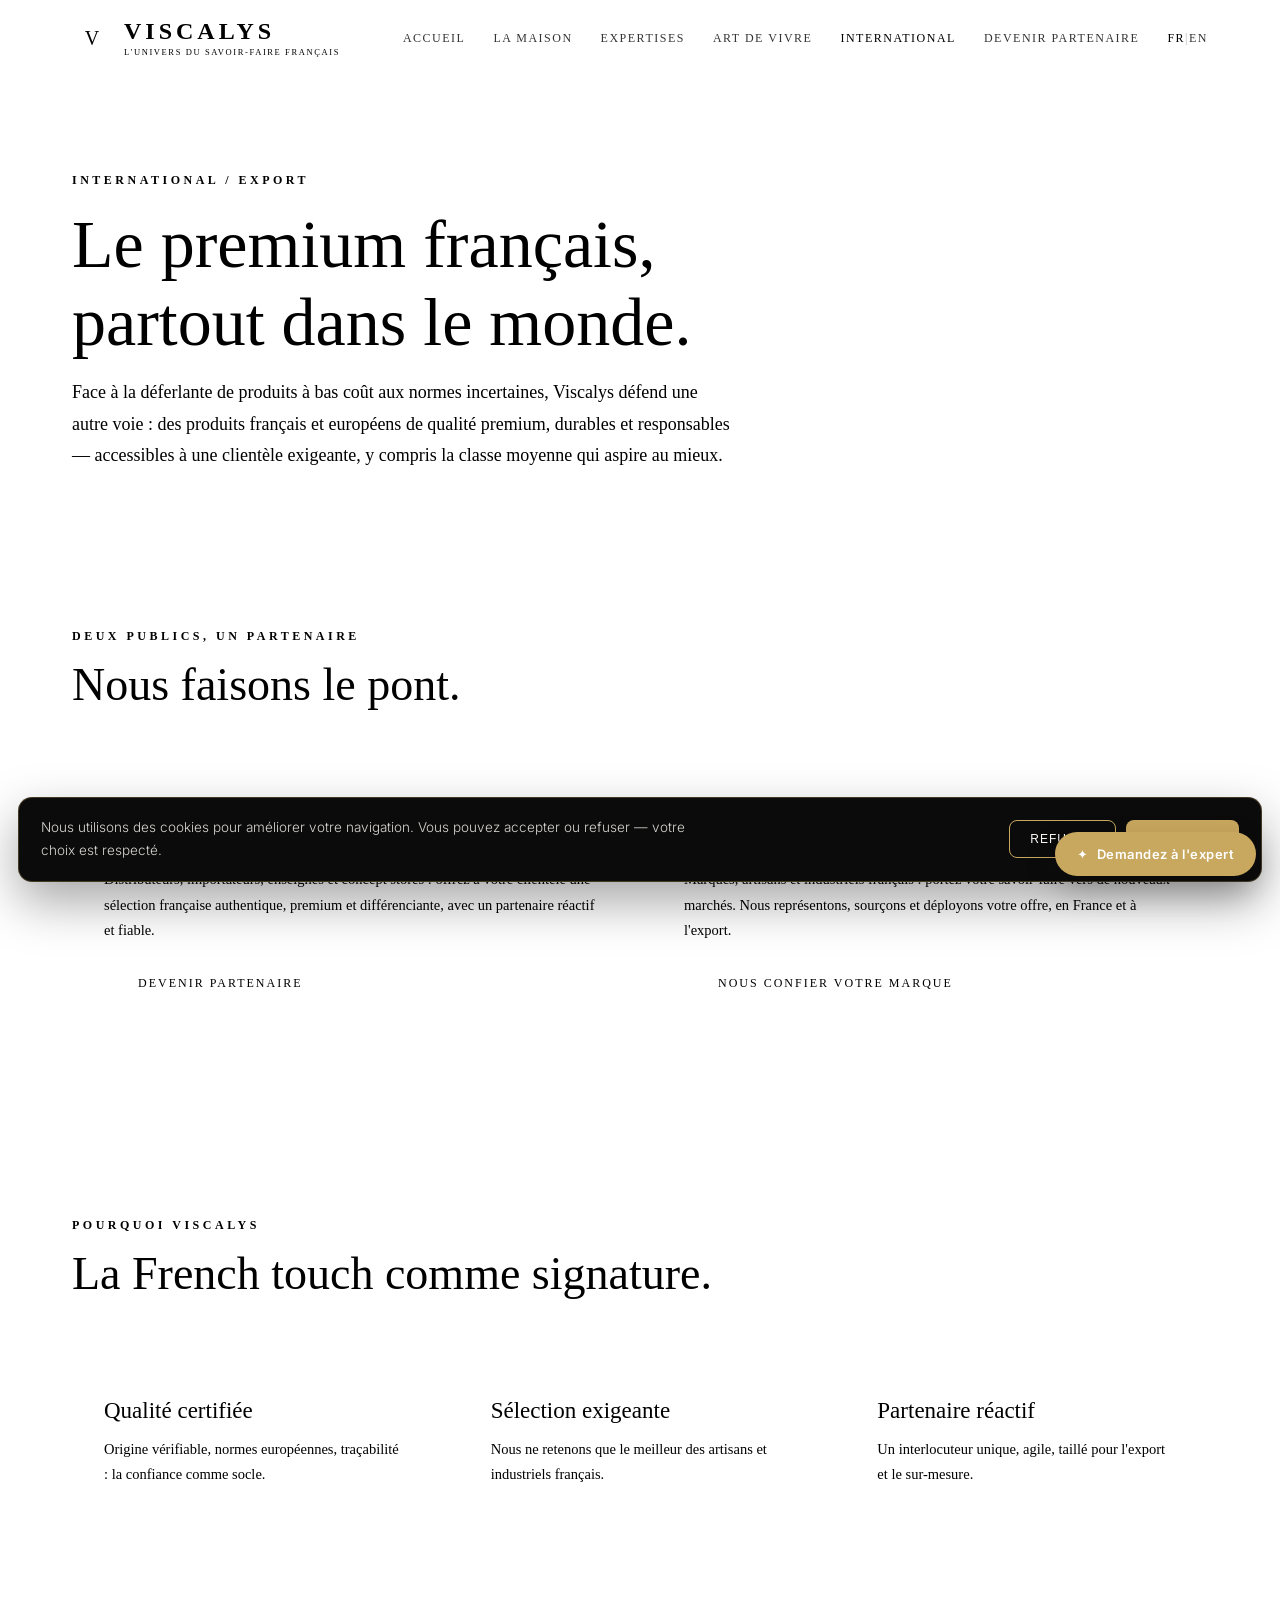
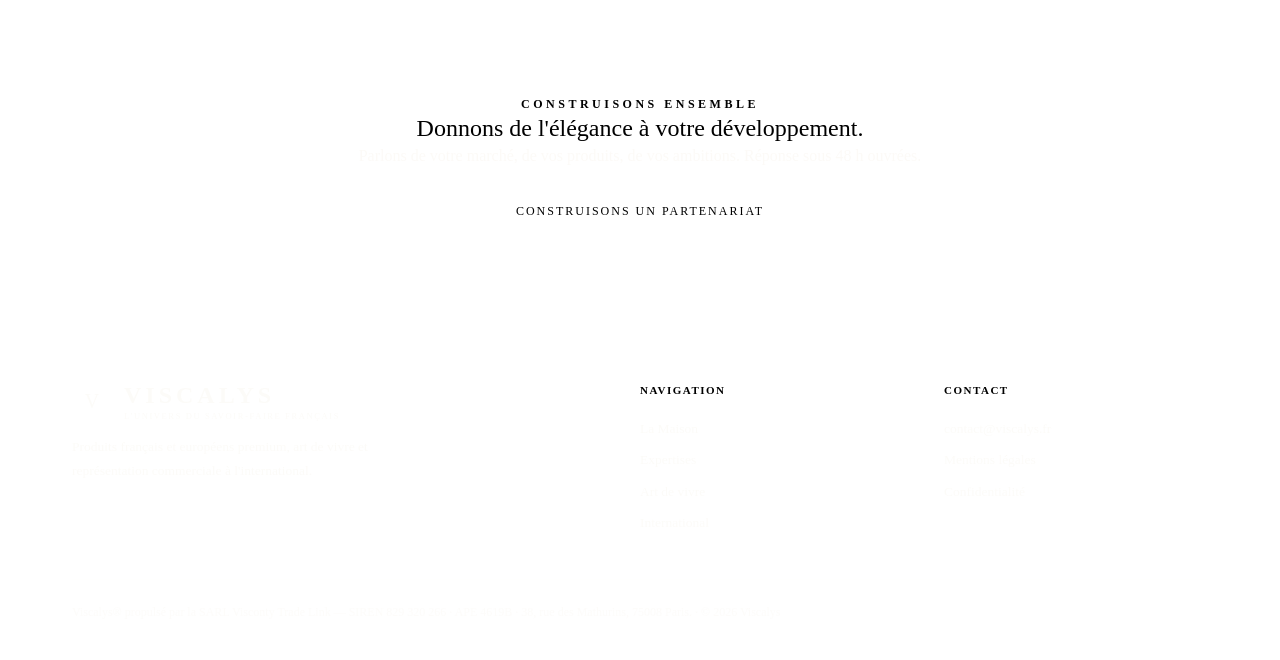
<file: international.html>
<!DOCTYPE html>
<html lang="fr">
<head>
<meta charset="UTF-8">
<meta name="viewport" content="width=device-width, initial-scale=1.0">
<title>International — Viscalys | Le premium français à l'export</title>
<meta name="description" content="Viscalys à l'international : une alternative premium française et européenne face aux produits à bas coût. Partenaire des acheteurs étrangers et des fournisseurs français.">
<link rel="canonical" href="https://www.viscalys.fr/international.html">
<link rel="alternate" hreflang="fr" href="https://www.viscalys.fr/international.html">
<link rel="alternate" hreflang="en" href="https://www.viscalys.fr/en/international.html">
<link rel="alternate" hreflang="x-default" href="https://www.viscalys.fr/international.html">
<meta property="og:type" content="website">
<meta property="og:site_name" content="Viscalys">
<meta property="og:locale" content="fr_FR">
<meta property="og:locale:alternate" content="en_US">
<meta property="og:url" content="https://www.viscalys.fr/international.html">
<meta property="og:title" content="International — Viscalys | Le premium français à l'export">
<meta property="og:description" content="Viscalys à l'international : une alternative premium française et européenne face aux produits à bas coût.">
<meta name="twitter:card" content="summary">
<meta name="twitter:title" content="International — Viscalys">
<meta name="twitter:description" content="Viscalys à l'international : une alternative premium française et européenne face aux produits à bas coût.">
<link rel="preconnect" href="https://fonts.googleapis.com"><link rel="preconnect" href="https://fonts.gstatic.com" crossorigin>
<link href="https://fonts.googleapis.com/css2?family=Playfair+Display:ital,wght@0,400;0,500;0,600;1,400;1,500&family=Inter:wght@300;400;500;600&display=swap" rel="stylesheet">
<link rel="stylesheet" href="styles.css">
    <noscript><style>.reveal{opacity:1!important;transform:none!important}</style></noscript>
</head>
<body>
<header>
  <div class="wrap nav">
    <a class="logo" href="index.html"><span class="mono">V</span><span class="logo-txt"><b>Viscalys</b><small data-fr="L'univers du savoir-faire français" data-en="The world of French savoir-faire">L'univers du savoir-faire français</small></span></a>
    <nav class="menu" id="menu">
      <a href="index.html" data-fr="Accueil" data-en="Home">Accueil</a>
      <a href="maison.html" data-fr="La Maison" data-en="The House">La Maison</a>
      <a href="expertises.html" data-fr="Expertises" data-en="Expertise">Expertises</a>
      <a href="art-de-vivre.html" data-fr="Art de vivre" data-en="Art of living">Art de vivre</a>
      <a href="international.html" class="active" data-fr="International" data-en="International">International</a>
      <a href="contact.html" data-fr="Devenir partenaire" data-en="Become a partner">Devenir partenaire</a>
      <span class="lang"><span class="active" data-l="fr">FR</span><span style="opacity:.3">|</span><a href="en/international.html" data-l="en">EN</a></span>
    </nav>
    <button class="burger">☰</button>
  </div>
</header>

<section class="page-hero">
  <div class="wrap">
    <div class="eyebrow" data-fr="International / Export" data-en="International / Export">International / Export</div>
    <h1 data-fr="Le premium français,<br>partout dans le monde." data-en="French premium,<br>everywhere in the world.">Le premium français,<br>partout dans le monde.</h1>
    <p data-fr="Face à la déferlante de produits à bas coût aux normes incertaines, Viscalys défend une autre voie : des produits français et européens de qualité premium, durables et responsables — accessibles à une clientèle exigeante, y compris la classe moyenne qui aspire au mieux." data-en="Against the flood of low-cost goods with uncertain standards, Viscalys stands for another way: premium-quality French and European products, durable and responsible — accessible to a discerning clientele, including the middle class that aspires to better.">Face à la déferlante de produits à bas coût aux normes incertaines, Viscalys défend une autre voie : des produits français et européens de qualité premium, durables et responsables — accessibles à une clientèle exigeante, y compris la classe moyenne qui aspire au mieux.</p>
  </div>
</section>

<section>
  <div class="wrap">
    <div class="sec-head reveal"><div class="eyebrow" data-fr="Deux publics, un partenaire" data-en="Two audiences, one partner">Deux publics, un partenaire</div>
      <h2 data-fr="Nous faisons le pont." data-en="We are the bridge.">Nous faisons le pont.</h2></div>
    <div class="grid-2">
      <div class="card reveal"><div class="tag" data-fr="Acheteurs & distributeurs" data-en="Buyers & distributors">Acheteurs & distributeurs</div>
        <h3 data-fr="Vous achetez à l'international" data-en="You buy internationally">Vous achetez à l'international</h3>
        <p data-fr="Distributeurs, importateurs, enseignes et concept stores : offrez à votre clientèle une sélection française authentique, premium et différenciante, avec un partenaire réactif et fiable." data-en="Distributors, importers, retailers and concept stores: offer your clientele an authentic, premium and distinctive French selection, with a responsive and reliable partner.">Distributeurs, importateurs, enseignes et concept stores : offrez à votre clientèle une sélection française authentique, premium et différenciante, avec un partenaire réactif et fiable.</p>
        <a class="btn btn-ghost" href="contact.html" style="margin-top:14px" data-fr="Devenir partenaire" data-en="Become a partner">Devenir partenaire</a></div>
      <div class="card reveal"><div class="tag" data-fr="Fournisseurs & artisans" data-en="Suppliers & artisans">Fournisseurs & artisans</div>
        <h3 data-fr="Vous fabriquez en France" data-en="You manufacture in France">Vous fabriquez en France</h3>
        <p data-fr="Marques, artisans et industriels français : portez votre savoir-faire vers de nouveaux marchés. Nous représentons, sourçons et déployons votre offre, en France et à l'export." data-en="French brands, artisans and manufacturers: take your savoir-faire to new markets. We represent, source and deploy your offer, in France and abroad.">Marques, artisans et industriels français : portez votre savoir-faire vers de nouveaux marchés. Nous représentons, sourçons et déployons votre offre, en France et à l'export.</p>
        <a class="btn btn-ghost" href="contact.html" style="margin-top:14px" data-fr="Nous confier votre marque" data-en="Entrust us with your brand">Nous confier votre marque</a></div>
    </div>
  </div>
</section>

<section class="soft">
  <div class="wrap">
    <div class="sec-head reveal"><div class="eyebrow" data-fr="Pourquoi Viscalys" data-en="Why Viscalys">Pourquoi Viscalys</div>
      <h2 data-fr="La French touch comme signature." data-en="The French touch as signature.">La French touch comme signature.</h2></div>
    <div class="grid-3">
      <div class="card reveal"><h3 data-fr="Qualité certifiée" data-en="Certified quality">Qualité certifiée</h3><p data-fr="Origine vérifiable, normes européennes, traçabilité : la confiance comme socle." data-en="Verifiable origin, European standards, traceability: trust as a foundation.">Origine vérifiable, normes européennes, traçabilité : la confiance comme socle.</p></div>
      <div class="card reveal"><h3 data-fr="Sélection exigeante" data-en="Demanding selection">Sélection exigeante</h3><p data-fr="Nous ne retenons que le meilleur des artisans et industriels français." data-en="We retain only the finest French artisans and manufacturers.">Nous ne retenons que le meilleur des artisans et industriels français.</p></div>
      <div class="card reveal"><h3 data-fr="Partenaire réactif" data-en="Responsive partner">Partenaire réactif</h3><p data-fr="Un interlocuteur unique, agile, taillé pour l'export et le sur-mesure." data-en="A single, agile point of contact, built for export and bespoke needs.">Un interlocuteur unique, agile, taillé pour l'export et le sur-mesure.</p></div>
    </div>
  </div>
</section>

<section class="dark center">
  <div class="wrap reveal" style="max-width:720px;margin:0 auto">
    <div class="eyebrow" data-fr="Construisons ensemble" data-en="Let's build together">Construisons ensemble</div>
    <h2 data-fr="Donnons de l'élégance à votre développement." data-en="Let's bring elegance to your growth.">Donnons de l'élégance à votre développement.</h2>
    <p data-fr="Parlons de votre marché, de vos produits, de vos ambitions. Réponse sous 48 h ouvrées." data-en="Let's talk about your market, your products, your ambitions. Reply within 48 business hours.">Parlons de votre marché, de vos produits, de vos ambitions. Réponse sous 48 h ouvrées.</p>
    <a class="btn btn-light" href="contact.html" style="margin-top:16px" data-fr="Construisons un partenariat" data-en="Let's build a partnership">Construisons un partenariat</a>
  </div>
</section>

<footer>
  <div class="wrap">
    <div class="foot-grid">
      <div><a class="logo" href="index.html"><span class="mono">V</span><span class="logo-txt"><b>Viscalys</b><small data-fr="L'univers du savoir-faire français" data-en="The world of French savoir-faire">L'univers du savoir-faire français</small></span></a>
        <p style="max-width:340px;margin-top:14px" data-fr="Produits français et européens premium, art de vivre et représentation commerciale à l'international." data-en="Premium French and European products, art of living and international commercial representation.">Produits français et européens premium, art de vivre et représentation commerciale à l'international.</p></div>
      <div><h4 data-fr="Navigation" data-en="Navigation">Navigation</h4>
        <a href="maison.html" data-fr="La Maison" data-en="The House">La Maison</a><a href="expertises.html" data-fr="Expertises" data-en="Expertise">Expertises</a><a href="art-de-vivre.html" data-fr="Art de vivre" data-en="Art of living">Art de vivre</a><a href="international.html" data-fr="International" data-en="International">International</a></div>
      <div><h4 data-fr="Contact" data-en="Contact">Contact</h4>
        <a href="contact.html">contact@viscalys.fr</a><a href="mentions-legales.html" data-fr="Mentions légales" data-en="Legal notice">Mentions légales</a><a href="confidentialite.html" data-fr="Confidentialité" data-en="Privacy">Confidentialité</a></div>
    </div>
    <div class="legal"><span data-fr="Viscalys® propulsé par la SARL Visconty Trade Link — SIREN 829 320 266 · APE 4619B · 38, rue des Mathurins, 75008 Paris." data-en="Viscalys® powered by Visconty Trade Link (SARL) — SIREN 829 320 266 · APE 4619B · 38, rue des Mathurins, 75008 Paris.">Viscalys® propulsé par la SARL Visconty Trade Link — SIREN 829 320 266 · APE 4619B · 38, rue des Mathurins, 75008 Paris.</span> · © <span data-year></span> Viscalys</div>
  </div>
</footer>
<script src="app.js"></script>
</body>
</html>
</file>
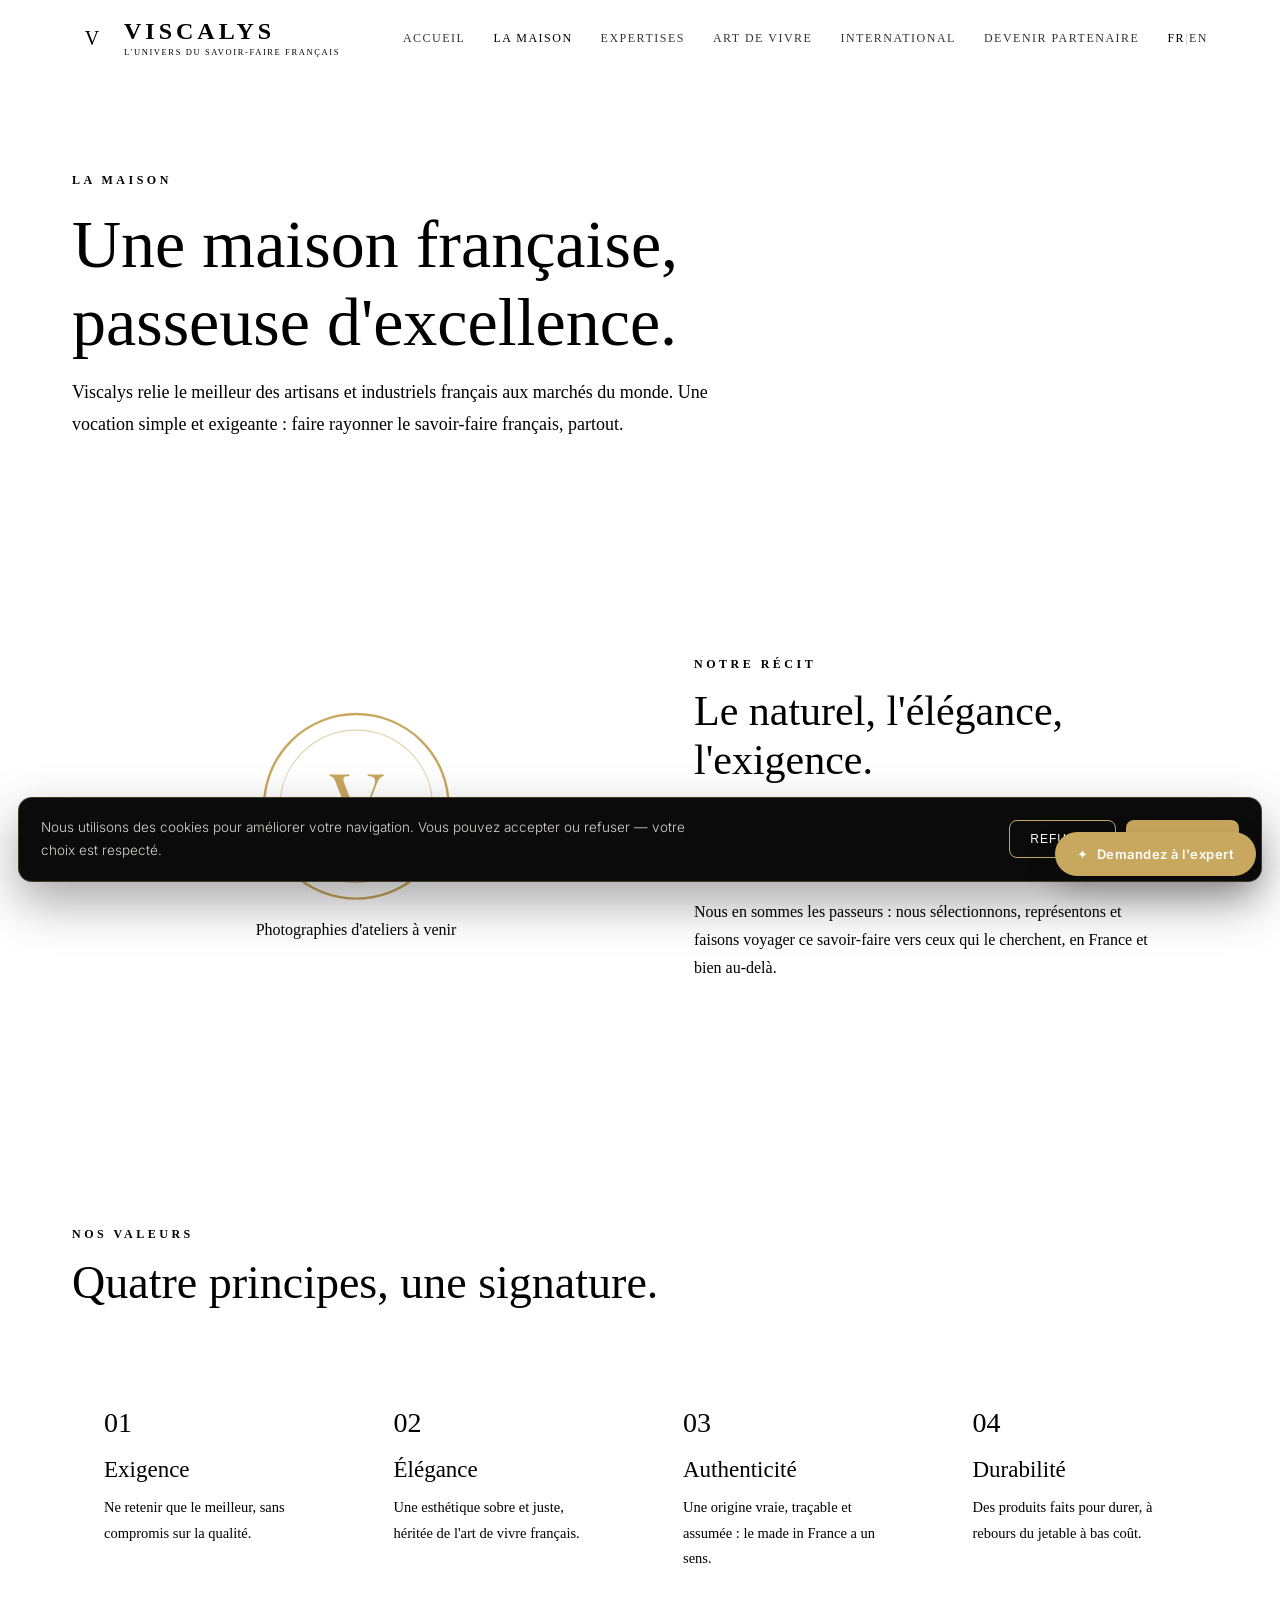
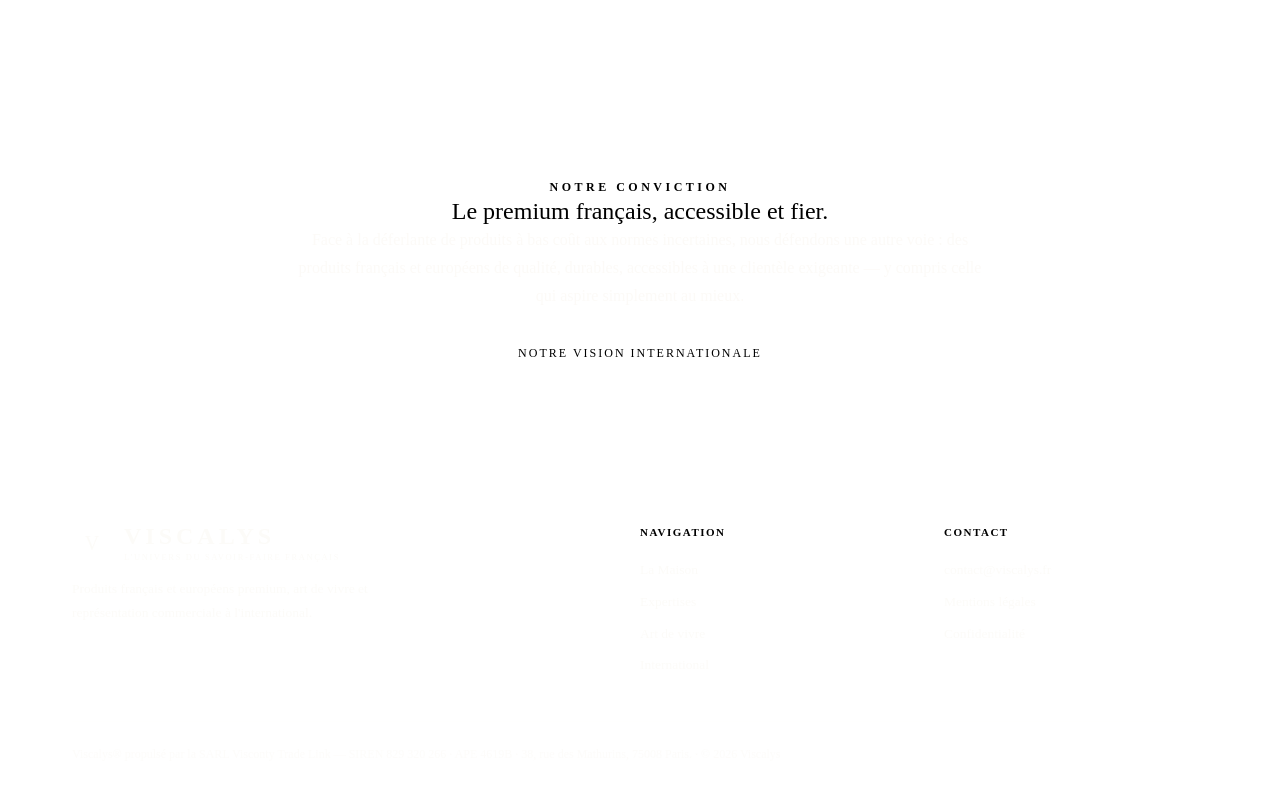
<file: maison.html>
<!DOCTYPE html>
<html lang="fr">
<head>
<meta charset="UTF-8">
<meta name="viewport" content="width=device-width, initial-scale=1.0">
<title>La Maison — Viscalys | L'univers du savoir-faire français</title>
<meta name="description" content="La Maison Viscalys : une maison française premium qui relie le meilleur des artisans et industriels français aux marchés du monde. Vision, valeurs, savoir-faire.">
<link rel="canonical" href="https://www.viscalys.fr/maison.html">
<link rel="alternate" hreflang="fr" href="https://www.viscalys.fr/maison.html">
<link rel="alternate" hreflang="en" href="https://www.viscalys.fr/en/maison.html">
<link rel="alternate" hreflang="x-default" href="https://www.viscalys.fr/maison.html">
<meta property="og:type" content="website">
<meta property="og:site_name" content="Viscalys">
<meta property="og:locale" content="fr_FR">
<meta property="og:locale:alternate" content="en_US">
<meta property="og:url" content="https://www.viscalys.fr/maison.html">
<meta property="og:title" content="La Maison — Viscalys | L'univers du savoir-faire français">
<meta property="og:description" content="La Maison Viscalys : une maison française premium qui relie le meilleur des artisans et industriels français aux marchés du monde. Vision, valeurs, savoir-faire.">
<meta name="twitter:card" content="summary">
<meta name="twitter:title" content="La Maison — Viscalys">
<meta name="twitter:description" content="La Maison Viscalys : une maison française premium qui relie le meilleur des artisans et industriels français aux marchés du monde.">
<link rel="preconnect" href="https://fonts.googleapis.com"><link rel="preconnect" href="https://fonts.gstatic.com" crossorigin>
<link href="https://fonts.googleapis.com/css2?family=Playfair+Display:ital,wght@0,400;0,500;0,600;1,400;1,500&family=Inter:wght@300;400;500;600&display=swap" rel="stylesheet">
<link rel="stylesheet" href="styles.css">
      <noscript><style>.reveal{opacity:1!important;transform:none!important}</style></noscript>
</head>
<body>
<header>
  <div class="wrap nav">
    <a class="logo" href="index.html"><span class="mono">V</span><span class="logo-txt"><b>Viscalys</b><small data-fr="L'univers du savoir-faire français" data-en="The world of French savoir-faire">L'univers du savoir-faire français</small></span></a>
    <nav class="menu" id="menu">
      <a href="index.html" data-fr="Accueil" data-en="Home">Accueil</a>
      <a href="maison.html" class="active" data-fr="La Maison" data-en="The House">La Maison</a>
      <a href="expertises.html" data-fr="Expertises" data-en="Expertise">Expertises</a>
      <a href="art-de-vivre.html" data-fr="Art de vivre" data-en="Art of living">Art de vivre</a>
      <a href="international.html" data-fr="International" data-en="International">International</a>
      <a href="contact.html" data-fr="Devenir partenaire" data-en="Become a partner">Devenir partenaire</a>
      <span class="lang"><span class="active" data-l="fr">FR</span><span style="opacity:.3">|</span><a href="en/maison.html" data-l="en">EN</a></span>
    </nav>
    <button class="burger">☰</button>
  </div>
</header>

<section class="page-hero">
  <div class="wrap">
    <div class="eyebrow" data-fr="La Maison" data-en="The House">La Maison</div>
    <h1 data-fr="Une maison française,<br>passeuse d'excellence." data-en="A French house,<br>a bridge of excellence.">Une maison française,<br>passeuse d'excellence.</h1>
    <p data-fr="Viscalys relie le meilleur des artisans et industriels français aux marchés du monde. Une vocation simple et exigeante : faire rayonner le savoir-faire français, partout." data-en="Viscalys connects the finest French artisans and manufacturers to the world's markets. A simple, demanding vocation: to make French savoir-faire shine, everywhere.">Viscalys relie le meilleur des artisans et industriels français aux marchés du monde. Une vocation simple et exigeante : faire rayonner le savoir-faire français, partout.</p>
  </div>
</section>

<section>
  <div class="wrap">
    <div class="split reveal">
              <div class="visual"><div class="visual-mono"><svg viewBox="0 0 100 100" fill="none" xmlns="http://www.w3.org/2000/svg"><circle cx="50" cy="50" r="46" stroke="#C8A75E" stroke-width="1.2"/><circle cx="50" cy="50" r="38" stroke="#C8A75E" stroke-width="0.6" opacity=".5"/><text x="50" y="64" text-anchor="middle" font-family="Playfair Display, Georgia, serif" font-size="42" fill="#C8A75E">V</text></svg><span data-fr="Photographies d'ateliers à venir" data-en="Workshop photography coming soon">Photographies d'ateliers à venir</span></div></div>
      <div class="txt">
        <div class="eyebrow" data-fr="Notre récit" data-en="Our story">Notre récit</div>
        <h2 data-fr="Le naturel, l'élégance, l'exigence." data-en="The natural, elegance, excellence.">Le naturel, l'élégance, l'exigence.</h2>
        <p data-fr="Viscalys est née d'une conviction : la France possède un trésor — celui de mains expertes, d'ateliers patients et d'industries précises. Ce trésor mérite mieux que l'oubli face aux produits standardisés." data-en="Viscalys was born from a conviction: France holds a treasure — expert hands, patient workshops and precise industries. This treasure deserves better than to fade against standardised goods.">Viscalys est née d'une conviction : la France possède un trésor — celui de mains expertes, d'ateliers patients et d'industries précises. Ce trésor mérite mieux que l'oubli face aux produits standardisés.</p>
        <p data-fr="Nous en sommes les passeurs : nous sélectionnons, représentons et faisons voyager ce savoir-faire vers ceux qui le cherchent, en France et bien au-delà." data-en="We are its bridge: we curate, represent and carry this savoir-faire to those who seek it, in France and far beyond.">Nous en sommes les passeurs : nous sélectionnons, représentons et faisons voyager ce savoir-faire vers ceux qui le cherchent, en France et bien au-delà.</p>
      </div>
    </div>
  </div>
</section>

<section class="soft">
  <div class="wrap">
    <div class="sec-head reveal"><div class="eyebrow" data-fr="Nos valeurs" data-en="Our values">Nos valeurs</div>
      <h2 data-fr="Quatre principes, une signature." data-en="Four principles, one signature.">Quatre principes, une signature.</h2></div>
    <div class="grid-4">
      <div class="card reveal"><div class="n">01</div><h3 data-fr="Exigence" data-en="Excellence">Exigence</h3><p data-fr="Ne retenir que le meilleur, sans compromis sur la qualité." data-en="Retain only the best, with no compromise on quality.">Ne retenir que le meilleur, sans compromis sur la qualité.</p></div>
      <div class="card reveal"><div class="n">02</div><h3 data-fr="Élégance" data-en="Elegance">Élégance</h3><p data-fr="Une esthétique sobre et juste, héritée de l'art de vivre français." data-en="A sober, fitting aesthetic, inherited from the French art of living.">Une esthétique sobre et juste, héritée de l'art de vivre français.</p></div>
      <div class="card reveal"><div class="n">03</div><h3 data-fr="Authenticité" data-en="Authenticity">Authenticité</h3><p data-fr="Une origine vraie, traçable et assumée : le made in France a un sens." data-en="A true, traceable, owned origin: made in France means something.">Une origine vraie, traçable et assumée : le made in France a un sens.</p></div>
      <div class="card reveal"><div class="n">04</div><h3 data-fr="Durabilité" data-en="Sustainability">Durabilité</h3><p data-fr="Des produits faits pour durer, à rebours du jetable à bas coût." data-en="Products made to last, against low-cost disposability.">Des produits faits pour durer, à rebours du jetable à bas coût.</p></div>
    </div>
  </div>
</section>

<section class="dark center">
  <div class="wrap reveal" style="max-width:760px;margin:0 auto">
    <div class="eyebrow" data-fr="Notre conviction" data-en="Our conviction">Notre conviction</div>
    <h2 data-fr="Le premium français, accessible et fier." data-en="French premium — accessible and proud.">Le premium français, accessible et fier.</h2>
    <p data-fr="Face à la déferlante de produits à bas coût aux normes incertaines, nous défendons une autre voie : des produits français et européens de qualité, durables, accessibles à une clientèle exigeante — y compris celle qui aspire simplement au mieux." data-en="Against the flood of low-cost goods with uncertain standards, we stand for another way: quality French and European products, durable and accessible to a discerning clientele — including those who simply aspire to better.">Face à la déferlante de produits à bas coût aux normes incertaines, nous défendons une autre voie : des produits français et européens de qualité, durables, accessibles à une clientèle exigeante — y compris celle qui aspire simplement au mieux.</p>
    <a class="btn btn-light" href="international.html" style="margin-top:18px" data-fr="Notre vision internationale" data-en="Our international vision">Notre vision internationale</a>
  </div>
</section>

<footer>
  <div class="wrap">
    <div class="foot-grid">
      <div><a class="logo" href="index.html"><span class="mono">V</span><span class="logo-txt"><b>Viscalys</b><small data-fr="L'univers du savoir-faire français" data-en="The world of French savoir-faire">L'univers du savoir-faire français</small></span></a>
        <p style="max-width:340px;margin-top:14px" data-fr="Produits français et européens premium, art de vivre et représentation commerciale à l'international." data-en="Premium French and European products, art of living and international commercial representation.">Produits français et européens premium, art de vivre et représentation commerciale à l'international.</p></div>
      <div><h4 data-fr="Navigation" data-en="Navigation">Navigation</h4>
        <a href="maison.html" data-fr="La Maison" data-en="The House">La Maison</a><a href="expertises.html" data-fr="Expertises" data-en="Expertise">Expertises</a><a href="art-de-vivre.html" data-fr="Art de vivre" data-en="Art of living">Art de vivre</a><a href="international.html" data-fr="International" data-en="International">International</a></div>
      <div><h4 data-fr="Contact" data-en="Contact">Contact</h4>
        <a href="contact.html">contact@viscalys.fr</a><a href="mentions-legales.html" data-fr="Mentions légales" data-en="Legal notice">Mentions légales</a><a href="confidentialite.html" data-fr="Confidentialité" data-en="Privacy">Confidentialité</a></div>
    </div>
    <div class="legal"><span data-fr="Viscalys® propulsé par la SARL Visconty Trade Link — SIREN 829 320 266 · APE 4619B · 38, rue des Mathurins, 75008 Paris." data-en="Viscalys® powered by Visconty Trade Link (SARL) — SIREN 829 320 266 · APE 4619B · 38, rue des Mathurins, 75008 Paris.">Viscalys® propulsé par la SARL Visconty Trade Link — SIREN 829 320 266 · APE 4619B · 38, rue des Mathurins, 75008 Paris.</span> · © <span data-year></span> Viscalys</div>
  </div>
</footer>
<script src="app.js"></script>
</body>
</html>
</file>
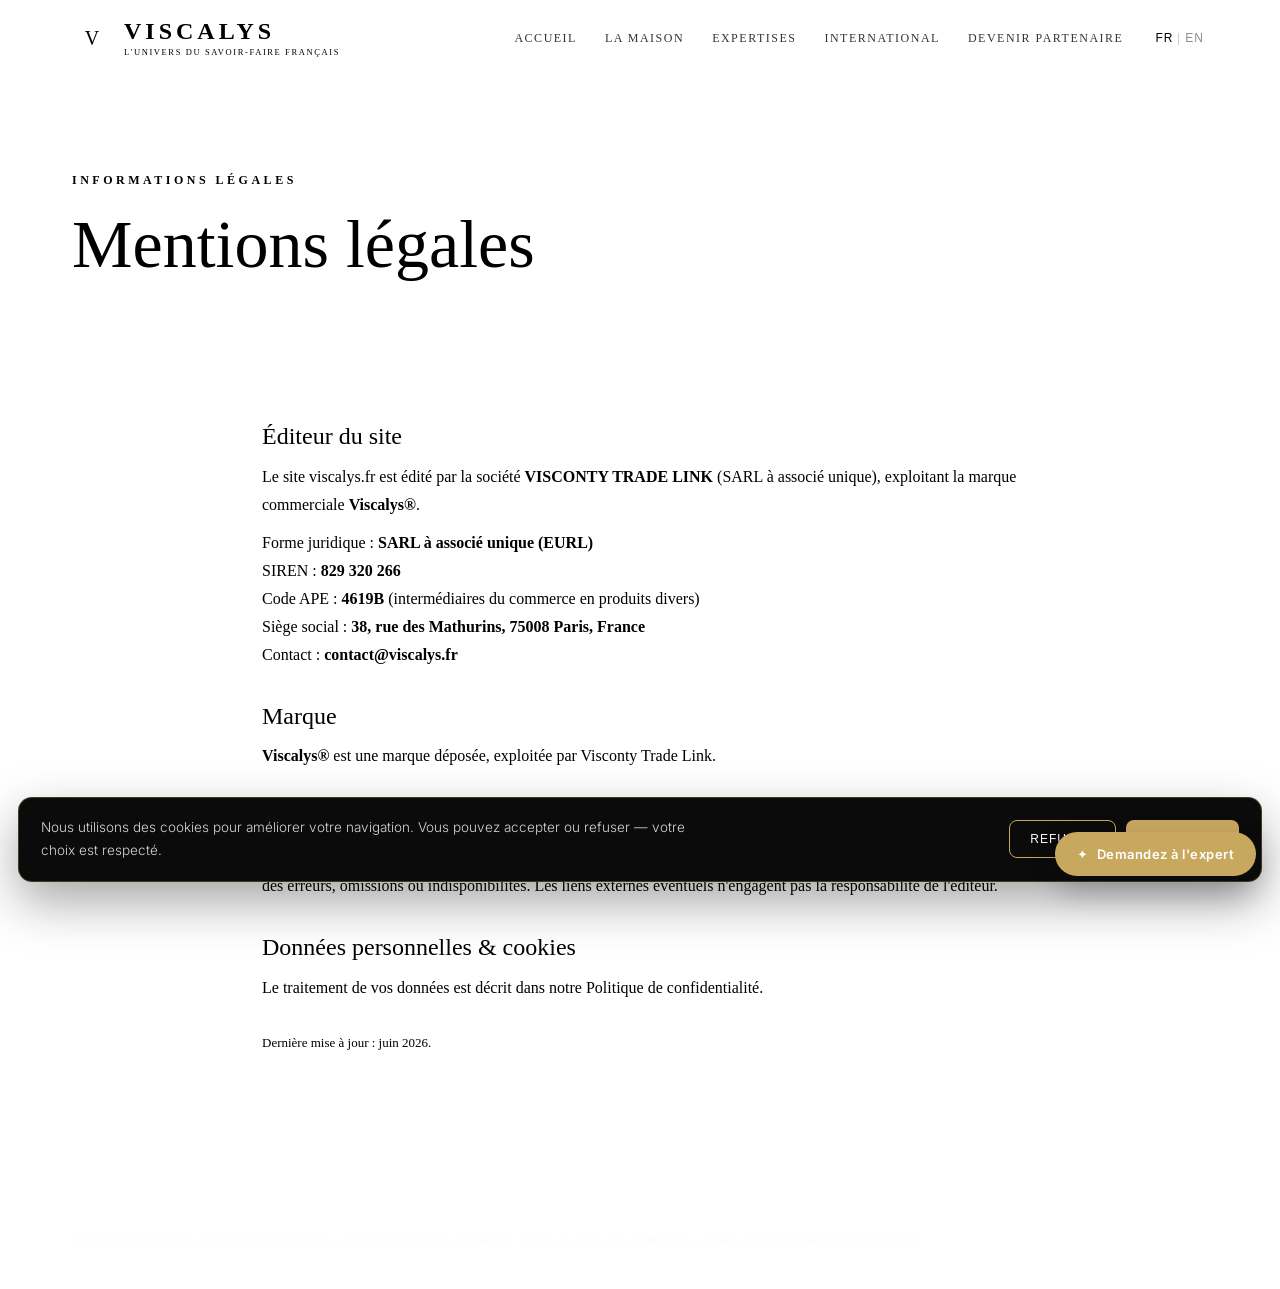
<file: mentions-legales.html>
<!DOCTYPE html>
<html lang="fr">
<head>
<meta charset="UTF-8">
<meta name="viewport" content="width=device-width, initial-scale=1.0">
<title>Mentions légales — Viscalys</title>
<meta name="description" content="Mentions légales du site viscalys.fr, édité par la SARL Visconty Trade Link.">
<meta name="robots" content="noindex">
<link rel="preconnect" href="https://fonts.googleapis.com"><link rel="preconnect" href="https://fonts.gstatic.com" crossorigin>
<link href="https://fonts.googleapis.com/css2?family=Playfair+Display:ital,wght@0,400;0,500;0,600;1,400;1,500&family=Inter:wght@300;400;500;600&display=swap" rel="stylesheet">
<link rel="stylesheet" href="styles.css">
<style>.legal-content{ max-width:820px; } .legal-content h2{ font-size:24px; margin:34px 0 12px; } .legal-content p,.legal-content li{ color:var(--grey); margin-bottom:10px; } .legal-content strong{ color:var(--black); }</style>
</head>
<body>
<header>
  <div class="wrap nav">
    <a class="logo" href="index.html"><span class="mono">V</span><span class="logo-txt"><b>Viscalys</b><small data-fr="L'univers du savoir-faire français" data-en="The world of French savoir-faire">L'univers du savoir-faire français</small></span></a>
    <nav class="menu" id="menu">
      <a href="index.html" data-fr="Accueil" data-en="Home">Accueil</a>
      <a href="maison.html" data-fr="La Maison" data-en="The House">La Maison</a>
      <a href="expertises.html" data-fr="Expertises" data-en="Expertise">Expertises</a>
      <a href="international.html" data-fr="International" data-en="International">International</a>
      <a href="contact.html" data-fr="Devenir partenaire" data-en="Become a partner">Devenir partenaire</a>
      <span class="lang"><button data-l="fr" class="active" onclick="setLang('fr')">FR</button><span style="opacity:.3">|</span><button data-l="en" onclick="setLang('en')">EN</button></span>
    </nav>
    <button class="burger">☰</button>
  </div>
</header>

<section class="page-hero"><div class="wrap"><div class="eyebrow" data-fr="Informations légales" data-en="Legal information">Informations légales</div><h1 data-fr="Mentions légales" data-en="Legal notice">Mentions légales</h1></div></section>

<section style="padding-top:20px"><div class="wrap legal-content">

  <h2 data-fr="Éditeur du site" data-en="Site publisher">Éditeur du site</h2>
  <p data-fr="Le site viscalys.fr est édité par la société <strong>VISCONTY TRADE LINK</strong> (SARL à associé unique), exploitant la marque commerciale <strong>Viscalys®</strong>." data-en="The site viscalys.fr is published by <strong>VISCONTY TRADE LINK</strong> (single-member limited company), operating the trade name <strong>Viscalys®</strong>.">Le site viscalys.fr est édité par la société <strong>VISCONTY TRADE LINK</strong> (SARL à associé unique), exploitant la marque commerciale <strong>Viscalys®</strong>.</p>
  <p>
    <span data-fr="Forme juridique : " data-en="Legal form: ">Forme juridique : </span><strong data-fr="SARL à associé unique (EURL)" data-en="Single-member SARL (EURL)">SARL à associé unique (EURL)</strong><br>
    <span>SIREN : </span><strong>829 320 266</strong><br>
    <span data-fr="Code APE : " data-en="APE code: ">Code APE : </span><strong>4619B</strong> <span data-fr="(intermédiaires du commerce en produits divers)" data-en="(trade intermediaries in various products)">(intermédiaires du commerce en produits divers)</span><br>
    <span data-fr="Siège social : " data-en="Registered office: ">Siège social : </span><strong>38, rue des Mathurins, 75008 Paris, France</strong><br>
    <span data-fr="Contact : " data-en="Contact: ">Contact : </span><strong>contact@viscalys.fr</strong>
  </p>

  <h2 data-fr="Marque" data-en="Trademark">Marque</h2>
  <p data-fr="<strong>Viscalys®</strong> est une marque déposée, exploitée par Visconty Trade Link." data-en="<strong>Viscalys®</strong> is a registered trademark, operated by Visconty Trade Link."><strong>Viscalys®</strong> est une marque déposée, exploitée par Visconty Trade Link.</p>

  <h2 data-fr="Responsabilité" data-en="Liability">Responsabilité</h2>
  <p data-fr="Viscalys® s'efforce d'assurer l'exactitude des informations diffusées sur le site mais ne saurait être tenue responsable des erreurs, omissions ou indisponibilités. Les liens externes éventuels n'engagent pas la responsabilité de l'éditeur." data-en="Viscalys® strives to ensure the accuracy of the information published on the site but cannot be held liable for any errors, omissions or unavailability. Any external links do not engage the publisher's liability.">Viscalys® s'efforce d'assurer l'exactitude des informations diffusées sur le site mais ne saurait être tenue responsable des erreurs, omissions ou indisponibilités. Les liens externes éventuels n'engagent pas la responsabilité de l'éditeur.</p>

  <h2 data-fr="Données personnelles & cookies" data-en="Personal data & cookies">Données personnelles & cookies</h2>
  <p data-fr="Le traitement de vos données est décrit dans notre " data-en="The processing of your data is described in our ">Le traitement de vos données est décrit dans notre <a class="gold" href="confidentialite.html" data-fr="Politique de confidentialité" data-en="Privacy policy">Politique de confidentialité</a>.</p>

  <p style="margin-top:30px;font-size:13px" data-fr="Dernière mise à jour : juin 2026." data-en="Last updated: June 2026.">Dernière mise à jour : juin 2026.</p>
</div></section>

<footer>
  <div class="wrap">
    <div class="legal"><span data-fr="Viscalys® propulsé par la SARL Visconty Trade Link — SIREN 829 320 266 · APE 4619B · 38, rue des Mathurins, 75008 Paris." data-en="Viscalys® powered by Visconty Trade Link (SARL) — SIREN 829 320 266 · APE 4619B · 38, rue des Mathurins, 75008 Paris.">Viscalys® propulsé par la SARL Visconty Trade Link — SIREN 829 320 266 · APE 4619B · 38, rue des Mathurins, 75008 Paris.</span> · <a href="index.html" data-fr="Accueil" data-en="Home">Accueil</a> · <a href="confidentialite.html" data-fr="Confidentialité" data-en="Privacy">Confidentialité</a> · © <span data-year></span> Viscalys®</div>
  </div>
</footer>
<script src="app.js"></script>
</body>
</html>
</file>
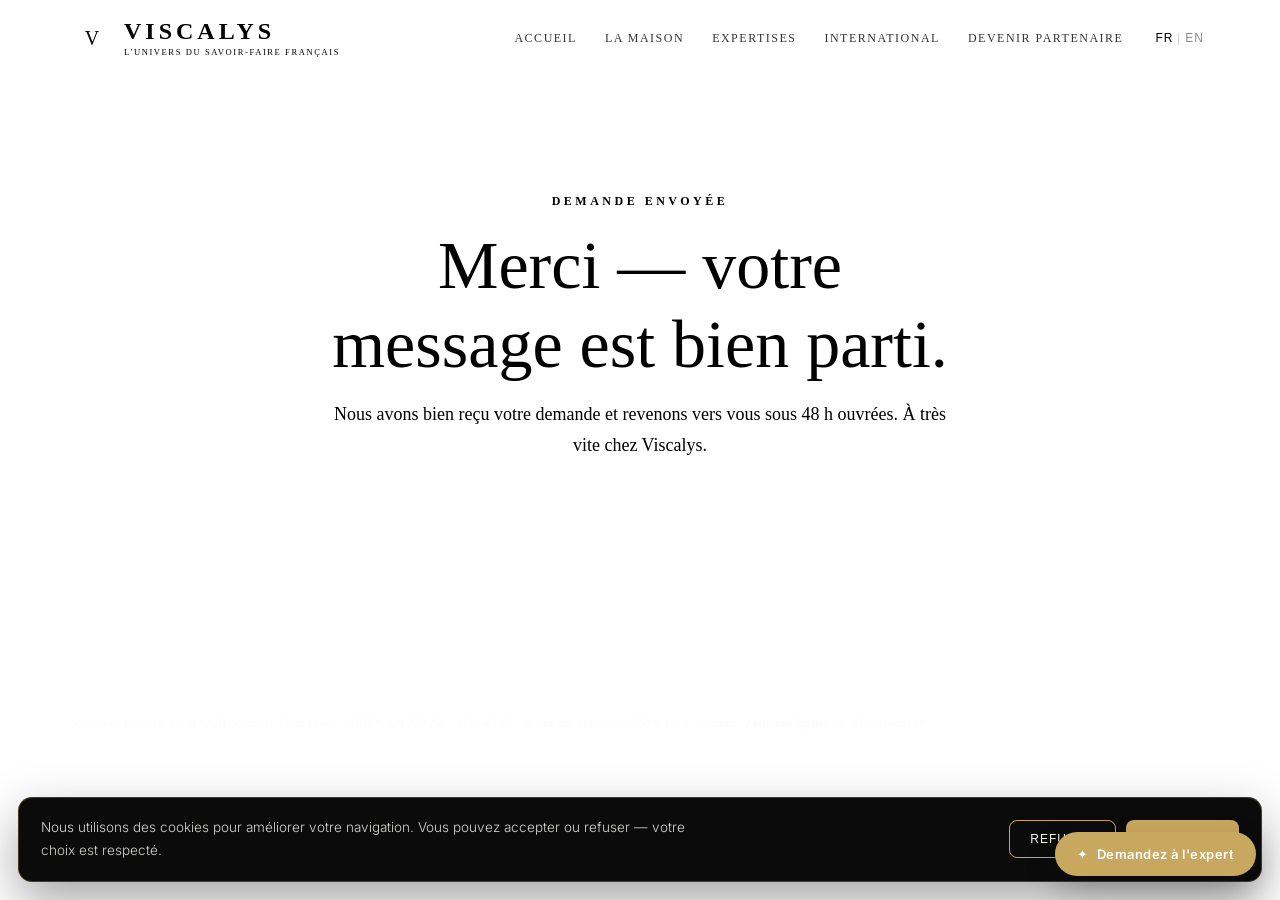
<file: merci.html>
<!DOCTYPE html>
<html lang="fr">
<head>
<meta charset="UTF-8">
<meta name="viewport" content="width=device-width, initial-scale=1.0">
<title>Merci — Viscalys</title>
<meta name="description" content="Votre demande a bien été envoyée à Viscalys. Nous revenons vers vous sous 48 h ouvrées.">
<meta name="robots" content="noindex">
<link rel="preconnect" href="https://fonts.googleapis.com"><link rel="preconnect" href="https://fonts.gstatic.com" crossorigin>
<link href="https://fonts.googleapis.com/css2?family=Playfair+Display:ital,wght@0,400;0,500;0,600;1,400;1,500&family=Inter:wght@300;400;500;600&display=swap" rel="stylesheet">
<link rel="stylesheet" href="styles.css">
</head>
<body>
<header>
  <div class="wrap nav">
    <a class="logo" href="index.html"><span class="mono">V</span><span class="logo-txt"><b>Viscalys</b><small data-fr="L'univers du savoir-faire français" data-en="The world of French savoir-faire">L'univers du savoir-faire français</small></span></a>
    <nav class="menu" id="menu">
      <a href="index.html" data-fr="Accueil" data-en="Home">Accueil</a>
      <a href="maison.html" data-fr="La Maison" data-en="The House">La Maison</a>
      <a href="expertises.html" data-fr="Expertises" data-en="Expertise">Expertises</a>
      <a href="international.html" data-fr="International" data-en="International">International</a>
      <a href="contact.html" data-fr="Devenir partenaire" data-en="Become a partner">Devenir partenaire</a>
      <span class="lang"><button data-l="fr" class="active" onclick="setLang('fr')">FR</button><span style="opacity:.3">|</span><button data-l="en" onclick="setLang('en')">EN</button></span>
    </nav>
    <button class="burger">☰</button>
  </div>
</header>

<section class="page-hero center" style="min-height:70vh;display:flex;align-items:center;justify-content:center;text-align:center">
  <div class="wrap" style="max-width:680px;margin:0 auto">
    <div class="eyebrow" data-fr="Demande envoyée" data-en="Request sent">Demande envoyée</div>
    <h1 data-fr="Merci — votre message est bien parti." data-en="Thank you — your message is on its way.">Merci — votre message est bien parti.</h1>
    <p style="color:var(--grey);font-size:18px;margin-top:14px" data-fr="Nous avons bien reçu votre demande et revenons vers vous sous 48 h ouvrées. À très vite chez Viscalys." data-en="We have received your request and will get back to you within 48 business hours. See you very soon at Viscalys.">Nous avons bien reçu votre demande et revenons vers vous sous 48 h ouvrées. À très vite chez Viscalys.</p>
    <a class="btn btn-primary" href="index.html" style="margin-top:26px" data-fr="Retour à l'accueil" data-en="Back to home">Retour à l'accueil</a>
  </div>
</section>

<footer>
  <div class="wrap">
    <div class="legal"><span data-fr="Viscalys® propulsé par la SARL Visconty Trade Link — SIREN 829 320 266 · APE 4619B · 38, rue des Mathurins, 75008 Paris." data-en="Viscalys® powered by Visconty Trade Link (SARL) — SIREN 829 320 266 · APE 4619B · 38, rue des Mathurins, 75008 Paris.">Viscalys® propulsé par la SARL Visconty Trade Link — SIREN 829 320 266 · APE 4619B · 38, rue des Mathurins, 75008 Paris.</span> · <a href="index.html" data-fr="Accueil" data-en="Home">Accueil</a> · <a href="mentions-legales.html" data-fr="Mentions légales" data-en="Legal notice">Mentions légales</a> · © <span data-year></span> Viscalys®</div>
  </div>
</footer>
<script src="app.js"></script>
</body>
</html>
</file>
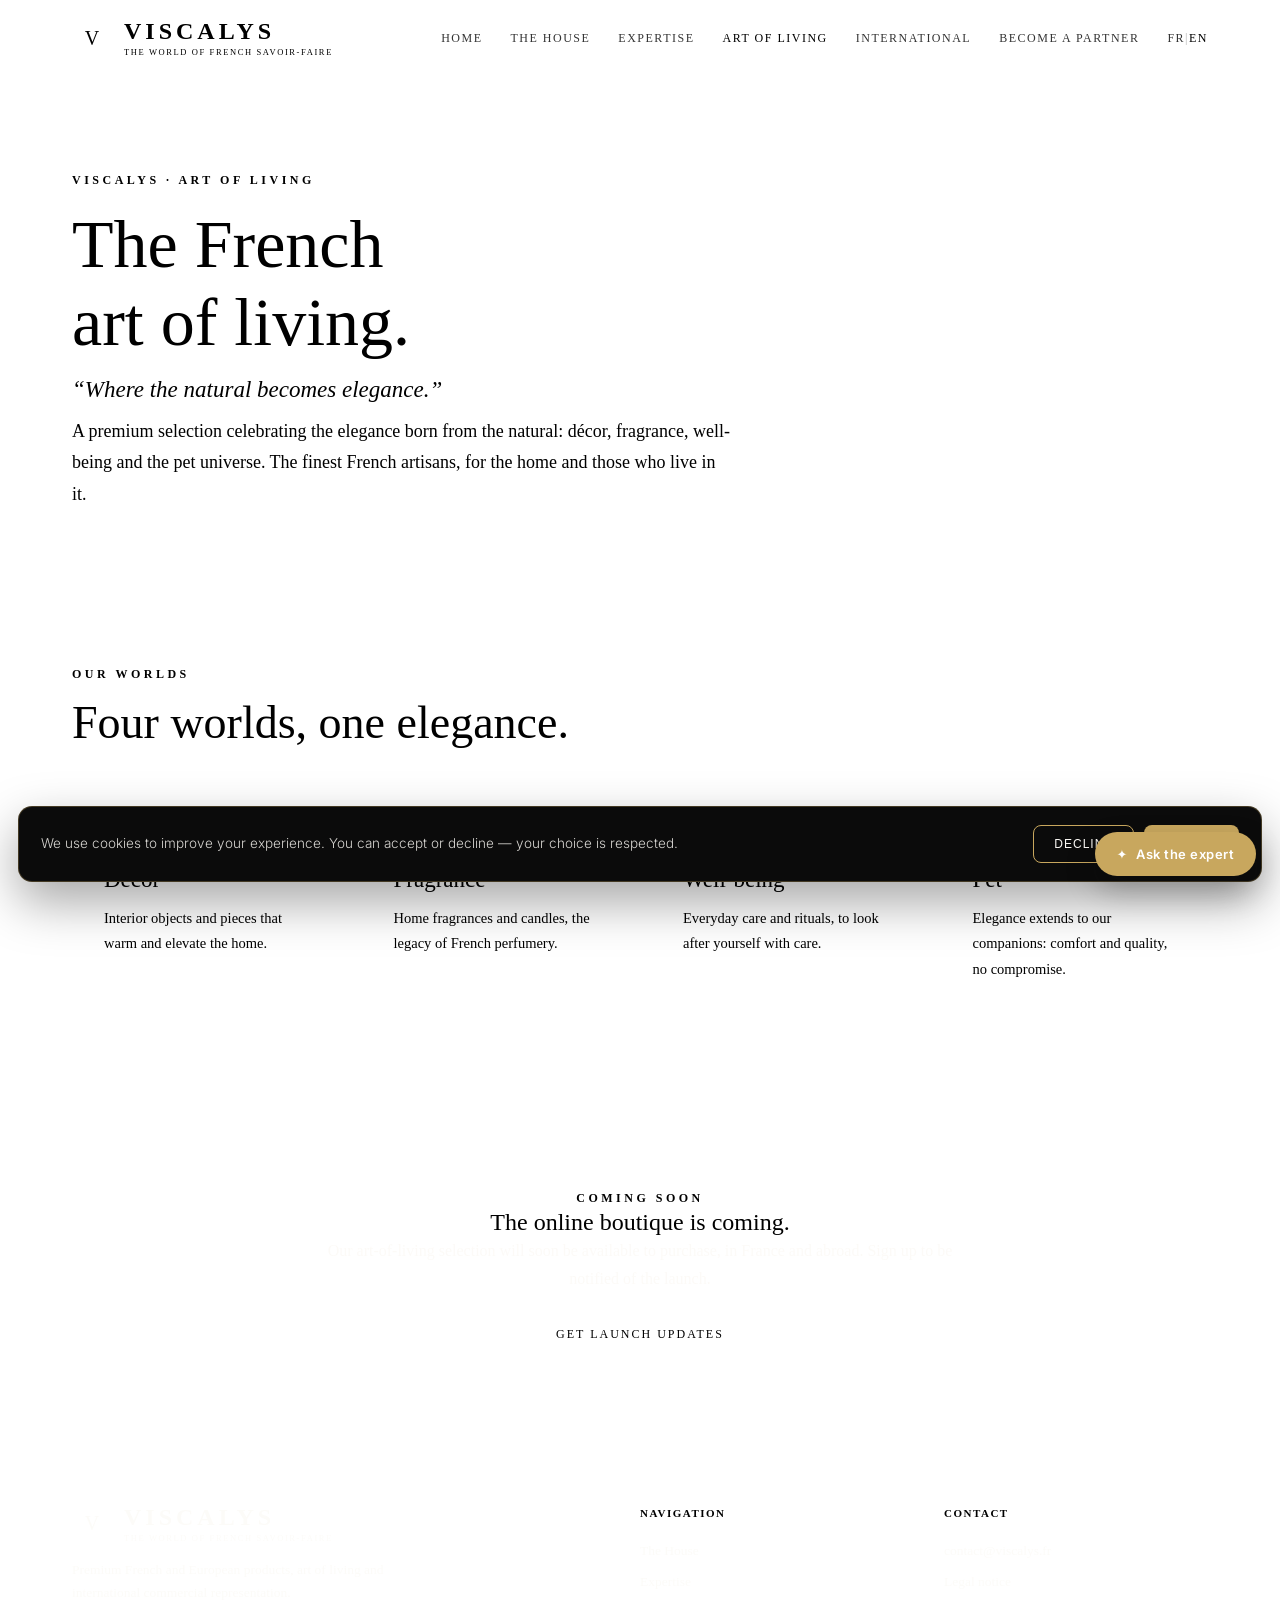
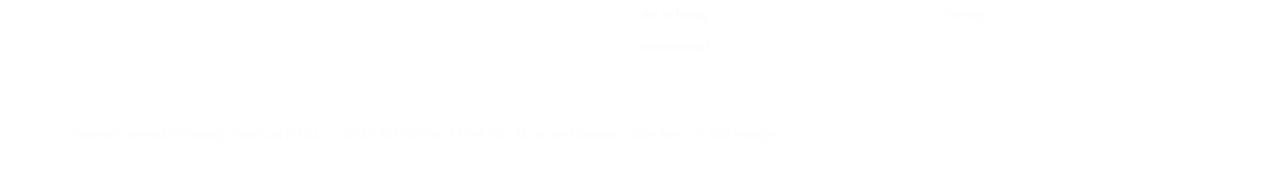
<file: en/art-de-vivre.html>
<!DOCTYPE html>
<html lang="en">
<head>
<meta charset="UTF-8">
<meta name="viewport" content="width=device-width, initial-scale=1.0">
<title>Art of Living — Viscalys | Where the Natural Becomes Elegance</title>
<meta name="description" content="The Viscalys art of living: décor, fragrance, well-being and the pet universe. A premium French selection. Where the natural becomes elegance.">
<link rel="canonical" href="https://www.viscalys.fr/en/art-de-vivre.html">
<link rel="alternate" hreflang="fr" href="https://www.viscalys.fr/art-de-vivre.html">
<link rel="alternate" hreflang="en" href="https://www.viscalys.fr/en/art-de-vivre.html">
<link rel="alternate" hreflang="x-default" href="https://www.viscalys.fr/art-de-vivre.html">
<meta property="og:type" content="website">
<meta property="og:site_name" content="Viscalys">
<meta property="og:locale" content="en_US">
<meta property="og:locale:alternate" content="fr_FR">
<meta property="og:url" content="https://www.viscalys.fr/en/art-de-vivre.html">
<meta property="og:title" content="Art of Living — Viscalys">
<meta property="og:description" content="The Viscalys art of living: décor, fragrance, well-being and the pet universe. A premium French selection.">
<meta name="twitter:card" content="summary">
<meta name="twitter:title" content="Art of Living — Viscalys">
<meta name="twitter:description" content="The Viscalys art of living: décor, fragrance, well-being and the pet universe. A premium French selection.">
<link rel="preconnect" href="https://fonts.googleapis.com"><link rel="preconnect" href="https://fonts.gstatic.com" crossorigin>
<link href="https://fonts.googleapis.com/css2?family=Playfair+Display:ital,wght@0,400;0,500;0,600;1,400;1,500&family=Inter:wght@300;400;500;600&display=swap" rel="stylesheet">
<link rel="stylesheet" href="../styles.css">
    <noscript><style>.reveal{opacity:1!important;transform:none!important}</style></noscript>
</head>
<body class="en">
<header>
  <div class="wrap nav">
    <a class="logo" href="index.html"><span class="mono">V</span><span class="logo-txt"><b>Viscalys</b><small data-fr="L'univers du savoir-faire français" data-en="The world of French savoir-faire">The world of French savoir-faire</small></span></a>
    <nav class="menu" id="menu">
      <a href="index.html" data-fr="Accueil" data-en="Home">Home</a>
      <a href="maison.html" data-fr="La Maison" data-en="The House">The House</a>
      <a href="expertises.html" data-fr="Expertises" data-en="Expertise">Expertise</a>
      <a href="art-de-vivre.html" class="active" data-fr="Art de vivre" data-en="Art of living">Art of living</a>
      <a href="international.html" data-fr="International" data-en="International">International</a>
      <a href="contact.html" data-fr="Devenir partenaire" data-en="Become a partner">Become a partner</a>
      <span class="lang"><a href="../art-de-vivre.html" data-l="fr">FR</a><span style="opacity:.3">|</span><span class="active" data-l="en">EN</span></span>
    </nav>
    <button class="burger">☰</button>
  </div>
</header>

<section class="page-hero">
  <div class="wrap">
    <div class="eyebrow" data-fr="Viscalys · Art de vivre" data-en="Viscalys · Art of living">Viscalys · Art of living</div>
    <h1 data-fr="L'art de vivre<br>à la française." data-en="The French<br>art of living.">The French<br>art of living.</h1>
    <p class="serif" style="font-style:italic;color:var(--gold);font-size:23px;margin:6px 0 12px" data-fr="« Là où le naturel devient élégance. »" data-en="“Where the natural becomes elegance.”">“Where the natural becomes elegance.”</p>
    <p data-fr="Une sélection premium qui célèbre l'élégance née du naturel : décoration, senteurs, bien-être et univers du compagnon. Le meilleur des artisans français, pour la maison et ceux qui l'habitent." data-en="A premium selection celebrating the elegance born from the natural: décor, fragrance, well-being and the pet universe. The finest French artisans, for the home and those who live in it.">A premium selection celebrating the elegance born from the natural: décor, fragrance, well-being and the pet universe. The finest French artisans, for the home and those who live in it.</p>
  </div>
</section>

<section>
  <div class="wrap">
    <div class="sec-head reveal"><div class="eyebrow" data-fr="Nos univers" data-en="Our worlds">Our worlds</div>
      <h2 data-fr="Quatre univers, une même élégance." data-en="Four worlds, one elegance.">Four worlds, one elegance.</h2></div>
    <div class="grid-4">
      <div class="card reveal"><div class="tag">01</div><h3 data-fr="Décoration" data-en="Décor">Décor</h3><p data-fr="Objets et pièces d'intérieur qui réchauffent et subliment la maison." data-en="Interior objects and pieces that warm and elevate the home.">Interior objects and pieces that warm and elevate the home.</p></div>
      <div class="card reveal"><div class="tag">02</div><h3 data-fr="Senteurs" data-en="Fragrance">Fragrance</h3><p data-fr="Parfums de maison et bougies, l'héritage de la parfumerie française." data-en="Home fragrances and candles, the legacy of French perfumery.">Home fragrances and candles, the legacy of French perfumery.</p></div>
      <div class="card reveal"><div class="tag">03</div><h3 data-fr="Bien-être" data-en="Well-being">Well-being</h3><p data-fr="Soins et rituels du quotidien, pour prendre soin de soi avec justesse." data-en="Everyday care and rituals, to look after yourself with care.">Everyday care and rituals, to look after yourself with care.</p></div>
      <div class="card reveal"><div class="tag">04</div><h3 data-fr="Compagnon · Pet" data-en="Pet">Pet</h3><p data-fr="L'élégance s'étend à nos compagnons : confort et qualité, sans compromis." data-en="Elegance extends to our companions: comfort and quality, no compromise.">Elegance extends to our companions: comfort and quality, no compromise.</p></div>
    </div>
  </div>
</section>

<section class="dark center">
  <div class="wrap reveal" style="max-width:720px;margin:0 auto">
    <div class="eyebrow" data-fr="Bientôt" data-en="Coming soon">Coming soon</div>
    <h2 data-fr="La boutique en ligne arrive." data-en="The online boutique is coming.">The online boutique is coming.</h2>
    <p data-fr="Notre sélection art de vivre sera bientôt disponible à l'achat, en France et à l'international. Inscrivez-vous pour être informé du lancement." data-en="Our art-of-living selection will soon be available to purchase, in France and abroad. Sign up to be notified of the launch.">Our art-of-living selection will soon be available to purchase, in France and abroad. Sign up to be notified of the launch.</p>
    <a class="btn btn-light" href="contact.html" style="margin-top:16px" data-fr="Être informé du lancement" data-en="Get launch updates">Get launch updates</a>
  </div>
</section>

<footer>
  <div class="wrap">
    <div class="foot-grid">
      <div><a class="logo" href="index.html"><span class="mono">V</span><span class="logo-txt"><b>Viscalys</b><small data-fr="L'univers du savoir-faire français" data-en="The world of French savoir-faire">The world of French savoir-faire</small></span></a>
        <p style="max-width:340px;margin-top:14px" data-fr="Produits français et européens premium, art de vivre et représentation commerciale à l'international." data-en="Premium French and European products, art of living and international commercial representation.">Premium French and European products, art of living and international commercial representation.</p></div>
      <div><h4 data-fr="Navigation" data-en="Navigation">Navigation</h4>
        <a href="maison.html" data-fr="La Maison" data-en="The House">The House</a><a href="expertises.html" data-fr="Expertises" data-en="Expertise">Expertise</a><a href="art-de-vivre.html" data-fr="Art de vivre" data-en="Art of living">Art of living</a><a href="international.html" data-fr="International" data-en="International">International</a></div>
      <div><h4 data-fr="Contact" data-en="Contact">Contact</h4>
        <a href="contact.html">contact@viscalys.fr</a><a href="../mentions-legales.html?lang=en" data-fr="Mentions légales" data-en="Legal notice">Legal notice</a><a href="../confidentialite.html?lang=en" data-fr="Confidentialité" data-en="Privacy">Privacy</a></div>
    </div>
    <div class="legal"><span data-fr="Viscalys® propulsé par la SARL Visconty Trade Link — SIREN 829 320 266 · APE 4619B · 38, rue des Mathurins, 75008 Paris." data-en="Viscalys® powered by Visconty Trade Link (SARL) — SIREN 829 320 266 · APE 4619B · 38, rue des Mathurins, 75008 Paris.">Viscalys® powered by Visconty Trade Link (SARL) — SIREN 829 320 266 · APE 4619B · 38, rue des Mathurins, 75008 Paris.</span> · © <span data-year></span> Viscalys</div>
  </div>
</footer>
<script src="../app.js"></script>
</body>
</html>
</file>
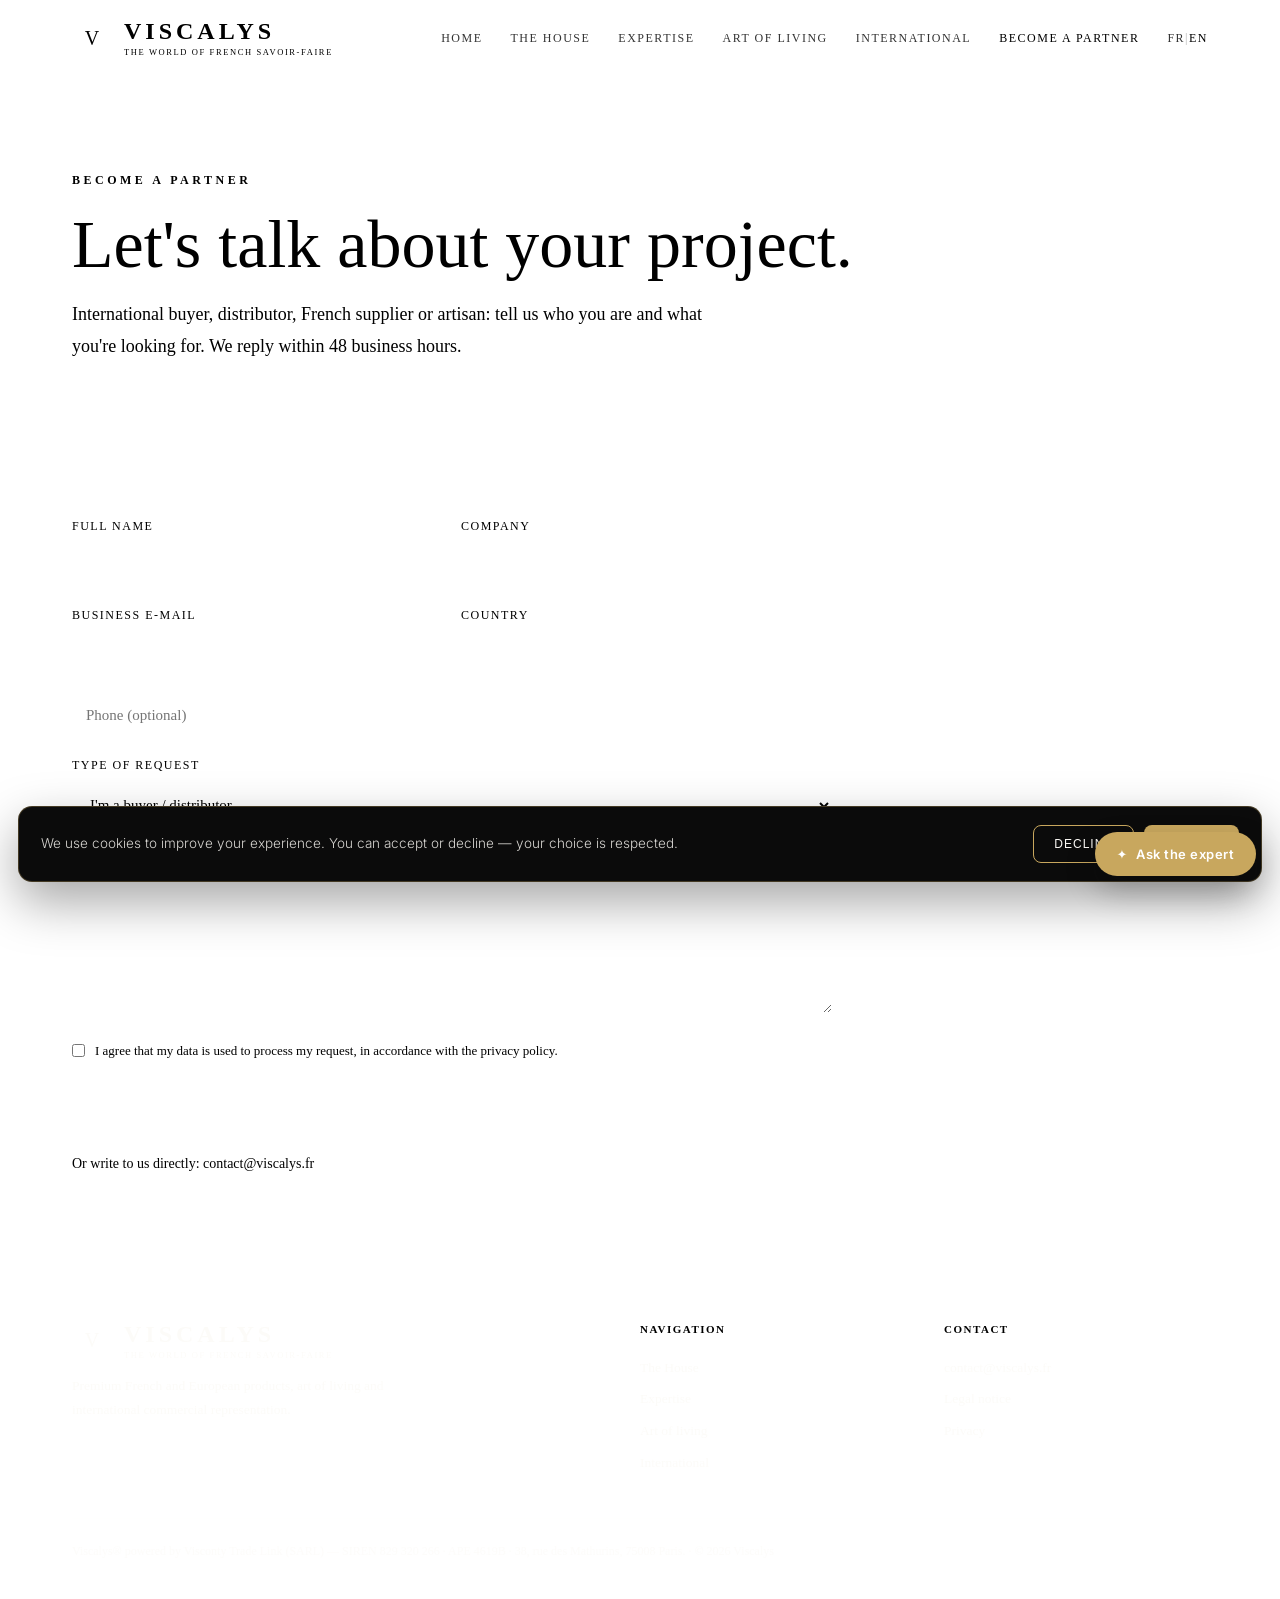
<file: en/contact.html>
<!DOCTYPE html>
<html lang="en">
<head>
<meta charset="UTF-8">
<meta name="viewport" content="width=device-width, initial-scale=1.0">
<title>Become a Partner — Viscalys | B2B Contact</title>
<meta name="description" content="Become a Viscalys partner: international buyers, distributors, French suppliers and artisans. Contact us at contact@viscalys.fr.">
<link rel="canonical" href="https://www.viscalys.fr/en/contact.html">
<link rel="alternate" hreflang="fr" href="https://www.viscalys.fr/contact.html">
<link rel="alternate" hreflang="en" href="https://www.viscalys.fr/en/contact.html">
<link rel="alternate" hreflang="x-default" href="https://www.viscalys.fr/contact.html">
<meta property="og:type" content="website">
<meta property="og:site_name" content="Viscalys">
<meta property="og:locale" content="en_US">
<meta property="og:locale:alternate" content="fr_FR">
<meta property="og:url" content="https://www.viscalys.fr/en/contact.html">
<meta property="og:title" content="Become a Partner — Viscalys">
<meta property="og:description" content="Become a Viscalys partner: international buyers, distributors, French suppliers and artisans.">
<meta name="twitter:card" content="summary">
<meta name="twitter:title" content="Become a Partner — Viscalys">
<meta name="twitter:description" content="Become a Viscalys partner: international buyers, distributors, French suppliers and artisans.">
<link rel="preconnect" href="https://fonts.googleapis.com"><link rel="preconnect" href="https://fonts.gstatic.com" crossorigin>
<link href="https://fonts.googleapis.com/css2?family=Playfair+Display:ital,wght@0,400;0,500;0,600;1,400;1,500&family=Inter:wght@300;400;500;600&display=swap" rel="stylesheet">
<link rel="stylesheet" href="../styles.css">
    <noscript><style>.reveal{opacity:1!important;transform:none!important}</style></noscript>
</head>
<body class="en">
<header>
    <div class="wrap nav">
    <a class="logo" href="index.html"><span class="mono">V</span><span class="logo-txt"><b>Viscalys</b><small data-fr="L'univers du savoir-faire français" data-en="The world of French savoir-faire">The world of French savoir-faire</small></span></a>
    <nav class="menu" id="menu">
      <a href="index.html" data-fr="Accueil" data-en="Home">Home</a>
      <a href="maison.html" data-fr="La Maison" data-en="The House">The House</a>
      <a href="expertises.html" data-fr="Expertises" data-en="Expertise">Expertise</a>
      <a href="art-de-vivre.html" data-fr="Art de vivre" data-en="Art of living">Art of living</a>
      <a href="international.html" data-fr="International" data-en="International">International</a>
      <a href="contact.html" class="active" data-fr="Devenir partenaire" data-en="Become a partner">Become a partner</a>
      <span class="lang"><a href="../contact.html" data-l="fr">FR</a><span style="opacity:.3">|</span><span class="active" data-l="en">EN</span></span>
    </nav>
    <button class="burger">☰</button>
  </div>
</header>

<section class="page-hero">
  <div class="wrap">
    <div class="eyebrow" data-fr="Devenir partenaire" data-en="Become a partner">Become a partner</div>
    <h1 data-fr="Parlons de votre projet." data-en="Let's talk about your project.">Let's talk about your project.</h1>
    <p data-fr="Acheteur international, distributeur, fournisseur ou artisan français : dites-nous qui vous êtes et ce que vous cherchez. Nous revenons vers vous sous 48 h ouvrées." data-en="International buyer, distributor, French supplier or artisan: tell us who you are and what you're looking for. We reply within 48 business hours.">International buyer, distributor, French supplier or artisan: tell us who you are and what you're looking for. We reply within 48 business hours.</p>
  </div>
</section>

<section>
  <div class="wrap">
    <form class="form reveal" action="https://formsubmit.co/contact@viscalys.fr" method="POST">
      <input type="hidden" name="_subject" value="New enquiry — Viscalys.fr (EN)">
      <input type="hidden" name="_template" value="table">
      <input type="hidden" name="_captcha" value="false">
      <input type="hidden" name="_next" value="https://www.viscalys.fr/merci.html">
      <input type="text" name="_honey" style="display:none" tabindex="-1" autocomplete="off">
      <div><label data-fr="Nom & prénom" data-en="Full name">Full name</label><input type="text" name="nom" required></div>
      <div><label data-fr="Société" data-en="Company">Company</label><input type="text" name="societe"></div>
      <div><label data-fr="E-mail professionnel" data-en="Business e-mail">Business e-mail</label><input type="email" name="email" required></div>
      <div><label data-fr="Pays" data-en="Country">Country</label><input type="text" name="pays"></div>
              <div><input type="tel" name="telephone" placeholder="Phone (optional)"></div>
      <div class="full"><label data-fr="Type de demande" data-en="Type of request">Type of request</label>
        <select name="type">
          <option data-fr="Je suis acheteur / distributeur" data-en="I'm a buyer / distributor">I'm a buyer / distributor</option>
          <option data-fr="Je suis fournisseur / artisan français" data-en="I'm a French supplier / artisan">I'm a French supplier / artisan</option>
          <option data-fr="Porteur de projet / start-up" data-en="Project owner / start-up">Project owner / start-up</option>
          <option data-fr="Autre" data-en="Other">Other</option>
        </select></div>
      <div class="full"><label data-fr="Votre message" data-en="Your message">Your message</label><textarea name="message" required></textarea></div>
      <div class="full consent"><input type="checkbox" required>
        <span data-fr="J'accepte que mes données soient utilisées pour traiter ma demande, conformément à la politique de confidentialité." data-en="I agree that my data is used to process my request, in accordance with the privacy policy.">I agree that my data is used to process my request, in accordance with the privacy policy.</span></div>
      <div class="full"><button class="btn btn-primary" type="submit" data-fr="Envoyer ma demande" data-en="Send my request">Send my request</button></div>
    </form>
    <p class="muted reveal" style="margin-top:26px;font-size:14px" data-fr="Ou écrivez-nous directement : contact@viscalys.fr" data-en="Or write to us directly: contact@viscalys.fr">Or write to us directly: <span class="gold">contact@viscalys.fr</span></p>
  </div>
</section>

<footer>
  <div class="wrap">
    <div class="foot-grid">
      <div><a class="logo" href="index.html"><span class="mono">V</span><span class="logo-txt"><b>Viscalys</b><small data-fr="L'univers du savoir-faire français" data-en="The world of French savoir-faire">The world of French savoir-faire</small></span></a>
        <p style="max-width:340px;margin-top:14px" data-fr="Produits français et européens premium, art de vivre et représentation commerciale à l'international." data-en="Premium French and European products, art of living and international commercial representation.">Premium French and European products, art of living and international commercial representation.</p></div>
      <div><h4 data-fr="Navigation" data-en="Navigation">Navigation</h4>
        <a href="maison.html" data-fr="La Maison" data-en="The House">The House</a><a href="expertises.html" data-fr="Expertises" data-en="Expertise">Expertise</a><a href="art-de-vivre.html" data-fr="Art de vivre" data-en="Art of living">Art of living</a><a href="international.html" data-fr="International" data-en="International">International</a></div>
      <div><h4 data-fr="Contact" data-en="Contact">Contact</h4>
        <a href="contact.html">contact@viscalys.fr</a><a href="../mentions-legales.html?lang=en" data-fr="Mentions légales" data-en="Legal notice">Legal notice</a><a href="../confidentialite.html?lang=en" data-fr="Confidentialité" data-en="Privacy">Privacy</a></div>
    </div>
    <div class="legal"><span data-fr="Viscalys® propulsé par la SARL Visconty Trade Link — SIREN 829 320 266 · APE 4619B · 38, rue des Mathurins, 75008 Paris." data-en="Viscalys® powered by Visconty Trade Link (SARL) — SIREN 829 320 266 · APE 4619B · 38, rue des Mathurins, 75008 Paris.">Viscalys® powered by Visconty Trade Link (SARL) — SIREN 829 320 266 · APE 4619B · 38, rue des Mathurins, 75008 Paris.</span> · © <span data-year></span> Viscalys</div>
  </div>
</footer>
<script src="../app.js"></script>
</body>
</html>
</file>
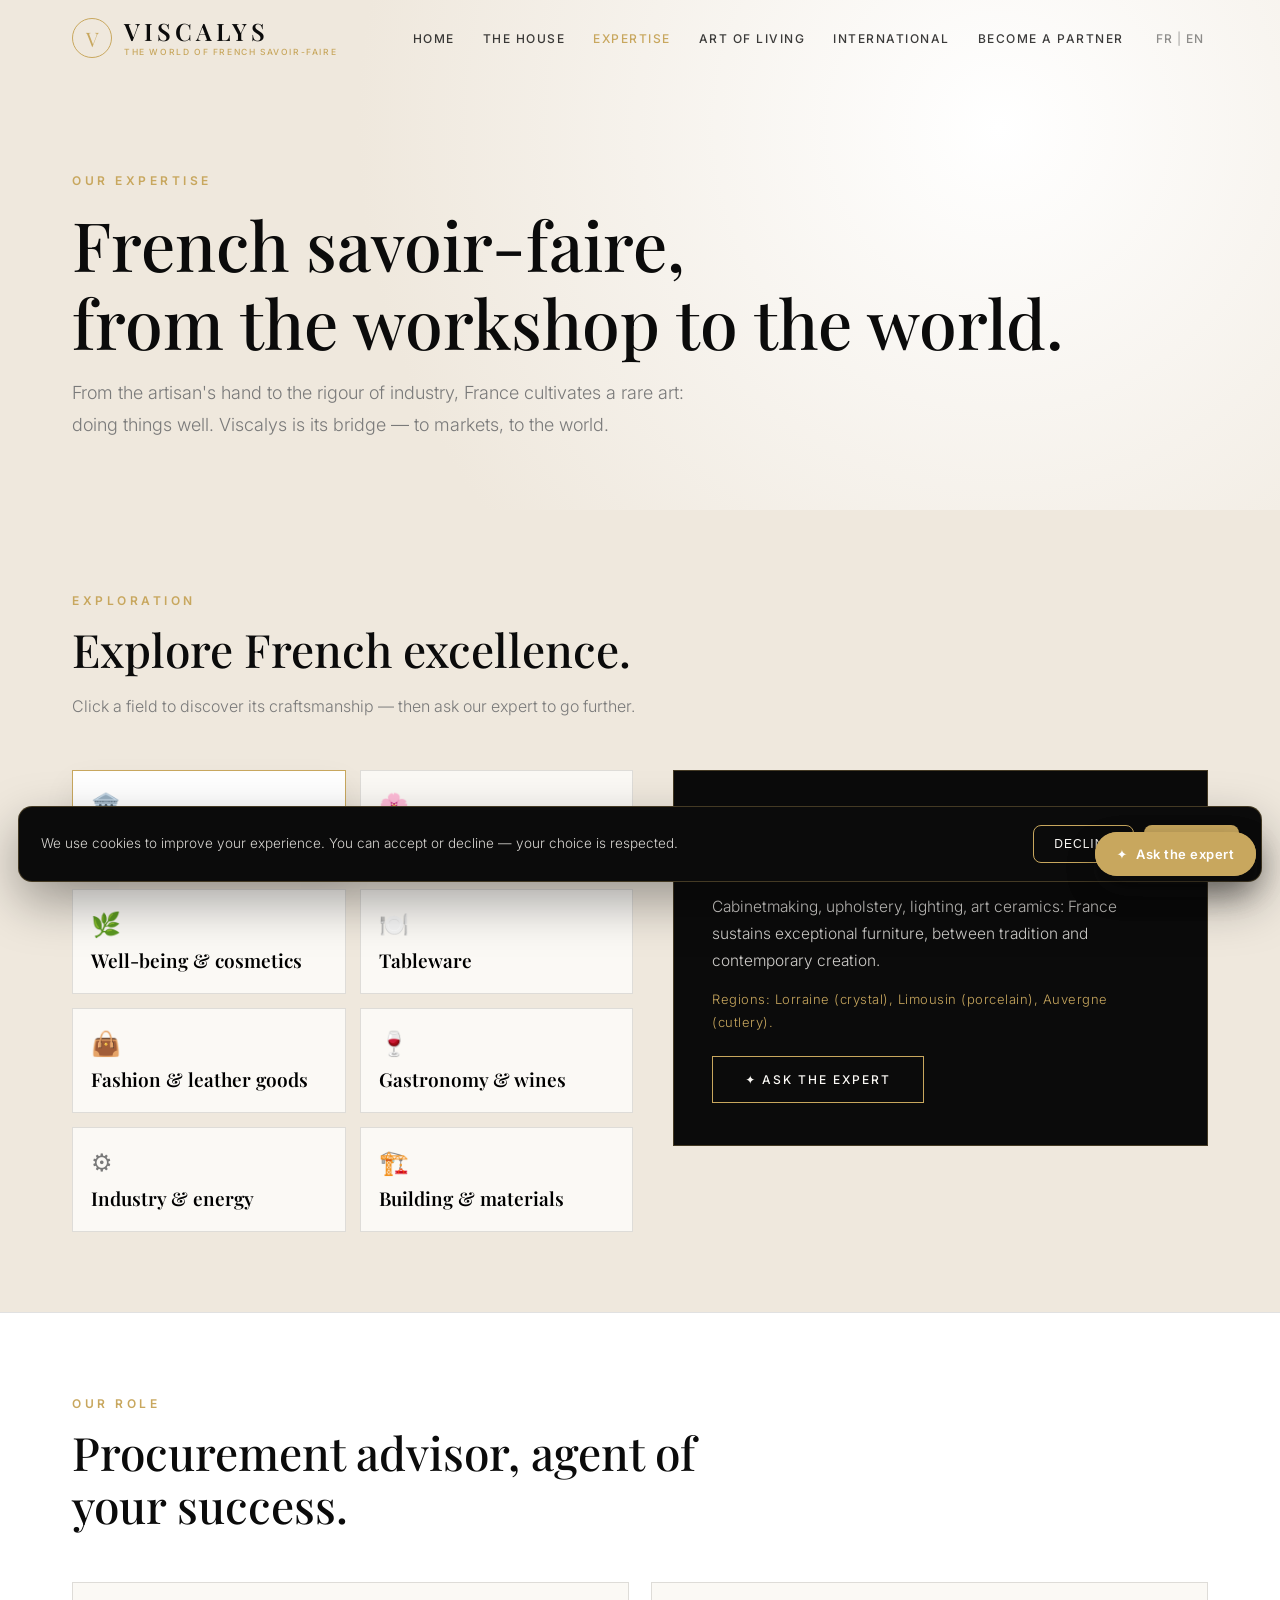
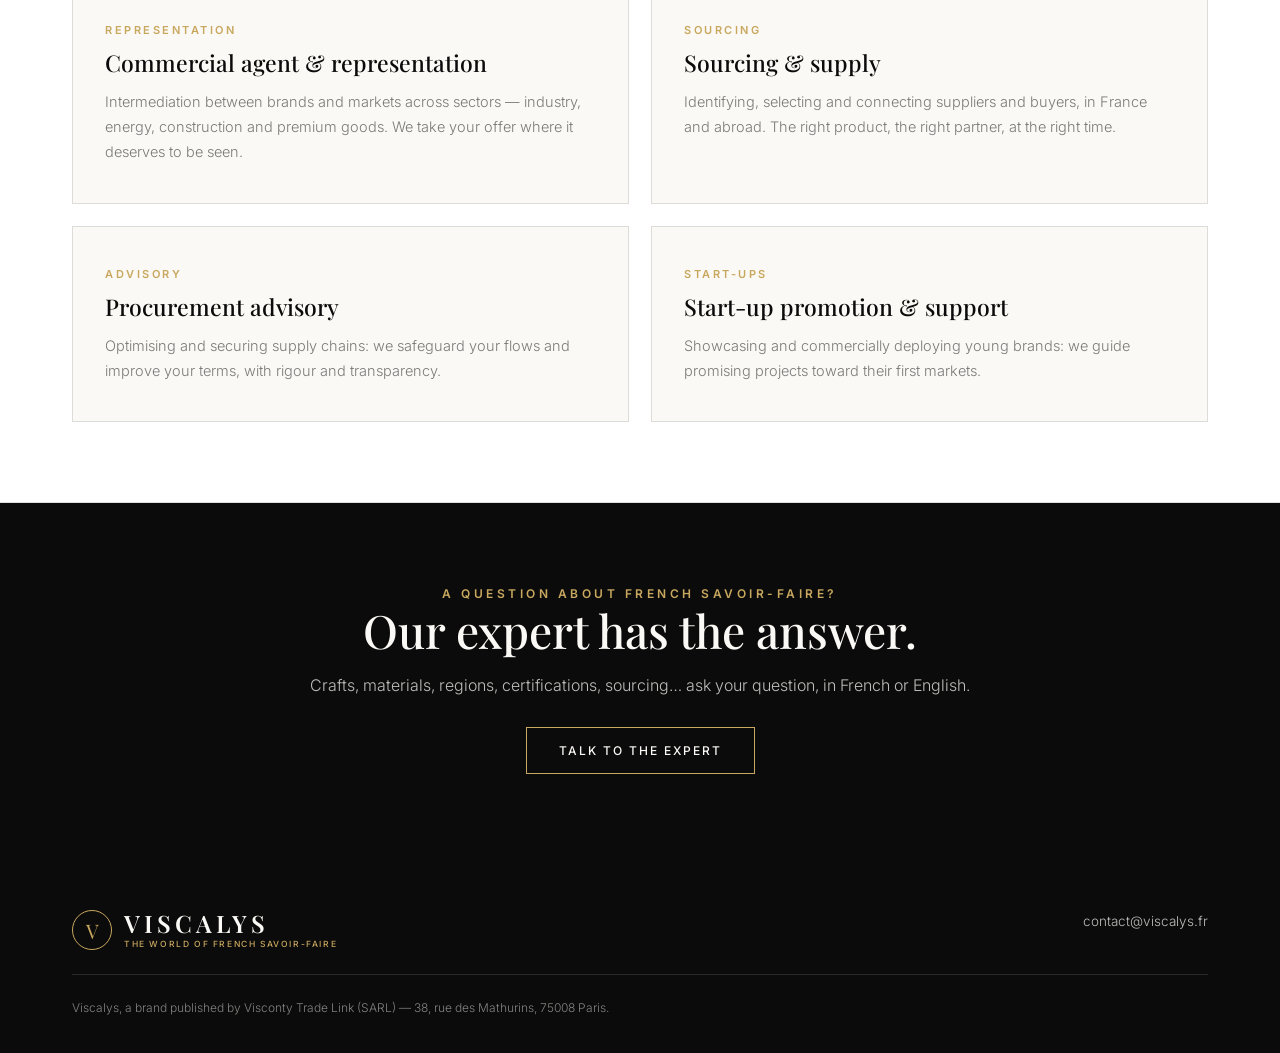
<file: en/expertises.html>
<!DOCTYPE html>
<html lang="en">
<head>
<meta charset="UTF-8">
<meta name="viewport" content="width=device-width, initial-scale=1.0">
<title>Our Expertise — French Savoir-faire | Viscalys</title>
<meta name="description" content="Explore French savoir-faire: décor, perfumery, cosmetics, tableware, leather goods, gastronomy, industry. Viscalys, premium procurement advisor.">
<link rel="canonical" href="https://www.viscalys.fr/en/expertises.html">
<link rel="alternate" hreflang="fr" href="https://www.viscalys.fr/expertises.html">
<link rel="alternate" hreflang="en" href="https://www.viscalys.fr/en/expertises.html">
<link rel="alternate" hreflang="x-default" href="https://www.viscalys.fr/expertises.html">
<meta property="og:type" content="website">
<meta property="og:site_name" content="Viscalys">
<meta property="og:locale" content="en_US">
<meta property="og:locale:alternate" content="fr_FR">
<meta property="og:url" content="https://www.viscalys.fr/en/expertises.html">
<meta property="og:title" content="Our Expertise — French Savoir-faire | Viscalys">
<meta property="og:description" content="Explore French savoir-faire: décor, perfumery, cosmetics, tableware, leather goods, gastronomy, industry.">
<meta name="twitter:card" content="summary">
<meta name="twitter:title" content="Our Expertise — Viscalys">
<meta name="twitter:description" content="Explore French savoir-faire: décor, perfumery, cosmetics, tableware, leather goods, gastronomy, industry.">
<link rel="preconnect" href="https://fonts.googleapis.com">
<link rel="preconnect" href="https://fonts.gstatic.com" crossorigin>
<link href="https://fonts.googleapis.com/css2?family=Playfair+Display:ital,wght@0,400;0,500;0,600;1,400;1,500&family=Inter:wght@300;400;500;600&display=swap" rel="stylesheet">
<style>
  :root{ --black:#0B0B0B; --gold:#C8A75E; --beige:#EFE8DD; --grey:#7A7A7A; --cream:#FBF9F5; --line:rgba(11,11,11,.12); --gold-soft:rgba(200,167,94,.30);
    --serif:"Playfair Display",Georgia,serif; --sans:"Inter",system-ui,sans-serif; }
  *{ box-sizing:border-box; margin:0; padding:0; }
  html{ scroll-behavior:smooth; }
  body{ background:var(--beige); color:var(--black); font-family:var(--sans); font-weight:300; line-height:1.75; overflow-x:hidden; }
  h1,h2,h3,.serif{ font-family:var(--serif); font-weight:500; line-height:1.15; }
  a{ color:inherit; text-decoration:none; }
  .wrap{ max-width:1200px; margin:0 auto; padding:0 32px; }
  .gold{ color:var(--gold); } .muted{ color:var(--grey); }
  .eyebrow{ font-size:12px; letter-spacing:3.5px; text-transform:uppercase; color:var(--gold); font-weight:600; }
  .btn{ font-family:var(--sans); font-size:12px; letter-spacing:2px; text-transform:uppercase; font-weight:500; padding:15px 32px; border:1.5px solid var(--gold); cursor:pointer; transition:.35s; display:inline-block; background:none; }
  .btn-primary{ background:var(--gold); color:#fff; } .btn-primary:hover{ background:transparent; color:var(--black); }
  .btn-ghost{ color:var(--black); } .btn-ghost:hover{ background:var(--gold); color:#fff; }

  header{ position:fixed; top:0; left:0; right:0; z-index:100; padding:18px 0; transition:.4s; }
  header.scrolled{ background:rgba(239,232,221,.92); backdrop-filter:blur(8px); border-bottom:1px solid var(--line); padding:10px 0; }
  .nav{ display:flex; align-items:center; justify-content:space-between; }
  .logo{ display:flex; align-items:center; gap:12px; }
  .logo .mono{ display:inline-flex; align-items:center; justify-content:center; width:40px;height:40px;border:1.5px solid var(--gold); border-radius:50%; color:var(--gold); font-family:var(--serif); font-size:20px; }
  .logo .logo-txt{ display:flex; flex-direction:column; line-height:1; }
  .logo .logo-txt b{ font-family:var(--serif); font-size:24px; letter-spacing:4px; text-transform:uppercase; font-weight:600; }
  .logo .logo-txt small{ font-size:8.5px; letter-spacing:1.6px; text-transform:uppercase; color:var(--gold); margin-top:5px; font-weight:500; }
  .menu{ display:flex; gap:28px; align-items:center; font-size:12px; letter-spacing:1.5px; text-transform:uppercase; font-weight:500; }
  .menu a{ opacity:.8; transition:.3s; } .menu a:hover,.menu a.active{ opacity:1; color:var(--gold); }
  .lang a,.lang span.active{ background:none; border:none; color:var(--black); opacity:.45; cursor:pointer; font-size:12px; letter-spacing:1px; font-weight:500; padding:4px; }
  .lang .active{ opacity:1; color:var(--gold); }
  .burger{ display:none; background:none;border:none;color:var(--black);font-size:24px;cursor:pointer; }

  .page-hero{ padding:170px 0 70px; background:radial-gradient(circle at 78% 25%,#fff,var(--beige) 60%); }
  .page-hero h1{ font-size:clamp(38px,6vw,68px); margin:14px 0 16px; }
  .page-hero p{ max-width:640px; color:var(--grey); font-size:18px; }

  section{ padding:80px 0; }
  .sec-head{ max-width:660px; margin-bottom:50px; }
  .sec-head h2{ font-size:clamp(28px,4.2vw,46px); margin:12px 0 16px; }
  .sec-head p{ color:var(--grey); }

  .explore{ display:grid; grid-template-columns:1.05fr 1fr; gap:40px; align-items:start; }
  .domains{ display:grid; grid-template-columns:1fr 1fr; gap:14px; }
  .domain{ text-align:left; background:var(--cream); border:1px solid var(--line); padding:20px 18px; cursor:pointer; transition:.3s; font-family:var(--sans); }
  .domain:hover{ border-color:var(--gold); transform:translateY(-3px); }
  .domain.active{ border-color:var(--gold); background:#fff; box-shadow:0 14px 30px rgba(11,11,11,.07); }
  .domain .ico{ font-size:24px; }
  .domain b{ display:block; font-family:var(--serif); font-size:19px; font-weight:600; margin-top:8px; }
  .domain span{ font-size:12.5px; color:var(--grey); }
  .detail{ position:sticky; top:110px; background:var(--black); color:var(--cream); border:1px solid var(--gold-soft); padding:42px 38px; min-height:340px; }
  .detail .eyebrow{ color:var(--gold); }
  .detail h3{ color:var(--cream); font-size:30px; margin:10px 0 14px; }
  .detail p{ color:rgba(251,249,245,.82); margin-bottom:14px; font-size:15.5px; }
  .detail .regions{ font-size:13px; color:var(--gold); letter-spacing:.5px; margin-bottom:22px; }
  .detail .ask{ display:inline-flex; align-items:center; gap:8px; }

  .metiers{ display:grid; grid-template-columns:repeat(2,1fr); gap:22px; }
  .metier{ background:var(--cream); border:1px solid var(--line); padding:38px 32px; transition:.3s; }
  .metier:hover{ border-color:var(--gold); }
  .metier .tag{ font-size:11px; letter-spacing:2.5px; text-transform:uppercase; color:var(--gold); font-weight:600; }
  .metier h3{ font-size:23px; margin:10px 0 12px; }
  .metier p{ font-size:14.5px; color:var(--grey); }

  .cta-band{ background:var(--black); color:var(--cream); text-align:center; }
  .cta-band h2{ color:var(--cream); font-size:clamp(28px,4vw,46px); }
  .cta-band p{ color:rgba(251,249,245,.75); margin:14px 0 28px; }
  .btn-light{ color:var(--cream); } .btn-light:hover{ background:var(--gold); color:var(--black); }

  footer{ background:var(--black); color:var(--cream); padding:56px 0 34px; font-size:13.5px; }
  footer .legal{ color:rgba(251,249,245,.5); font-size:12px; line-height:1.8; border-top:1px solid rgba(251,249,245,.12); padding-top:22px; margin-top:8px; }
  footer a{ color:rgba(251,249,245,.75); } footer a:hover{ color:var(--gold); }

  .reveal{ opacity:0; transform:translateY(26px); transition:.9s cubic-bezier(.2,.7,.2,1); } .reveal.in{ opacity:1; transform:none; }

  .chat-fab{ position:fixed; right:24px; bottom:24px; z-index:200; background:var(--gold); color:#fff; border:none; border-radius:40px; padding:14px 22px; font-family:var(--sans); font-size:13px; font-weight:600; letter-spacing:.5px; cursor:pointer; box-shadow:0 14px 30px rgba(11,11,11,.25); display:flex; align-items:center; gap:8px; transition:.3s; }
  .chat-fab:hover{ transform:translateY(-3px); }
  .chat-panel{ position:fixed; right:24px; bottom:24px; z-index:201; width:380px; max-width:calc(100vw - 32px); height:560px; max-height:calc(100vh - 48px); background:var(--cream); border:1px solid var(--gold-soft); border-radius:16px; box-shadow:0 30px 70px rgba(11,11,11,.35); display:none; flex-direction:column; overflow:hidden; }
  .chat-panel.open{ display:flex; }
  .chat-head{ background:var(--black); color:var(--cream); padding:16px 18px; display:flex; align-items:center; gap:12px; }
  .chat-head .av{ width:38px;height:38px;border-radius:50%; background:linear-gradient(135deg,#e0c894,var(--gold)); color:var(--black); display:flex;align-items:center;justify-content:center; font-family:var(--serif); font-weight:700; }
  .chat-head b{ font-family:var(--serif); font-size:16px; } .chat-head small{ display:block; color:var(--gold); font-size:11px; letter-spacing:.5px; }
  .chat-head .x{ margin-left:auto; background:none; border:none; color:var(--cream); font-size:20px; cursor:pointer; opacity:.7; }
  .chat-body{ flex:1; overflow-y:auto; padding:18px; display:flex; flex-direction:column; gap:12px; }
  .msg{ max-width:85%; padding:11px 14px; border-radius:12px; font-size:14px; line-height:1.55; }
  .msg.bot{ background:#fff; border:1px solid var(--line); align-self:flex-start; }
  .msg.me{ background:var(--gold); color:#fff; align-self:flex-end; }
  .chat-sugg{ display:flex; flex-wrap:wrap; gap:7px; padding:0 18px 10px; }
  .chat-sugg button{ font-size:12px; border:1px solid var(--gold-soft); background:#fff; color:var(--black); border-radius:20px; padding:6px 12px; cursor:pointer; }
  .chat-sugg button:hover{ border-color:var(--gold); }
  .chat-in{ display:flex; gap:8px; padding:14px; border-top:1px solid var(--line); background:#fff; }
  .chat-in input{ flex:1; border:1px solid var(--line); border-radius:10px; padding:11px 12px; font-family:var(--sans); font-size:14px; outline:none; }
  .chat-in input:focus{ border-color:var(--gold); }
  .chat-in button{ background:var(--gold); color:#fff; border:none; border-radius:10px; padding:0 16px; cursor:pointer; font-weight:600; }
  .chat-note{ font-size:10.5px; color:var(--grey); text-align:center; padding:0 14px 10px; }

  @media(max-width:900px){
    .explore,.domains,.metiers{ grid-template-columns:1fr; }
    .detail{ position:static; }
    .menu{ display:none; } .burger{ display:block; }
    .menu.open{ display:flex; position:absolute; top:60px; left:0; right:0; flex-direction:column; background:rgba(239,232,221,.98); padding:22px 32px; gap:16px; border-bottom:1px solid var(--line); }
  }
</style>
    <noscript><style>.reveal{opacity:1!important;transform:none!important}</style></noscript>
</head>
<body class="en">

<header id="hdr">
  <div class="wrap nav">
    <a class="logo" href="index.html"><span class="mono">V</span><span class="logo-txt"><b>Viscalys</b><small data-fr="L'univers du savoir-faire français" data-en="The world of French savoir-faire">The world of French savoir-faire</small></span></a>
    <nav class="menu" id="menu">
      <a href="index.html" data-fr="Accueil" data-en="Home">Home</a>
      <a href="maison.html" data-fr="La Maison" data-en="The House">The House</a>
      <a href="expertises.html" class="active" data-fr="Expertises" data-en="Expertise">Expertise</a>
      <a href="art-de-vivre.html" data-fr="Art de vivre" data-en="Art of living">Art of living</a>
      <a href="international.html" data-fr="International" data-en="International">International</a>
      <a href="contact.html" data-fr="Devenir partenaire" data-en="Become a partner">Become a partner</a>
      <span class="lang"><a href="../expertises.html" data-l="fr">FR</a><span style="opacity:.3">|</span><span class="active" data-l="en">EN</span></span>
    </nav>
    <button class="burger" onclick="document.getElementById('menu').classList.toggle('open')">☰</button>
  </div>
</header>

<section class="page-hero">
  <div class="wrap">
    <div class="eyebrow" data-fr="Nos expertises" data-en="Our expertise">Our expertise</div>
    <h1 data-fr="Le savoir-faire français,<br>de l'atelier au monde." data-en="French savoir-faire,<br>from the workshop to the world.">French savoir-faire,<br>from the workshop to the world.</h1>
    <p data-fr="De la main de l'artisan à l'exigence de l'industrie, la France cultive un art rare : celui de faire les choses bien. Viscalys en est le passeur — vers les marchés, vers le monde." data-en="From the artisan's hand to the rigour of industry, France cultivates a rare art: doing things well. Viscalys is its bridge — to markets, to the world.">From the artisan's hand to the rigour of industry, France cultivates a rare art: doing things well. Viscalys is its bridge — to markets, to the world.</p>
  </div>
</section>

<section>
  <div class="wrap">
    <div class="sec-head reveal">
      <div class="eyebrow" data-fr="Exploration" data-en="Exploration">Exploration</div>
      <h2 data-fr="Explorez l'excellence française." data-en="Explore French excellence.">Explore French excellence.</h2>
      <p data-fr="Cliquez sur un domaine pour découvrir son savoir-faire — puis interrogez notre expert pour aller plus loin." data-en="Click a field to discover its craftsmanship — then ask our expert to go further.">Click a field to discover its craftsmanship — then ask our expert to go further.</p>
    </div>
    <div class="explore">
      <div class="domains reveal" id="domains"><!-- injected --></div>
      <div class="detail reveal" id="detail"><!-- injected --></div>
    </div>
  </div>
</section>

<section style="background:#fff; border-top:1px solid var(--line); border-bottom:1px solid var(--line)">
  <div class="wrap">
    <div class="sec-head reveal">
      <div class="eyebrow" data-fr="Notre rôle" data-en="Our role">Our role</div>
      <h2 data-fr="Approvisionneur-conseil, agent de votre réussite." data-en="Procurement advisor, agent of your success.">Procurement advisor, agent of your success.</h2>
    </div>
    <div class="metiers">
      <div class="metier reveal"><div class="tag" data-fr="Représentation" data-en="Representation">Representation</div><h3 data-fr="Agent commercial & représentation" data-en="Commercial agent & representation">Commercial agent & representation</h3><p data-fr="Intermédiation entre marques et marchés, multi-secteurs — industrie, énergie, bâtiment et produits premium. Nous portons votre offre là où elle doit être vue." data-en="Intermediation between brands and markets across sectors — industry, energy, construction and premium goods. We take your offer where it deserves to be seen.">Intermediation between brands and markets across sectors — industry, energy, construction and premium goods. We take your offer where it deserves to be seen.</p></div>
      <div class="metier reveal"><div class="tag" data-fr="Sourcing" data-en="Sourcing">Sourcing</div><h3 data-fr="Sourcing & approvisionnement" data-en="Sourcing & supply">Sourcing & supply</h3><p data-fr="Identification, sélection et mise en relation fournisseurs/acheteurs, en France comme à l'international. Le bon produit, le bon partenaire, au bon moment." data-en="Identifying, selecting and connecting suppliers and buyers, in France and abroad. The right product, the right partner, at the right time.">Identifying, selecting and connecting suppliers and buyers, in France and abroad. The right product, the right partner, at the right time.</p></div>
      <div class="metier reveal"><div class="tag" data-fr="Conseil" data-en="Advisory">Advisory</div><h3 data-fr="Conseil en approvisionnement" data-en="Procurement advisory">Procurement advisory</h3><p data-fr="Optimisation et fiabilisation des chaînes d'approvisionnement : nous sécurisons vos flux et améliorons vos conditions, avec rigueur et transparence." data-en="Optimising and securing supply chains: we safeguard your flows and improve your terms, with rigour and transparency.">Optimising and securing supply chains: we safeguard your flows and improve your terms, with rigour and transparency.</p></div>
      <div class="metier reveal"><div class="tag" data-fr="Start-up" data-en="Start-ups">Start-ups</div><h3 data-fr="Promotion & accompagnement de start-up" data-en="Start-up promotion & support">Start-up promotion & support</h3><p data-fr="Mise en avant et déploiement commercial de jeunes marques : nous accompagnons les projets prometteurs vers leurs premiers marchés." data-en="Showcasing and commercially deploying young brands: we guide promising projects toward their first markets.">Showcasing and commercially deploying young brands: we guide promising projects toward their first markets.</p></div>
    </div>
  </div>
</section>

<section class="cta-band">
  <div class="wrap reveal">
    <div class="eyebrow" data-fr="Une question sur le savoir-faire français ?" data-en="A question about French savoir-faire?">A question about French savoir-faire?</div>
    <h2 data-fr="Notre expert vous répond." data-en="Our expert has the answer.">Our expert has the answer.</h2>
    <p data-fr="Artisanat, matières, régions, certifications, sourcing… posez votre question, en français ou en anglais." data-en="Crafts, materials, regions, certifications, sourcing… ask your question, in French or English.">Crafts, materials, regions, certifications, sourcing… ask your question, in French or English.</p>
    <button class="btn btn-light" onclick="openChat()" data-fr="Parler à l'expert" data-en="Talk to the expert">Talk to the expert</button>
  </div>
</section>

<footer>
  <div class="wrap">
    <div style="display:flex; justify-content:space-between; flex-wrap:wrap; gap:20px; margin-bottom:24px">
      <a class="logo" href="index.html"><span class="mono">V</span><span class="logo-txt"><b style="color:var(--cream)">Viscalys</b><small data-fr="L'univers du savoir-faire français" data-en="The world of French savoir-faire">The world of French savoir-faire</small></span></a>
      <div><a href="index.html#contact">contact@viscalys.fr</a></div>
    </div>
    <div class="legal" data-fr="Viscalys, une marque éditée par la SARL Visconty Trade Link — 38, rue des Mathurins, 75008 Paris." data-en="Viscalys, a brand published by Visconty Trade Link (SARL) — 38, rue des Mathurins, 75008 Paris.">Viscalys, a brand published by Visconty Trade Link (SARL) — 38, rue des Mathurins, 75008 Paris.</div>
  </div>
</footer>

<button class="chat-fab" id="fab" onclick="openChat()">✦ <span data-fr="Demandez à l'expert" data-en="Ask the expert">Ask the expert</span></button>
<div class="chat-panel" id="panel">
  <div class="chat-head">
    <div class="av">V</div>
    <div><b data-fr="L'Expert Viscalys" data-en="The Viscalys Expert">The Viscalys Expert</b><small data-fr="Savoir-faire & industrie française" data-en="French savoir-faire & industry">French savoir-faire & industry</small></div>
    <button class="x" onclick="closeChat()">×</button>
  </div>
  <div class="chat-body" id="cbody"></div>
  <div class="chat-sugg" id="csugg"></div>
  <div class="chat-in">
    <input id="cinput" type="text" placeholder="Your question…" onkeydown="if(event.key==='Enter')sendChat()">
    <button onclick="sendChat()">→</button>
  </div>
  <div class="chat-note" data-fr="Expert IA Viscalys — savoir-faire et industrie française." data-en="Viscalys AI expert — French savoir-faire and industry.">Viscalys AI expert — French savoir-faire and industry.</div>
</div>

<script>
  if(!window.__origHTML) window.__origHTML = new WeakMap();
  function setLang(l){ document.body.classList.toggle('en', l==='en'); document.documentElement.lang=l;
    document.querySelectorAll('[data-fr]').forEach(function(el){
      if(!window.__origHTML.has(el)) window.__origHTML.set(el, el.innerHTML);
      var en = el.getAttribute('data-en');
      el.innerHTML = (l==='en' && en!=null) ? en : window.__origHTML.get(el);
    });
    renderDetail(curDomain); }
  const hdr=document.getElementById('hdr'); addEventListener('scroll',()=>hdr.classList.toggle('scrolled',scrollY>40));
  const io=new IntersectionObserver(es=>es.forEach(e=>{if(e.isIntersecting){e.target.classList.add('in');io.unobserve(e.target)}}),{threshold:.12});
  document.querySelectorAll('.reveal').forEach(el=>io.observe(el));
  document.querySelectorAll('#menu a').forEach(a=>a.addEventListener('click',()=>document.getElementById('menu').classList.remove('open')));

  const DOMAINS=[
    {id:'deco', ico:'🏛️', fr:'Décoration & mobilier', en:'Décor & furniture',
     dfr:"Ébénisterie, tapisserie, luminaires, céramique d'art : la France perpétue un mobilier d'exception, entre tradition et création contemporaine.", den:"Cabinetmaking, upholstery, lighting, art ceramics: France sustains exceptional furniture, between tradition and contemporary creation.",
     rfr:"Régions : Lorraine (cristal), Limousin (porcelaine), Auvergne (coutellerie).", ren:"Regions: Lorraine (crystal), Limousin (porcelain), Auvergne (cutlery)."},
    {id:'parfum', ico:'🌸', fr:'Senteurs & parfumerie', en:'Fragrance & perfumery',
     dfr:"Berceau mondial de la parfumerie, la France maîtrise l'art des matières premières et de la composition olfactive, du champ au flacon.", den:"The world's cradle of perfumery, France masters raw materials and olfactory composition, from field to flacon.",
     rfr:"Capitale : Grasse, berceau du parfum depuis le XVIIᵉ siècle.", ren:"Capital: Grasse, cradle of perfume since the 17th century."},
    {id:'cosmetique', ico:'🌿', fr:'Bien-être & cosmétique', en:'Well-being & cosmetics',
     dfr:"Soins naturels, thermalisme, cosmétique premium : un savoir-faire reconnu, porté par l'exigence des ingrédients et des formulations.", den:"Natural care, thermal spas, premium cosmetics: a recognised expertise driven by demanding ingredients and formulations.",
     rfr:"Pôles : Cosmetic Valley (Centre-Val de Loire), Provence.", ren:"Hubs: Cosmetic Valley (Centre-Val de Loire), Provence."},
    {id:'table', ico:'🍽️', fr:'Art de la table', en:'Tableware',
     dfr:"Porcelaine, cristallerie, orfèvrerie, coutellerie : la table française est un théâtre du raffinement, prisé dans le monde entier.", den:"Porcelain, crystal, silverware, cutlery: the French table is a theatre of refinement, prized worldwide.",
     rfr:"Références : Limoges, Baccarat, Thiers.", ren:"References: Limoges, Baccarat, Thiers."},
    {id:'cuir', ico:'👜', fr:'Mode & maroquinerie', en:'Fashion & leather goods',
     dfr:"Du cuir à la haute couture, la France impose sa griffe : matières nobles, gestes précis, exigence absolue de la finition.", den:"From leather to haute couture, France sets the standard: noble materials, precise gestures, an absolute demand for finish.",
     rfr:"Savoir-faire : maroquinerie, ganterie (Millau), dentelle (Calais).", ren:"Crafts: leather goods, glove-making (Millau), lace (Calais)."},
    {id:'gastro', ico:'🍷', fr:'Gastronomie & vins', en:'Gastronomy & wines',
     dfr:"Repas gastronomique inscrit à l'UNESCO, vins, fromages, épicerie fine : un patrimoine vivant et une signature mondiale.", den:"A gastronomic meal listed by UNESCO, wines, cheeses, fine foods: a living heritage and a global signature.",
     rfr:"Terroirs : Bordeaux, Bourgogne, Champagne, et bien au-delà.", ren:"Terroirs: Bordeaux, Burgundy, Champagne, and far beyond."},
    {id:'industrie', ico:'⚙️', fr:'Industrie & énergie', en:'Industry & energy',
     dfr:"Au-delà de l'artisanat, la France excelle dans l'industrie de précision, l'énergie et les matériaux — exigence, normes et innovation.", den:"Beyond crafts, France excels in precision industry, energy and materials — rigour, standards and innovation.",
     rfr:"Atouts : ingénierie, normes CE, traçabilité, durabilité.", ren:"Strengths: engineering, CE standards, traceability, sustainability."},
    {id:'batiment', ico:'🏗️', fr:'Bâtiment & matériaux', en:'Building & materials',
     dfr:"Pierre, menuiserie, matériaux nobles et écoconstruction : un savoir-bâtir français reconnu pour sa qualité et sa longévité.", den:"Stone, joinery, noble materials and eco-construction: a French way of building recognised for quality and longevity.",
     rfr:"Atouts : artisanat du bâti, restauration du patrimoine.", ren:"Strengths: building crafts, heritage restoration."}
  ];
  let curDomain=DOMAINS[0].id;
  const isEn=()=>document.body.classList.contains('en');
  function renderDomains(){
    document.getElementById('domains').innerHTML=DOMAINS.map(d=>
      `<button class="domain${d.id===curDomain?' active':''}" onclick="selectDomain('${d.id}')">
        <span class="ico">${d.ico}</span><b>${isEn()?d.en:d.fr}</b></button>`).join('');
  }
  function renderDetail(id){
    const d=DOMAINS.find(x=>x.id===id)||DOMAINS[0];
    document.getElementById('detail').innerHTML=
      `<div class="eyebrow">${d.ico} ${isEn()?d.en:d.fr}</div>
       <h3>${isEn()?d.en:d.fr}</h3>
       <p>${isEn()?d.den:d.dfr}</p>
       <div class="regions">${isEn()?d.ren:d.rfr}</div>
       <button class="btn btn-light ask" onclick="askAbout('${d.id}')">✦ ${isEn()?"Ask the expert":"Interroger l'expert"}</button>`;
  }
  function selectDomain(id){ curDomain=id; renderDomains(); renderDetail(id); }
  renderDomains(); renderDetail(curDomain);

  const KB=[
    {k:['parfum','grasse','senteur','fragrance','perfume'], fr:"La France est le berceau de la parfumerie, autour de Grasse depuis le XVIIᵉ siècle : culture des fleurs (rose, jasmin), extraction et art de la composition. Un savoir-faire premium que Viscalys peut sourcer pour vos marchés.", en:"France is the cradle of perfumery, around Grasse since the 17th century: flower growing (rose, jasmine), extraction and the art of composition. A premium craft Viscalys can source for your markets."},
    {k:['porcelaine','limoges','cristal','baccarat','table','tableware'], fr:"L'art de la table français rayonne : porcelaine de Limoges, cristal de Baccarat, orfèvrerie, coutellerie de Thiers. Des pièces d'exception, idéales pour une clientèle premium à l'export.", en:"French tableware shines: Limoges porcelain, Baccarat crystal, silverware, Thiers cutlery. Exceptional pieces, ideal for a premium export clientele."},
    {k:['cuir','maroquinerie','mode','leather','fashion'], fr:"La maroquinerie française est une référence mondiale : cuirs nobles, gestes précis, finitions irréprochables. Viscalys met en relation ces artisans avec des acheteurs internationaux exigeants.", en:"French leather goods are a global benchmark: noble leathers, precise gestures, flawless finishing. Viscalys connects these artisans with discerning international buyers."},
    {k:['cosmétique','cosmetique','bien-être','bien-etre','soin','cosmetic','wellbeing'], fr:"La cosmétique française premium s'appuie sur la Cosmetic Valley et la Provence : ingrédients naturels, formulations exigeantes, forte image à l'international.", en:"French premium cosmetics rely on the Cosmetic Valley and Provence: natural ingredients, demanding formulations, strong international image."},
    {k:['vin','gastro','fromage','wine','food'], fr:"Vins, fromages et épicerie fine portent la signature française dans le monde. Terroirs d'exception et traçabilité : des arguments forts face aux produits standardisés.", en:"Wines, cheeses and fine foods carry the French signature worldwide. Exceptional terroirs and traceability: strong arguments against standardised products."},
    {k:['industrie','énergie','energie','bâtiment','batiment','norme','industry','building'], fr:"Au-delà de l'artisanat, la France excelle en industrie de précision, énergie et bâtiment : normes CE, qualité et durabilité. Viscalys agit comme agent et intermédiaire sur ces secteurs.", en:"Beyond crafts, France excels in precision industry, energy and building: CE standards, quality and durability. Viscalys acts as agent and intermediary in these sectors."},
    {k:['label','certification','origine','made in france','traçabilité','tracabilite'], fr:"Plusieurs repères garantissent l'origine et la qualité : « Origine France Garantie », « Entreprise du Patrimoine Vivant » (EPV), IGP, AOC. Des gages précieux pour rassurer un acheteur étranger.", en:"Several marks guarantee origin and quality: “Origine France Garantie”, “Entreprise du Patrimoine Vivant” (EPV), PGI, AOC. Valuable reassurance for a foreign buyer."},
    {k:['partenaire','distributeur','acheter','fournisseur','partner','buy','supplier','export'], fr:"Que vous soyez acheteur international ou fournisseur français, Viscalys vous accompagne : sourcing, représentation et déploiement. Écrivez-nous à contact@viscalys.fr.", en:"Whether you are an international buyer or a French supplier, Viscalys supports you: sourcing, representation and deployment. Write to us at contact@viscalys.fr."}
  ];
  const VISCALYS_CHAT_API="https://viscalys-chatbot.onrender.com/api/chat";
  function localAnswer(q){
    const t=q.toLowerCase(); const en=isEn();
    const hit=KB.find(e=>e.k.some(w=>t.includes(w)));
    if(hit) return en?hit.en:hit.fr;
    return en
      ? "I can help with French craftsmanship and industry. Try a field (perfumery, tableware, leather, cosmetics, industry…) or write to contact@viscalys.fr."
      : "Je peux vous renseigner sur l'artisanat et l'industrie française. Citez un domaine (parfumerie, art de la table, cuir, cosmétique, industrie…) ou écrivez à contact@viscalys.fr.";
  }
  async function answer(q){
    try{
      const en=isEn();
      const r=await fetch(VISCALYS_CHAT_API,{method:'POST',headers:{'Content-Type':'application/json'},body:JSON.stringify({message:(en?'Reply in English. ':'Réponds en français. ')+q, system:(en?'IMPORTANT: reply ONLY in English.':'IMPORTANT : réponds UNIQUEMENT en français.'), lang:en?'en':'fr'})});
      const d=await r.json(); if(d&&(d.reply||d.message)) return d.reply||d.message;
    }catch(e){}
    return localAnswer(q);
  }
  const SUGG_FR=["La parfumerie de Grasse","Labels Made in France","Devenir distributeur","L'art de la table"];
  const SUGG_EN=["Perfumery in Grasse","Made in France labels","Become a distributor","French tableware"];
  function pushMsg(txt,who){ const b=document.getElementById('cbody'); const d=document.createElement('div'); d.className='msg '+who; d.textContent=txt; b.appendChild(d); b.scrollTop=b.scrollHeight; }
  function renderSugg(){ const s=isEn()?SUGG_EN:SUGG_FR; document.getElementById('csugg').innerHTML=s.map(x=>`<button onclick="quick('${x.replace(/'/g,"\\'")}')">${x}</button>`).join(''); }
  function quick(x){ document.getElementById('cinput').value=x; sendChat(); }
  let greeted=false;
  function openChat(){ document.getElementById('panel').classList.add('open'); document.getElementById('fab').style.display='none';
    if(!greeted){ pushMsg(isEn()?"Bonjour 👋 I'm the Viscalys Expert. Ask me anything about French savoir-faire — crafts, materials, regions, labels, industry.":"Bonjour 👋 Je suis l'Expert Viscalys. Posez-moi toute question sur le savoir-faire français — artisanat, matières, régions, labels, industrie.",'bot'); greeted=true; }
    renderSugg(); document.getElementById('cinput').focus(); }
  function closeChat(){ document.getElementById('panel').classList.remove('open'); document.getElementById('fab').style.display='flex'; }
  function sendChat(){ const i=document.getElementById('cinput'); const q=i.value.trim(); if(!q)return; pushMsg(q,'me'); i.value='';
    answer(q).then(a=>pushMsg(a,'bot')); }
  function askAbout(id){ const d=DOMAINS.find(x=>x.id===id); openChat(); const q=isEn()?('Tell me about '+d.en):('Parlez-moi de : '+d.fr); pushMsg(q,'me'); answer(isEn()?d.en:d.fr).then(a=>pushMsg(a,'bot')); }
</script>
<script src="../app.js"></script>
</body>
</html>
</file>
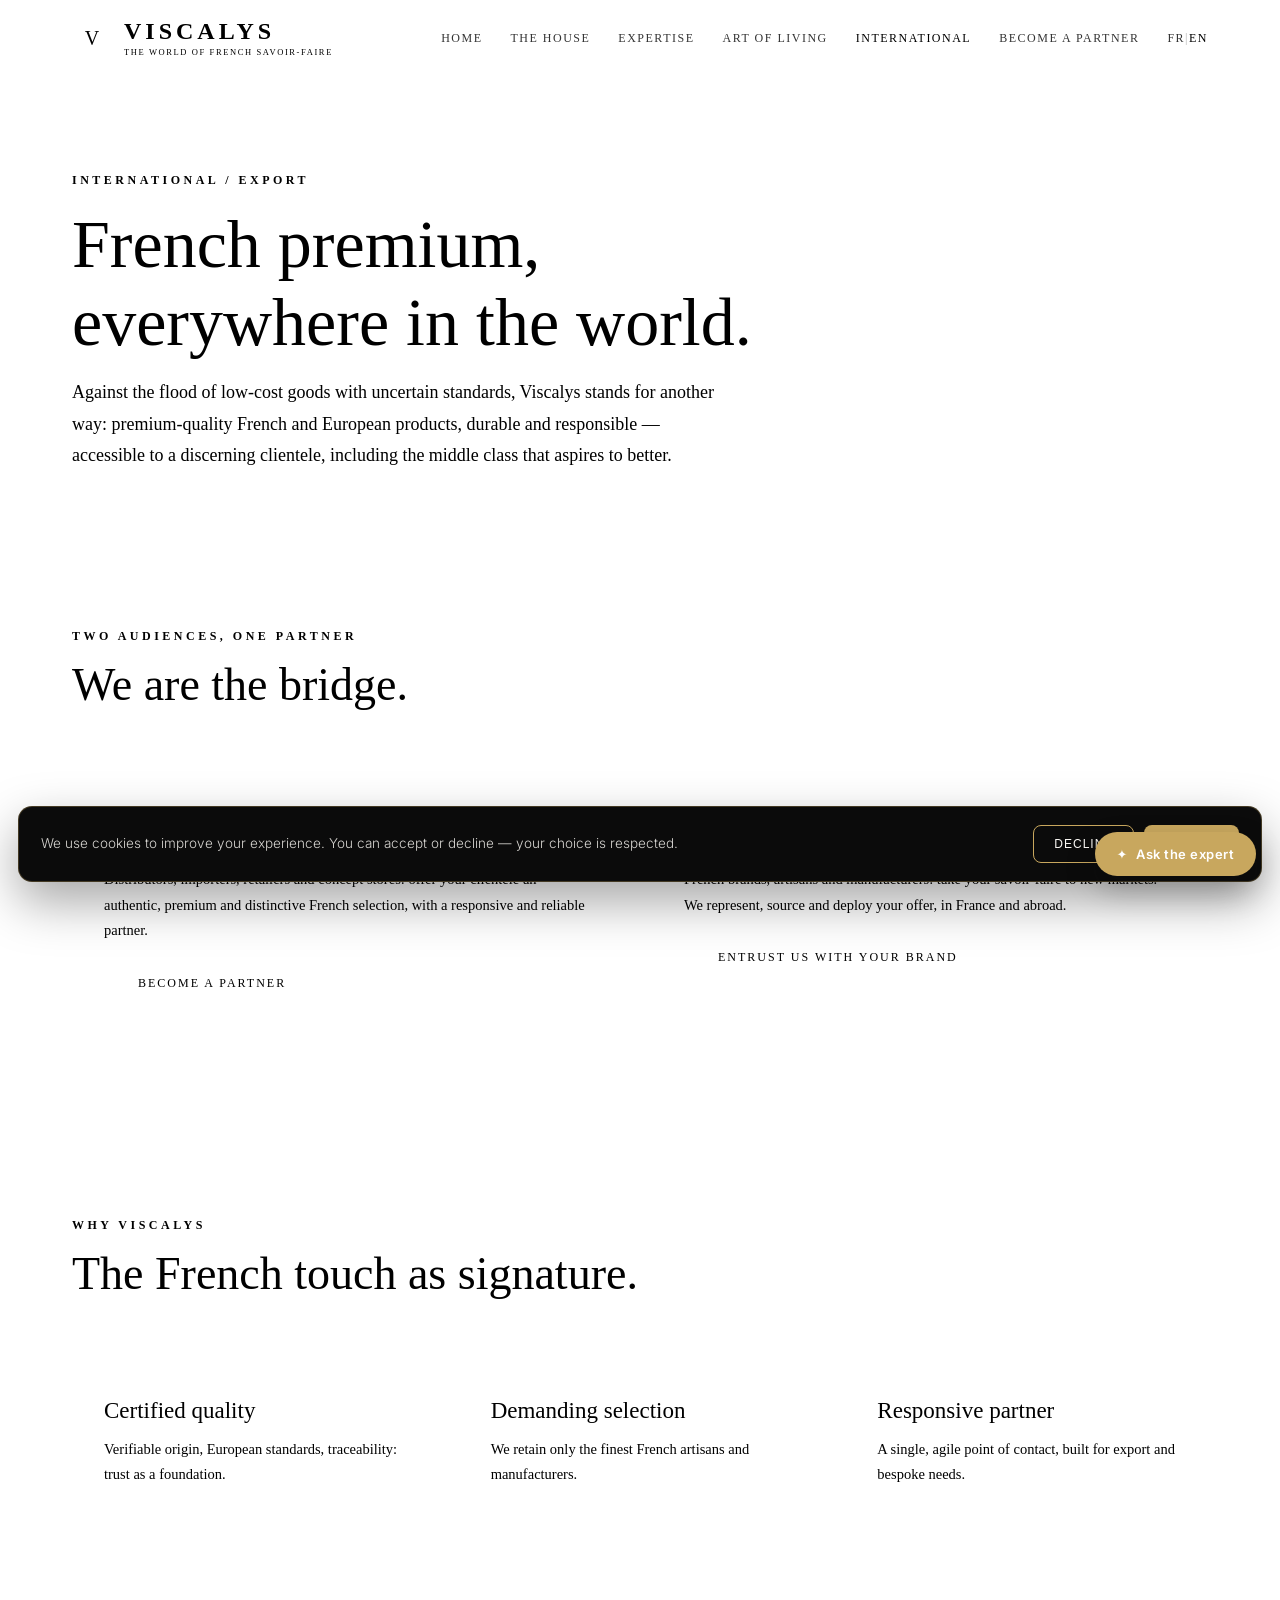
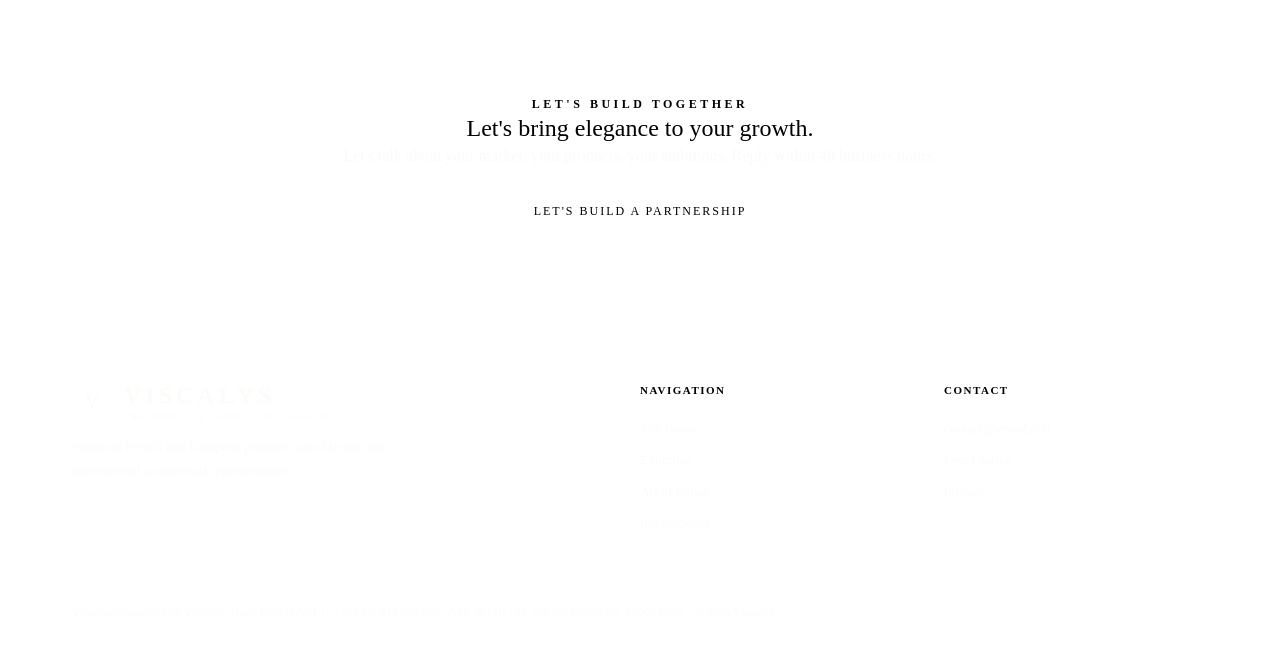
<file: en/international.html>
<!DOCTYPE html>
<html lang="en">
<head>
<meta charset="UTF-8">
<meta name="viewport" content="width=device-width, initial-scale=1.0">
<title>International — Viscalys | French Premium for Export</title>
<meta name="description" content="Viscalys internationally: a premium French and European alternative to low-cost goods. Partner to foreign buyers and French suppliers.">
<link rel="canonical" href="https://www.viscalys.fr/en/international.html">
<link rel="alternate" hreflang="fr" href="https://www.viscalys.fr/international.html">
<link rel="alternate" hreflang="en" href="https://www.viscalys.fr/en/international.html">
<link rel="alternate" hreflang="x-default" href="https://www.viscalys.fr/international.html">
<meta property="og:type" content="website">
<meta property="og:site_name" content="Viscalys">
<meta property="og:locale" content="en_US">
<meta property="og:locale:alternate" content="fr_FR">
<meta property="og:url" content="https://www.viscalys.fr/en/international.html">
<meta property="og:title" content="International — Viscalys | French Premium for Export">
<meta property="og:description" content="Viscalys internationally: a premium French and European alternative to low-cost goods.">
<meta name="twitter:card" content="summary">
<meta name="twitter:title" content="International — Viscalys">
<meta name="twitter:description" content="Viscalys internationally: a premium French and European alternative to low-cost goods.">
<link rel="preconnect" href="https://fonts.googleapis.com"><link rel="preconnect" href="https://fonts.gstatic.com" crossorigin>
<link href="https://fonts.googleapis.com/css2?family=Playfair+Display:ital,wght@0,400;0,500;0,600;1,400;1,500&family=Inter:wght@300;400;500;600&display=swap" rel="stylesheet">
<link rel="stylesheet" href="../styles.css">
    <noscript><style>.reveal{opacity:1!important;transform:none!important}</style></noscript>
</head>
<body class="en">
<header>
  <div class="wrap nav">
    <a class="logo" href="index.html"><span class="mono">V</span><span class="logo-txt"><b>Viscalys</b><small data-fr="L'univers du savoir-faire français" data-en="The world of French savoir-faire">The world of French savoir-faire</small></span></a>
    <nav class="menu" id="menu">
      <a href="index.html" data-fr="Accueil" data-en="Home">Home</a>
      <a href="maison.html" data-fr="La Maison" data-en="The House">The House</a>
      <a href="expertises.html" data-fr="Expertises" data-en="Expertise">Expertise</a>
      <a href="art-de-vivre.html" data-fr="Art de vivre" data-en="Art of living">Art of living</a>
      <a href="international.html" class="active" data-fr="International" data-en="International">International</a>
      <a href="contact.html" data-fr="Devenir partenaire" data-en="Become a partner">Become a partner</a>
      <span class="lang"><a href="../international.html" data-l="fr">FR</a><span style="opacity:.3">|</span><span class="active" data-l="en">EN</span></span>
    </nav>
    <button class="burger">☰</button>
  </div>
</header>

<section class="page-hero">
  <div class="wrap">
    <div class="eyebrow" data-fr="International / Export" data-en="International / Export">International / Export</div>
    <h1 data-fr="Le premium français,<br>partout dans le monde." data-en="French premium,<br>everywhere in the world.">French premium,<br>everywhere in the world.</h1>
    <p data-fr="Face à la déferlante de produits à bas coût aux normes incertaines, Viscalys défend une autre voie : des produits français et européens de qualité premium, durables et responsables — accessibles à une clientèle exigeante, y compris la classe moyenne qui aspire au mieux." data-en="Against the flood of low-cost goods with uncertain standards, Viscalys stands for another way: premium-quality French and European products, durable and responsible — accessible to a discerning clientele, including the middle class that aspires to better.">Against the flood of low-cost goods with uncertain standards, Viscalys stands for another way: premium-quality French and European products, durable and responsible — accessible to a discerning clientele, including the middle class that aspires to better.</p>
  </div>
</section>

<section>
  <div class="wrap">
    <div class="sec-head reveal"><div class="eyebrow" data-fr="Deux publics, un partenaire" data-en="Two audiences, one partner">Two audiences, one partner</div>
      <h2 data-fr="Nous faisons le pont." data-en="We are the bridge.">We are the bridge.</h2></div>
    <div class="grid-2">
      <div class="card reveal"><div class="tag" data-fr="Acheteurs & distributeurs" data-en="Buyers & distributors">Buyers & distributors</div>
        <h3 data-fr="Vous achetez à l'international" data-en="You buy internationally">You buy internationally</h3>
        <p data-fr="Distributeurs, importateurs, enseignes et concept stores : offrez à votre clientèle une sélection française authentique, premium et différenciante, avec un partenaire réactif et fiable." data-en="Distributors, importers, retailers and concept stores: offer your clientele an authentic, premium and distinctive French selection, with a responsive and reliable partner.">Distributors, importers, retailers and concept stores: offer your clientele an authentic, premium and distinctive French selection, with a responsive and reliable partner.</p>
        <a class="btn btn-ghost" href="contact.html" style="margin-top:14px" data-fr="Devenir partenaire" data-en="Become a partner">Become a partner</a></div>
      <div class="card reveal"><div class="tag" data-fr="Fournisseurs & artisans" data-en="Suppliers & artisans">Suppliers & artisans</div>
        <h3 data-fr="Vous fabriquez en France" data-en="You manufacture in France">You manufacture in France</h3>
        <p data-fr="Marques, artisans et industriels français : portez votre savoir-faire vers de nouveaux marchés. Nous représentons, sourçons et déployons votre offre, en France et à l'export." data-en="French brands, artisans and manufacturers: take your savoir-faire to new markets. We represent, source and deploy your offer, in France and abroad.">French brands, artisans and manufacturers: take your savoir-faire to new markets. We represent, source and deploy your offer, in France and abroad.</p>
        <a class="btn btn-ghost" href="contact.html" style="margin-top:14px" data-fr="Nous confier votre marque" data-en="Entrust us with your brand">Entrust us with your brand</a></div>
    </div>
  </div>
</section>

<section class="soft">
  <div class="wrap">
    <div class="sec-head reveal"><div class="eyebrow" data-fr="Pourquoi Viscalys" data-en="Why Viscalys">Why Viscalys</div>
      <h2 data-fr="La French touch comme signature." data-en="The French touch as signature.">The French touch as signature.</h2></div>
    <div class="grid-3">
      <div class="card reveal"><h3 data-fr="Qualité certifiée" data-en="Certified quality">Certified quality</h3><p data-fr="Origine vérifiable, normes européennes, traçabilité : la confiance comme socle." data-en="Verifiable origin, European standards, traceability: trust as a foundation.">Verifiable origin, European standards, traceability: trust as a foundation.</p></div>
      <div class="card reveal"><h3 data-fr="Sélection exigeante" data-en="Demanding selection">Demanding selection</h3><p data-fr="Nous ne retenons que le meilleur des artisans et industriels français." data-en="We retain only the finest French artisans and manufacturers.">We retain only the finest French artisans and manufacturers.</p></div>
      <div class="card reveal"><h3 data-fr="Partenaire réactif" data-en="Responsive partner">Responsive partner</h3><p data-fr="Un interlocuteur unique, agile, taillé pour l'export et le sur-mesure." data-en="A single, agile point of contact, built for export and bespoke needs.">A single, agile point of contact, built for export and bespoke needs.</p></div>
    </div>
  </div>
</section>

<section class="dark center">
  <div class="wrap reveal" style="max-width:720px;margin:0 auto">
    <div class="eyebrow" data-fr="Construisons ensemble" data-en="Let's build together">Let's build together</div>
    <h2 data-fr="Donnons de l'élégance à votre développement." data-en="Let's bring elegance to your growth.">Let's bring elegance to your growth.</h2>
    <p data-fr="Parlons de votre marché, de vos produits, de vos ambitions. Réponse sous 48 h ouvrées." data-en="Let's talk about your market, your products, your ambitions. Reply within 48 business hours.">Let's talk about your market, your products, your ambitions. Reply within 48 business hours.</p>
    <a class="btn btn-light" href="contact.html" style="margin-top:16px" data-fr="Construisons un partenariat" data-en="Let's build a partnership">Let's build a partnership</a>
  </div>
</section>

<footer>
  <div class="wrap">
    <div class="foot-grid">
      <div><a class="logo" href="index.html"><span class="mono">V</span><span class="logo-txt"><b>Viscalys</b><small data-fr="L'univers du savoir-faire français" data-en="The world of French savoir-faire">The world of French savoir-faire</small></span></a>
        <p style="max-width:340px;margin-top:14px" data-fr="Produits français et européens premium, art de vivre et représentation commerciale à l'international." data-en="Premium French and European products, art of living and international commercial representation.">Premium French and European products, art of living and international commercial representation.</p></div>
      <div><h4 data-fr="Navigation" data-en="Navigation">Navigation</h4>
        <a href="maison.html" data-fr="La Maison" data-en="The House">The House</a><a href="expertises.html" data-fr="Expertises" data-en="Expertise">Expertise</a><a href="art-de-vivre.html" data-fr="Art de vivre" data-en="Art of living">Art of living</a><a href="international.html" data-fr="International" data-en="International">International</a></div>
      <div><h4 data-fr="Contact" data-en="Contact">Contact</h4>
        <a href="contact.html">contact@viscalys.fr</a><a href="../mentions-legales.html?lang=en" data-fr="Mentions légales" data-en="Legal notice">Legal notice</a><a href="../confidentialite.html?lang=en" data-fr="Confidentialité" data-en="Privacy">Privacy</a></div>
    </div>
    <div class="legal"><span data-fr="Viscalys® propulsé par la SARL Visconty Trade Link — SIREN 829 320 266 · APE 4619B · 38, rue des Mathurins, 75008 Paris." data-en="Viscalys® powered by Visconty Trade Link (SARL) — SIREN 829 320 266 · APE 4619B · 38, rue des Mathurins, 75008 Paris.">Viscalys® powered by Visconty Trade Link (SARL) — SIREN 829 320 266 · APE 4619B · 38, rue des Mathurins, 75008 Paris.</span> · © <span data-year></span> Viscalys</div>
  </div>
</footer>
<script src="../app.js"></script>
</body>
</html>
</file>
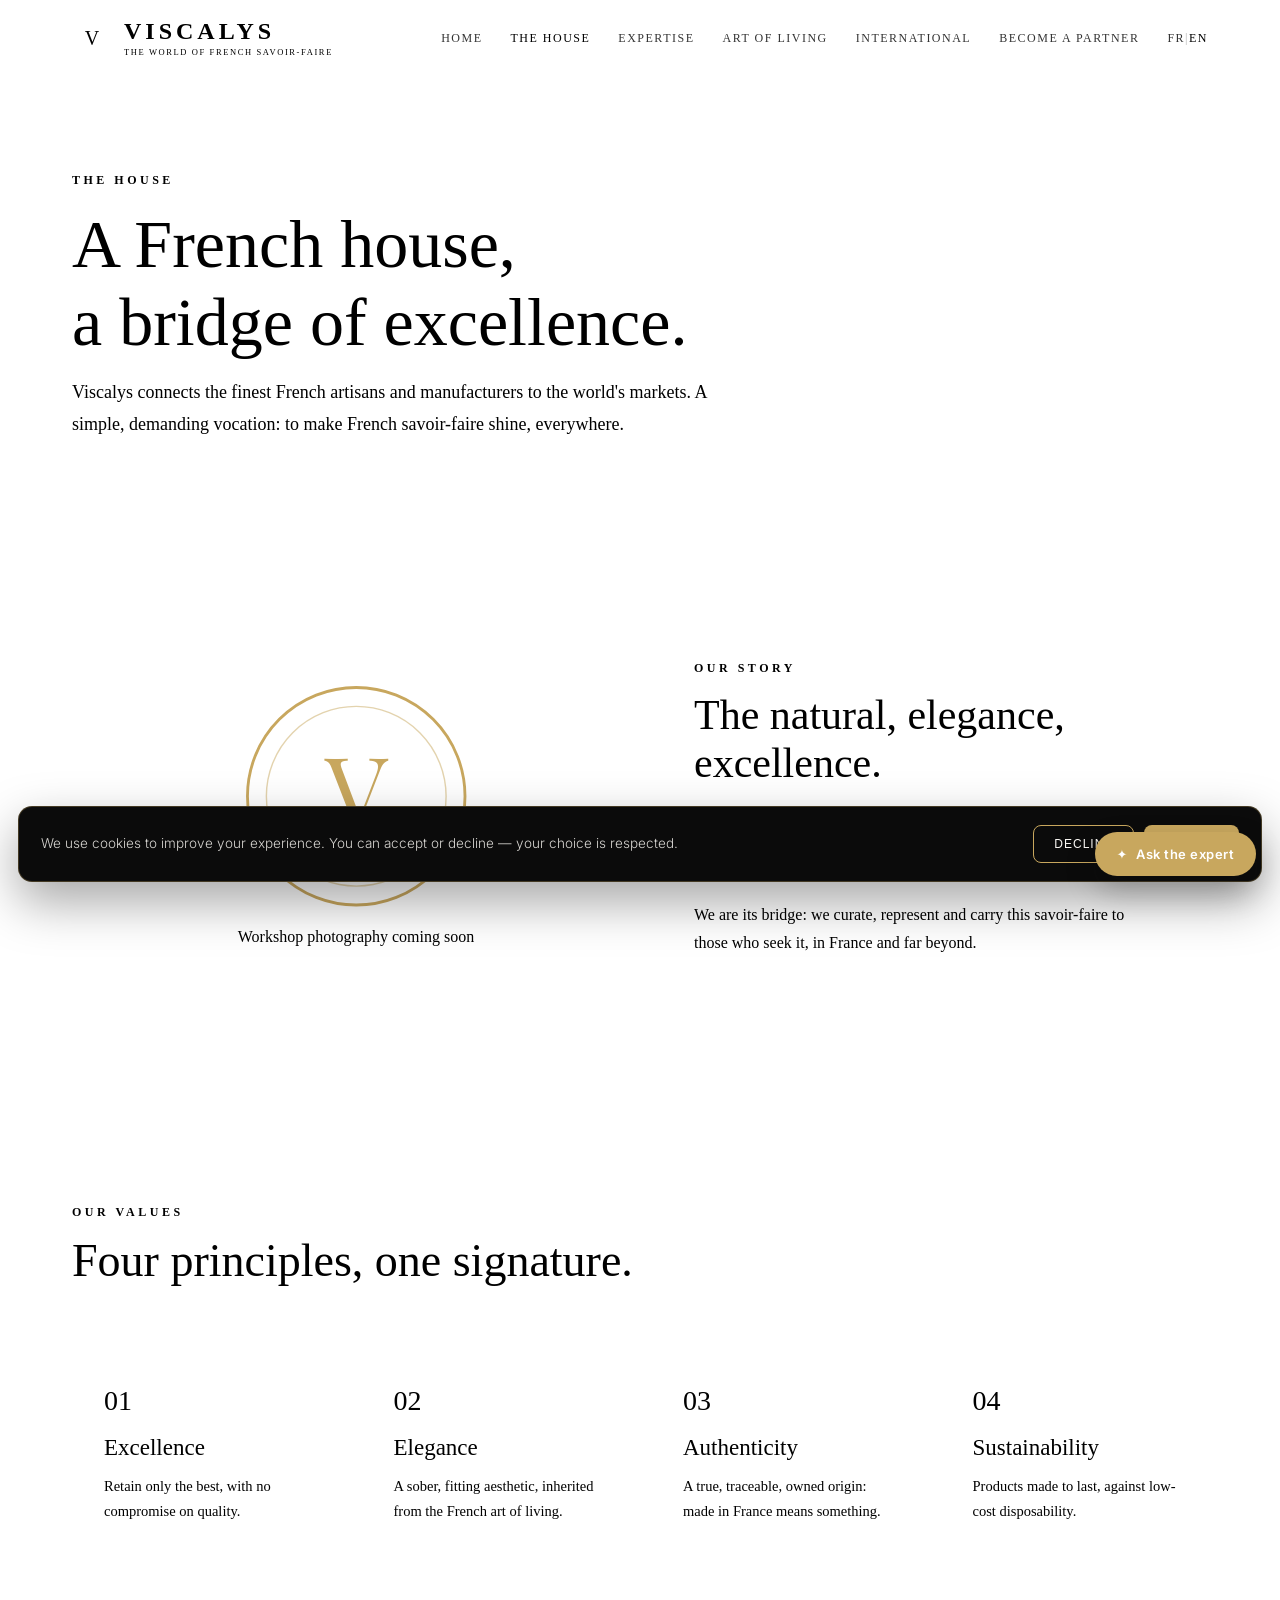
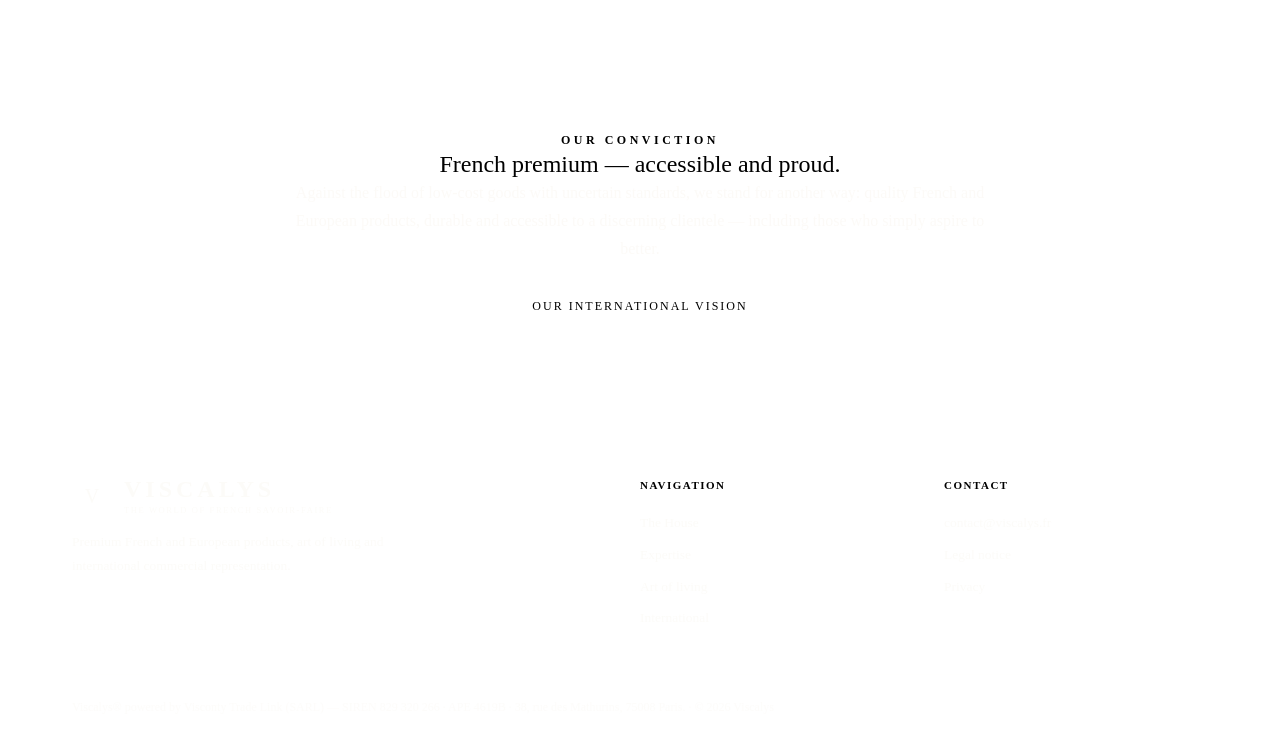
<file: en/maison.html>
<!DOCTYPE html>
<html lang="en">
<head>
<meta charset="UTF-8">
<meta name="viewport" content="width=device-width, initial-scale=1.0">
<title>The House — Viscalys | The World of French Savoir-faire</title>
<meta name="description" content="The Viscalys House: a premium French house connecting the finest French artisans and manufacturers to world markets. Vision, values, savoir-faire.">
<link rel="canonical" href="https://www.viscalys.fr/en/maison.html">
<link rel="alternate" hreflang="fr" href="https://www.viscalys.fr/maison.html">
<link rel="alternate" hreflang="en" href="https://www.viscalys.fr/en/maison.html">
<link rel="alternate" hreflang="x-default" href="https://www.viscalys.fr/maison.html">
<meta property="og:type" content="website">
<meta property="og:site_name" content="Viscalys">
<meta property="og:locale" content="en_US">
<meta property="og:locale:alternate" content="fr_FR">
<meta property="og:url" content="https://www.viscalys.fr/en/maison.html">
<meta property="og:title" content="The House — Viscalys">
<meta property="og:description" content="The Viscalys House: a premium French house connecting the finest French artisans and manufacturers to world markets.">
<meta name="twitter:card" content="summary">
<meta name="twitter:title" content="The House — Viscalys">
<meta name="twitter:description" content="The Viscalys House: a premium French house connecting the finest French artisans and manufacturers to world markets.">
<link rel="preconnect" href="https://fonts.googleapis.com"><link rel="preconnect" href="https://fonts.gstatic.com" crossorigin>
<link href="https://fonts.googleapis.com/css2?family=Playfair+Display:ital,wght@0,400;0,500;0,600;1,400;1,500&family=Inter:wght@300;400;500;600&display=swap" rel="stylesheet">
<link rel="stylesheet" href="../styles.css">
      <noscript><style>.reveal{opacity:1!important;transform:none!important}</style></noscript>
</head>
<body class="en">
<header>
  <div class="wrap nav">
    <a class="logo" href="index.html"><span class="mono">V</span><span class="logo-txt"><b>Viscalys</b><small data-fr="L'univers du savoir-faire français" data-en="The world of French savoir-faire">The world of French savoir-faire</small></span></a>
    <nav class="menu" id="menu">
      <a href="index.html" data-fr="Accueil" data-en="Home">Home</a>
      <a href="maison.html" class="active" data-fr="La Maison" data-en="The House">The House</a>
      <a href="expertises.html" data-fr="Expertises" data-en="Expertise">Expertise</a>
      <a href="art-de-vivre.html" data-fr="Art de vivre" data-en="Art of living">Art of living</a>
      <a href="international.html" data-fr="International" data-en="International">International</a>
      <a href="contact.html" data-fr="Devenir partenaire" data-en="Become a partner">Become a partner</a>
      <span class="lang"><a href="../maison.html" data-l="fr">FR</a><span style="opacity:.3">|</span><span class="active" data-l="en">EN</span></span>
    </nav>
    <button class="burger">☰</button>
  </div>
</header>

<section class="page-hero">
  <div class="wrap">
    <div class="eyebrow" data-fr="La Maison" data-en="The House">The House</div>
    <h1 data-fr="Une maison française,<br>passeuse d'excellence." data-en="A French house,<br>a bridge of excellence.">A French house,<br>a bridge of excellence.</h1>
    <p data-fr="Viscalys relie le meilleur des artisans et industriels français aux marchés du monde. Une vocation simple et exigeante : faire rayonner le savoir-faire français, partout." data-en="Viscalys connects the finest French artisans and manufacturers to the world's markets. A simple, demanding vocation: to make French savoir-faire shine, everywhere.">Viscalys connects the finest French artisans and manufacturers to the world's markets. A simple, demanding vocation: to make French savoir-faire shine, everywhere.</p>
  </div>
</section>

<section>
  <div class="wrap">
    <div class="split reveal">
              <div class="visual"><div class="visual-mono"><svg viewBox="0 0 100 100" fill="none" xmlns="http://www.w3.org/2000/svg"><circle cx="50" cy="50" r="46" stroke="#C8A75E" stroke-width="1.2"/><circle cx="50" cy="50" r="38" stroke="#C8A75E" stroke-width="0.6" opacity=".5"/><text x="50" y="64" text-anchor="middle" font-family="Playfair Display, Georgia, serif" font-size="42" fill="#C8A75E">V</text></svg><span data-fr="Photographies d'ateliers à venir" data-en="Workshop photography coming soon">Workshop photography coming soon</span></div></div>
      <div class="txt">
        <div class="eyebrow" data-fr="Notre récit" data-en="Our story">Our story</div>
        <h2 data-fr="Le naturel, l'élégance, l'exigence." data-en="The natural, elegance, excellence.">The natural, elegance, excellence.</h2>
        <p data-fr="Viscalys est née d'une conviction : la France possède un trésor — celui de mains expertes, d'ateliers patients et d'industries précises. Ce trésor mérite mieux que l'oubli face aux produits standardisés." data-en="Viscalys was born from a conviction: France holds a treasure — expert hands, patient workshops and precise industries. This treasure deserves better than to fade against standardised goods.">Viscalys was born from a conviction: France holds a treasure — expert hands, patient workshops and precise industries. This treasure deserves better than to fade against standardised goods.</p>
        <p data-fr="Nous en sommes les passeurs : nous sélectionnons, représentons et faisons voyager ce savoir-faire vers ceux qui le cherchent, en France et bien au-delà." data-en="We are its bridge: we curate, represent and carry this savoir-faire to those who seek it, in France and far beyond.">We are its bridge: we curate, represent and carry this savoir-faire to those who seek it, in France and far beyond.</p>
      </div>
    </div>
  </div>
</section>

<section class="soft">
  <div class="wrap">
    <div class="sec-head reveal"><div class="eyebrow" data-fr="Nos valeurs" data-en="Our values">Our values</div>
      <h2 data-fr="Quatre principes, une signature." data-en="Four principles, one signature.">Four principles, one signature.</h2></div>
    <div class="grid-4">
      <div class="card reveal"><div class="n">01</div><h3 data-fr="Exigence" data-en="Excellence">Excellence</h3><p data-fr="Ne retenir que le meilleur, sans compromis sur la qualité." data-en="Retain only the best, with no compromise on quality.">Retain only the best, with no compromise on quality.</p></div>
      <div class="card reveal"><div class="n">02</div><h3 data-fr="Élégance" data-en="Elegance">Elegance</h3><p data-fr="Une esthétique sobre et juste, héritée de l'art de vivre français." data-en="A sober, fitting aesthetic, inherited from the French art of living.">A sober, fitting aesthetic, inherited from the French art of living.</p></div>
      <div class="card reveal"><div class="n">03</div><h3 data-fr="Authenticité" data-en="Authenticity">Authenticity</h3><p data-fr="Une origine vraie, traçable et assumée : le made in France a un sens." data-en="A true, traceable, owned origin: made in France means something.">A true, traceable, owned origin: made in France means something.</p></div>
      <div class="card reveal"><div class="n">04</div><h3 data-fr="Durabilité" data-en="Sustainability">Sustainability</h3><p data-fr="Des produits faits pour durer, à rebours du jetable à bas coût." data-en="Products made to last, against low-cost disposability.">Products made to last, against low-cost disposability.</p></div>
    </div>
  </div>
</section>

<section class="dark center">
  <div class="wrap reveal" style="max-width:760px;margin:0 auto">
    <div class="eyebrow" data-fr="Notre conviction" data-en="Our conviction">Our conviction</div>
    <h2 data-fr="Le premium français, accessible et fier." data-en="French premium — accessible and proud.">French premium — accessible and proud.</h2>
    <p data-fr="Face à la déferlante de produits à bas coût aux normes incertaines, nous défendons une autre voie : des produits français et européens de qualité, durables, accessibles à une clientèle exigeante — y compris celle qui aspire simplement au mieux." data-en="Against the flood of low-cost goods with uncertain standards, we stand for another way: quality French and European products, durable and accessible to a discerning clientele — including those who simply aspire to better.">Against the flood of low-cost goods with uncertain standards, we stand for another way: quality French and European products, durable and accessible to a discerning clientele — including those who simply aspire to better.</p>
    <a class="btn btn-light" href="international.html" style="margin-top:18px" data-fr="Notre vision internationale" data-en="Our international vision">Our international vision</a>
  </div>
</section>

<footer>
  <div class="wrap">
    <div class="foot-grid">
      <div><a class="logo" href="index.html"><span class="mono">V</span><span class="logo-txt"><b>Viscalys</b><small data-fr="L'univers du savoir-faire français" data-en="The world of French savoir-faire">The world of French savoir-faire</small></span></a>
        <p style="max-width:340px;margin-top:14px" data-fr="Produits français et européens premium, art de vivre et représentation commerciale à l'international." data-en="Premium French and European products, art of living and international commercial representation.">Premium French and European products, art of living and international commercial representation.</p></div>
      <div><h4 data-fr="Navigation" data-en="Navigation">Navigation</h4>
        <a href="maison.html" data-fr="La Maison" data-en="The House">The House</a><a href="expertises.html" data-fr="Expertises" data-en="Expertise">Expertise</a><a href="art-de-vivre.html" data-fr="Art de vivre" data-en="Art of living">Art of living</a><a href="international.html" data-fr="International" data-en="International">International</a></div>
      <div><h4 data-fr="Contact" data-en="Contact">Contact</h4>
        <a href="contact.html">contact@viscalys.fr</a><a href="../mentions-legales.html?lang=en" data-fr="Mentions légales" data-en="Legal notice">Legal notice</a><a href="../confidentialite.html?lang=en" data-fr="Confidentialité" data-en="Privacy">Privacy</a></div>
    </div>
    <div class="legal"><span data-fr="Viscalys® propulsé par la SARL Visconty Trade Link — SIREN 829 320 266 · APE 4619B · 38, rue des Mathurins, 75008 Paris." data-en="Viscalys® powered by Visconty Trade Link (SARL) — SIREN 829 320 266 · APE 4619B · 38, rue des Mathurins, 75008 Paris.">Viscalys® powered by Visconty Trade Link (SARL) — SIREN 829 320 266 · APE 4619B · 38, rue des Mathurins, 75008 Paris.</span> · © <span data-year></span> Viscalys</div>
  </div>
</footer>
<script src="../app.js"></script>
</body>
</html>
</file>
<file: styles.css>
—/* ============================================================
   VISCALYS — Feuille de style commune
   Charte : Noir #0B0B0B · Or brossé #C8A75E · Beige #EFE8DD · Gris chaud #7A7A7A
   Typo : Playfair Display (titres) + Inter (texte)
   ============================================================ */
:root{
  --black:#0B0B0B; --gold:#C8A75E; --beige:#EFE8DD; --grey:#7A7A7A;
  --cream:#FBF9F5; --line:rgba(11,11,11,.12); --gold-soft:rgba(200,167,94,.30);
  --serif:"Playfair Display",Georgia,serif; --sans:"Inter",system-ui,sans-serif;
}
*{ box-sizing:border-box; margin:0; padding:0; }
html{ scroll-behavior:smooth; }
body{ background:var(--beige); color:var(--black); font-family:var(--sans); font-weight:300; line-height:1.75; overflow-x:hidden; }
h1,h2,h3,.serif{ font-family:var(--serif); font-weight:500; line-height:1.15; }
a{ color:inherit; text-decoration:none; }
img{ max-width:100%; display:block; }
.wrap{ max-width:1200px; margin:0 auto; padding:0 32px; }
.gold{ color:var(--gold); } .muted{ color:var(--grey); }
.eyebrow{ font-size:12px; letter-spacing:3.5px; text-transform:uppercase; color:var(--gold); font-weight:600; }
.center{ text-align:center; }

/* Boutons */
.btn{ font-family:var(--sans); font-size:12px; letter-spacing:2px; text-transform:uppercase; font-weight:500; padding:15px 34px; border:1.5px solid var(--gold); cursor:pointer; transition:.35s; display:inline-block; background:none; }
.btn-primary{ background:var(--gold); color:#fff; } .btn-primary:hover{ background:transparent; color:var(--black); }
.btn-ghost{ color:var(--black); } .btn-ghost:hover{ background:var(--gold); color:#fff; }
.btn-light{ color:var(--cream); } .btn-light:hover{ background:var(--gold); color:var(--black); }

/* Header */
header{ position:fixed; top:0; left:0; right:0; z-index:100; padding:18px 0; transition:.4s; }
header.scrolled{ background:rgba(239,232,221,.92); backdrop-filter:blur(8px); border-bottom:1px solid var(--line); padding:10px 0; }
.nav{ display:flex; align-items:center; justify-content:space-between; }
.logo{ display:flex; align-items:center; gap:12px; }
.logo .mono{ display:inline-flex; align-items:center; justify-content:center; width:40px;height:40px;border:1.5px solid var(--gold); border-radius:50%; color:var(--gold); font-family:var(--serif); font-size:20px; }
.logo .logo-txt{ display:flex; flex-direction:column; line-height:1; }
.logo .logo-txt b{ font-family:var(--serif); font-size:24px; letter-spacing:4px; text-transform:uppercase; font-weight:600; }
.logo .logo-txt small{ font-size:8.5px; letter-spacing:1.6px; text-transform:uppercase; color:var(--gold); margin-top:5px; font-weight:500; }
.menu{ display:flex; gap:28px; align-items:center; font-size:12px; letter-spacing:1.5px; text-transform:uppercase; font-weight:500; }
.menu a{ opacity:.8; transition:.3s; } .menu a:hover,.menu a.active{ opacity:1; color:var(--gold); }
.lang button{ background:none; border:none; color:var(--black); opacity:.45; cursor:pointer; font-size:12px; letter-spacing:1px; font-weight:500; padding:4px; }
.lang button.active{ opacity:1; color:var(--gold); }
.burger{ display:none; background:none;border:none;color:var(--black);font-size:24px;cursor:pointer; }

/* Page hero (pages intérieures) */
.page-hero{ padding:170px 0 70px; background:radial-gradient(circle at 78% 25%,#fff,var(--beige) 60%); }
.page-hero h1{ font-size:clamp(38px,6vw,68px); margin:14px 0 16px; }
.page-hero p{ max-width:660px; color:var(--grey); font-size:18px; }

/* Sections */
section{ padding:84px 0; }
.sec-head{ max-width:680px; margin-bottom:50px; }
.sec-head h2{ font-size:clamp(28px,4.3vw,46px); margin:12px 0 16px; }
.sec-head p{ color:var(--grey); }
.dark{ background:var(--black); color:var(--cream); }
.dark h2,.dark h3{ color:var(--cream); } .dark p{ color:rgba(251,249,245,.8); } .dark .eyebrow{ color:var(--gold); }
.soft{ background:#fff; border-top:1px solid var(--line); border-bottom:1px solid var(--line); }

/* Grilles génériques */
.grid-2{ display:grid; grid-template-columns:1fr 1fr; gap:24px; }
.grid-3{ display:grid; grid-template-columns:repeat(3,1fr); gap:24px; }
.grid-4{ display:grid; grid-template-columns:repeat(4,1fr); gap:22px; }
.card{ background:var(--cream); border:1px solid var(--line); padding:38px 32px; transition:.35s; }
.card:hover{ border-color:var(--gold); transform:translateY(-4px); box-shadow:0 20px 40px rgba(11,11,11,.06); }
.card .tag{ font-size:11px; letter-spacing:2.5px; text-transform:uppercase; color:var(--gold); font-weight:600; }
.card h3{ font-size:23px; margin:10px 0 12px; } .card p{ font-size:14.5px; color:var(--grey); }
.card .n{ font-family:var(--serif); font-size:28px; color:var(--gold); }

/* Split image/texte */
.split{ display:grid; grid-template-columns:1fr 1fr; align-items:stretch; border:1px solid var(--line); background:var(--cream); }
.split .visual{ background:linear-gradient(150deg,#15130f,var(--black)); min-height:440px; display:flex; align-items:center; justify-content:center; }
.split .visual .ph{ font-family:var(--serif); font-style:italic; color:var(--gold); opacity:.75; font-size:20px; text-align:center; padding:30px; }
.split .txt{ padding:60px 54px; display:flex; flex-direction:column; justify-content:center; }
.split .txt h2{ font-size:clamp(28px,3.5vw,42px); margin:12px 0 16px; } .split .txt p{ color:var(--grey); margin-bottom:14px; }

/* Formulaire */
.form{ display:grid; grid-template-columns:1fr 1fr; gap:18px; max-width:760px; }
.form .full{ grid-column:1/-1; }
.form label{ display:block; font-size:12px; letter-spacing:1.5px; text-transform:uppercase; color:var(--grey); margin-bottom:7px; font-weight:500; }
.form input,.form select,.form textarea{ width:100%; border:1px solid var(--line); background:#fff; border-radius:8px; padding:13px 14px; font-family:var(--sans); font-size:15px; color:var(--black); outline:none; transition:.3s; }
.form input:focus,.form select:focus,.form textarea:focus{ border-color:var(--gold); }
.form textarea{ min-height:140px; resize:vertical; }
.form .consent{ font-size:13px; color:var(--grey); display:flex; gap:10px; align-items:flex-start; }
.form .consent input{ width:auto; margin-top:4px; }

/* Footer */
footer{ background:var(--black); color:var(--cream); padding:60px 0 36px; font-size:13.5px; }
.foot-grid{ display:grid; grid-template-columns:2fr 1fr 1fr; gap:40px; margin-bottom:36px; }
footer .logo .logo-txt b{ color:var(--cream); }
footer h4{ font-weight:600; letter-spacing:1.5px; text-transform:uppercase; font-size:11px; color:var(--gold); margin-bottom:16px; }
footer a{ color:rgba(251,249,245,.75); display:block; margin-bottom:8px; } footer a:hover{ color:var(--gold); }
footer p{ color:rgba(251,249,245,.65); }
.legal{ color:rgba(251,249,245,.5); font-size:12px; line-height:1.8; border-top:1px solid rgba(251,249,245,.12); padding-top:22px; }
.legal a{ display:inline; opacity:.85; }

/* Reveal + langue */
.reveal{ opacity:0; transform:translateY(26px); transition:.9s cubic-bezier(.2,.7,.2,1); } .reveal.in{ opacity:1; transform:none; }
/* Langue gérée en JS : remplacement du texte via data-fr/data-en (voir app.js). */

/* Bandeau cookies */
.cookie{ position:fixed; left:18px; right:18px; bottom:18px; z-index:190; background:var(--black); color:var(--cream); border:1px solid var(--gold-soft); border-radius:14px; padding:18px 22px; display:none; gap:16px; align-items:center; justify-content:space-between; flex-wrap:wrap; box-shadow:0 20px 50px rgba(0,0,0,.35); }
.cookie.show{ display:flex; }
.cookie p{ font-size:13.5px; color:rgba(251,249,245,.85); max-width:680px; }
.cookie .cbtns{ display:flex; gap:10px; }
.cookie button{ font-size:12px; letter-spacing:1px; text-transform:uppercase; padding:11px 20px; border-radius:8px; cursor:pointer; border:1px solid var(--gold); }
.cookie .acc{ background:var(--gold); color:#fff; border:none; } .cookie .ref{ background:transparent; color:var(--cream); }

/* Chatbot (injecté par app.js) */
.chat-fab{ position:fixed; right:24px; bottom:24px; z-index:200; background:var(--gold); color:#fff; border:none; border-radius:40px; padding:14px 22px; font-family:var(--sans); font-size:13px; font-weight:600; letter-spacing:.5px; cursor:pointer; box-shadow:0 14px 30px rgba(11,11,11,.25); display:flex; align-items:center; gap:8px; transition:.3s; }
.chat-fab:hover{ transform:translateY(-3px); }
.chat-panel{ position:fixed; right:24px; bottom:24px; z-index:201; width:380px; max-width:calc(100vw - 32px); height:560px; max-height:calc(100vh - 48px); background:var(--cream); border:1px solid var(--gold-soft); border-radius:16px; box-shadow:0 30px 70px rgba(11,11,11,.35); display:none; flex-direction:column; overflow:hidden; }
.chat-panel.open{ display:flex; }
.chat-head{ background:var(--black); color:var(--cream); padding:16px 18px; display:flex; align-items:center; gap:12px; }
.chat-head .av{ width:38px;height:38px;border-radius:50%; background:linear-gradient(135deg,#e0c894,var(--gold)); color:var(--black); display:flex;align-items:center;justify-content:center; font-family:var(--serif); font-weight:700; }
.chat-head b{ font-family:var(--serif); font-size:16px; } .chat-head small{ display:block; color:var(--gold); font-size:11px; }
.chat-head .x{ margin-left:auto; background:none; border:none; color:var(--cream); font-size:20px; cursor:pointer; opacity:.7; }
.chat-body{ flex:1; overflow-y:auto; padding:18px; display:flex; flex-direction:column; gap:12px; }
.msg{ max-width:85%; padding:11px 14px; border-radius:12px; font-size:14px; line-height:1.55; }
.msg.bot{ background:#fff; border:1px solid var(--line); align-self:flex-start; }
.msg.me{ background:var(--gold); color:#fff; align-self:flex-end; }
.chat-sugg{ display:flex; flex-wrap:wrap; gap:7px; padding:0 18px 10px; }
.chat-sugg button{ font-size:12px; border:1px solid var(--gold-soft); background:#fff; color:var(--black); border-radius:20px; padding:6px 12px; cursor:pointer; }
.chat-sugg button:hover{ border-color:var(--gold); }
.chat-in{ display:flex; gap:8px; padding:14px; border-top:1px solid var(--line); background:#fff; }
.chat-in input{ flex:1; border:1px solid var(--line); border-radius:10px; padding:11px 12px; font-family:var(--sans); font-size:14px; outline:none; }
.chat-in input:focus{ border-color:var(--gold); }
.chat-in button{ background:var(--gold); color:#fff; border:none; border-radius:10px; padding:0 16px; cursor:pointer; font-weight:600; }
.chat-note{ font-size:10.5px; color:var(--grey); text-align:center; padding:0 14px 10px; }

@media(max-width:900px){
  .grid-2,.grid-3,.grid-4,.split,.form{ grid-template-columns:1fr; }
  .foot-grid{ grid-template-columns:1fr; }
  .menu{ display:none; } .burger{ display:block; }
  .menu.open{ display:flex; position:absolute; top:60px; left:0; right:0; flex-direction:column; background:rgba(239,232,221,.98); padding:22px 32px; gap:16px; border-bottom:1px solid var(--line); }
}
</file>
